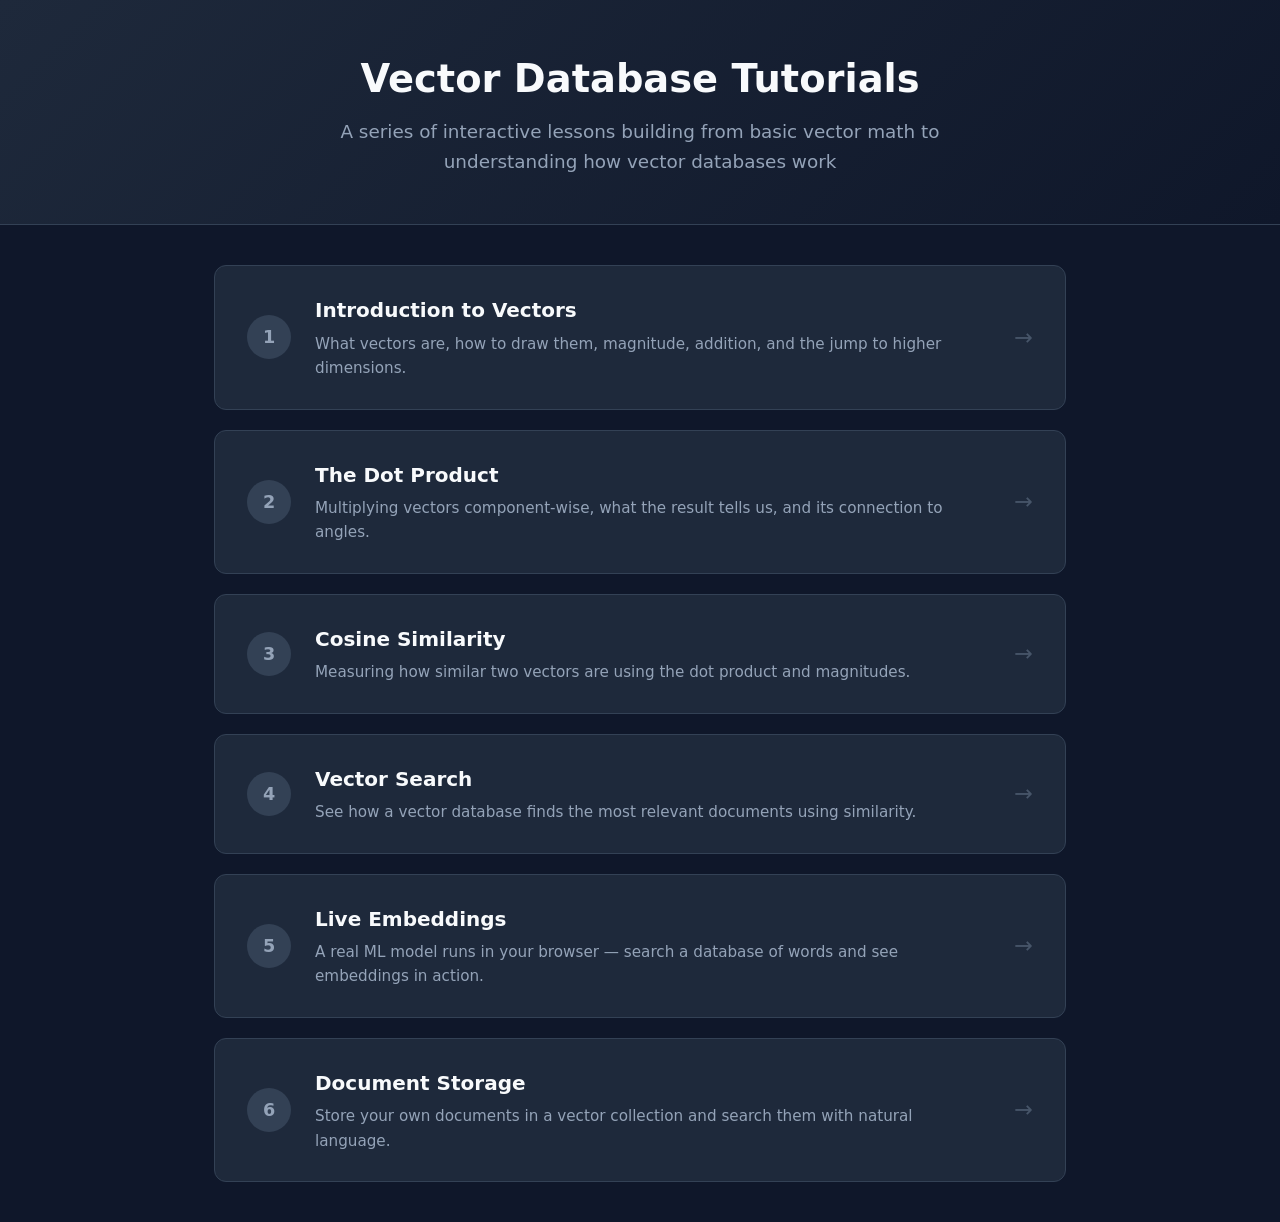
<file: index.html>
<!DOCTYPE html>
<html lang="en">
<head>
    <meta charset="UTF-8">
    <meta name="viewport" content="width=device-width, initial-scale=1.0">
    <title>Vector Database Tutorials</title>
    <style>
        *, *::before, *::after {
            box-sizing: border-box;
            margin: 0;
            padding: 0;
        }

        body {
            font-family: 'Segoe UI', system-ui, -apple-system, sans-serif;
            background: #0f172a;
            color: #e2e8f0;
            line-height: 1.6;
            min-height: 100vh;
        }

        header {
            background: linear-gradient(135deg, #1e293b, #0f172a);
            border-bottom: 1px solid #334155;
            padding: 3rem 2rem;
            text-align: center;
        }

        header h1 {
            font-size: 2.4rem;
            color: #f8fafc;
            margin-bottom: 0.5rem;
        }

        header p {
            color: #94a3b8;
            font-size: 1.15rem;
            max-width: 600px;
            margin: 0 auto;
        }

        main {
            max-width: 900px;
            margin: 0 auto;
            padding: 2.5rem 1.5rem;
        }

        .cards {
            display: grid;
            grid-template-columns: 1fr;
            gap: 1.25rem;
        }

        .card {
            background: #1e293b;
            border: 1px solid #334155;
            border-radius: 12px;
            padding: 1.75rem 2rem;
            text-decoration: none;
            color: inherit;
            display: grid;
            grid-template-columns: auto 1fr auto;
            align-items: center;
            gap: 1.5rem;
            transition: border-color 0.25s, transform 0.2s, box-shadow 0.25s;
        }

        .card:hover {
            border-color: #38bdf8;
            transform: translateY(-2px);
            box-shadow: 0 4px 24px rgba(56, 189, 248, 0.08);
        }

        .card-number {
            background: #334155;
            color: #94a3b8;
            font-weight: 700;
            font-size: 1.1rem;
            width: 44px;
            height: 44px;
            display: flex;
            align-items: center;
            justify-content: center;
            border-radius: 50%;
            flex-shrink: 0;
        }

        .card:hover .card-number {
            background: #38bdf8;
            color: #0f172a;
        }

        .card-body h2 {
            font-size: 1.25rem;
            color: #f8fafc;
            margin-bottom: 0.35rem;
        }

        .card-body p {
            color: #94a3b8;
            font-size: 0.95rem;
            margin: 0;
        }

        .card-arrow {
            color: #475569;
            font-size: 1.4rem;
            transition: color 0.2s, transform 0.2s;
        }

        .card:hover .card-arrow {
            color: #38bdf8;
            transform: translateX(4px);
        }

        .card.coming-soon {
            opacity: 0.45;
            pointer-events: none;
        }

        .card.coming-soon .card-body h2::after {
            content: 'Coming Soon';
            font-size: 0.7rem;
            font-weight: 600;
            color: #94a3b8;
            background: #334155;
            padding: 0.15rem 0.5rem;
            border-radius: 20px;
            margin-left: 0.75rem;
            vertical-align: middle;
        }

        @media (max-width: 600px) {
            .card {
                grid-template-columns: auto 1fr;
                gap: 1rem;
            }
            .card-arrow {
                display: none;
            }
            header h1 {
                font-size: 1.8rem;
            }
        }
    </style>
</head>
<body>

<header>
    <h1>Vector Database Tutorials</h1>
    <p>A series of interactive lessons building from basic vector math to understanding how vector databases work</p>
</header>

<main>
    <div class="cards">
        <a href="vectors.html" class="card">
            <div class="card-number">1</div>
            <div class="card-body">
                <h2>Introduction to Vectors</h2>
                <p>What vectors are, how to draw them, magnitude, addition, and the jump to higher dimensions.</p>
            </div>
            <div class="card-arrow">&rarr;</div>
        </a>

        <a href="dot-product.html" class="card">
            <div class="card-number">2</div>
            <div class="card-body">
                <h2>The Dot Product</h2>
                <p>Multiplying vectors component-wise, what the result tells us, and its connection to angles.</p>
            </div>
            <div class="card-arrow">&rarr;</div>
        </a>

        <a href="cosine-similarity.html" class="card">
            <div class="card-number">3</div>
            <div class="card-body">
                <h2>Cosine Similarity</h2>
                <p>Measuring how similar two vectors are using the dot product and magnitudes.</p>
            </div>
            <div class="card-arrow">&rarr;</div>
        </a>

        <a href="vector-search.html" class="card">
            <div class="card-number">4</div>
            <div class="card-body">
                <h2>Vector Search</h2>
                <p>See how a vector database finds the most relevant documents using similarity.</p>
            </div>
            <div class="card-arrow">&rarr;</div>
        </a>

        <a href="embeddings.html" class="card">
            <div class="card-number">5</div>
            <div class="card-body">
                <h2>Live Embeddings</h2>
                <p>A real ML model runs in your browser &mdash; search a database of words and see embeddings in action.</p>
            </div>
            <div class="card-arrow">&rarr;</div>
        </a>

        <a href="document-storage.html" class="card">
            <div class="card-number">6</div>
            <div class="card-body">
                <h2>Document Storage</h2>
                <p>Store your own documents in a vector collection and search them with natural language.</p>
            </div>
            <div class="card-arrow">&rarr;</div>
        </a>
    </div>
</main>

</body>
</html>
</file>
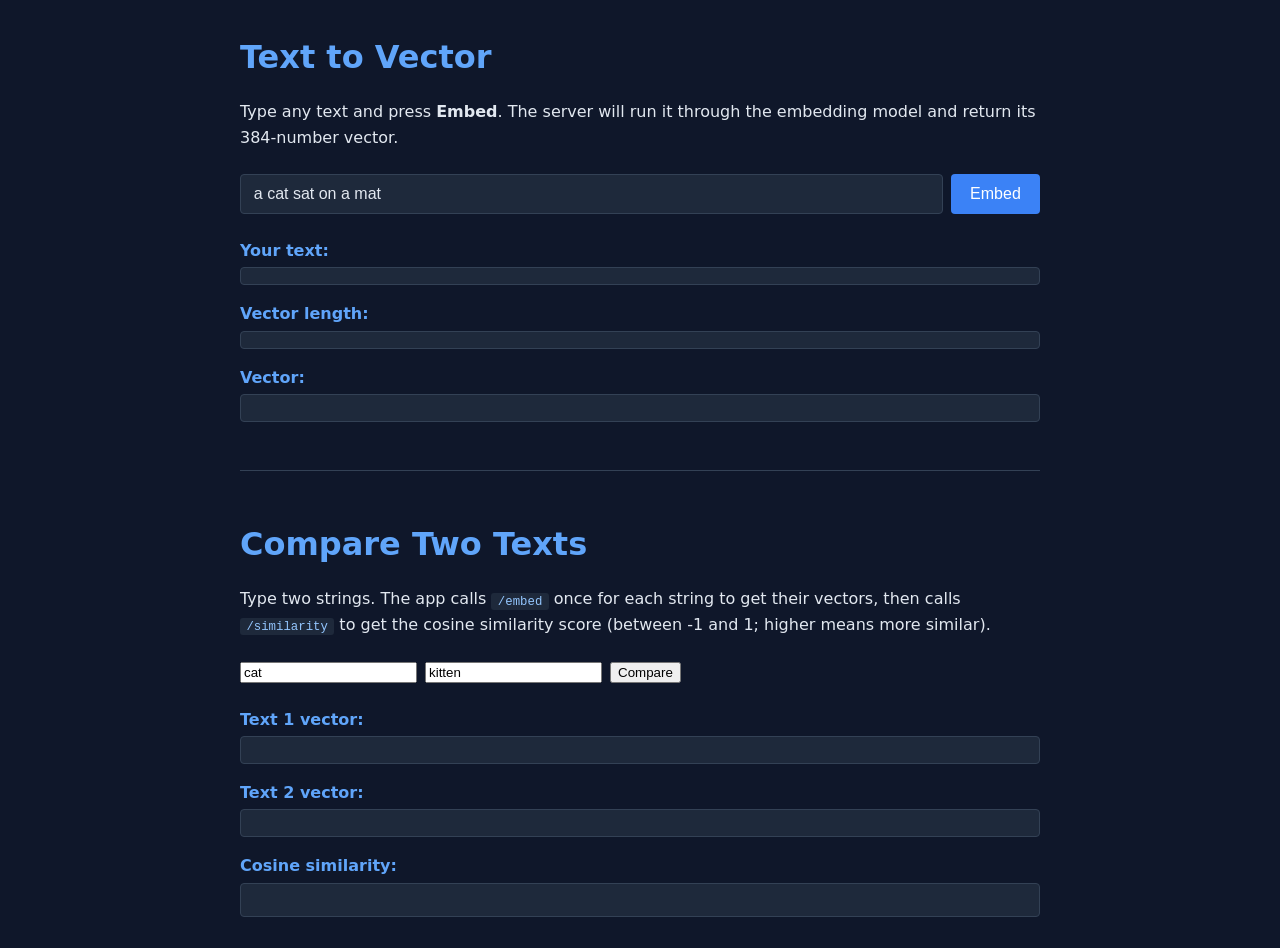
<file: app/static/index.html>
<!DOCTYPE html>
<html lang="en">
<head>
  <meta charset="UTF-8">
  <title>Text to Vector</title>
  <link rel="stylesheet" href="style.css">
</head>
<body>
  <h1>Text to Vector</h1>
  <p>Type any text and press <strong>Embed</strong>. The server will run it through the embedding model and return its 384-number vector.</p>

  <div class="controls">
    <input type="text" id="text-input" value="a cat sat on a mat">
    <button id="embed-button">Embed</button>
  </div>

  <div class="result">
    <div class="label">Your text:</div>
    <div id="text-out"></div>

    <div class="label">Vector length:</div>
    <div id="length-out"></div>

    <div class="label">Vector:</div>
    <pre id="vector-out"></pre>
  </div>

  <hr>

  <h1>Compare Two Texts</h1>
  <p>Type two strings. The app calls <code>/embed</code> once for each string to get their vectors, then calls <code>/similarity</code> to get the cosine similarity score (between -1 and 1; higher means more similar).</p>

  <div class="controls">
    <input type="text" id="text1-input" value="cat">
    <input type="text" id="text2-input" value="kitten">
    <button id="compare-button">Compare</button>
  </div>

  <div class="result">
    <div class="label">Text 1 vector:</div>
    <pre id="vector1-out" class="vector-display"></pre>

    <div class="label">Text 2 vector:</div>
    <pre id="vector2-out" class="vector-display"></pre>

    <div class="label">Cosine similarity:</div>
    <div id="similarity-out" class="score"></div>
  </div>

  <script src="script.js"></script>
</body>
</html>
</file>
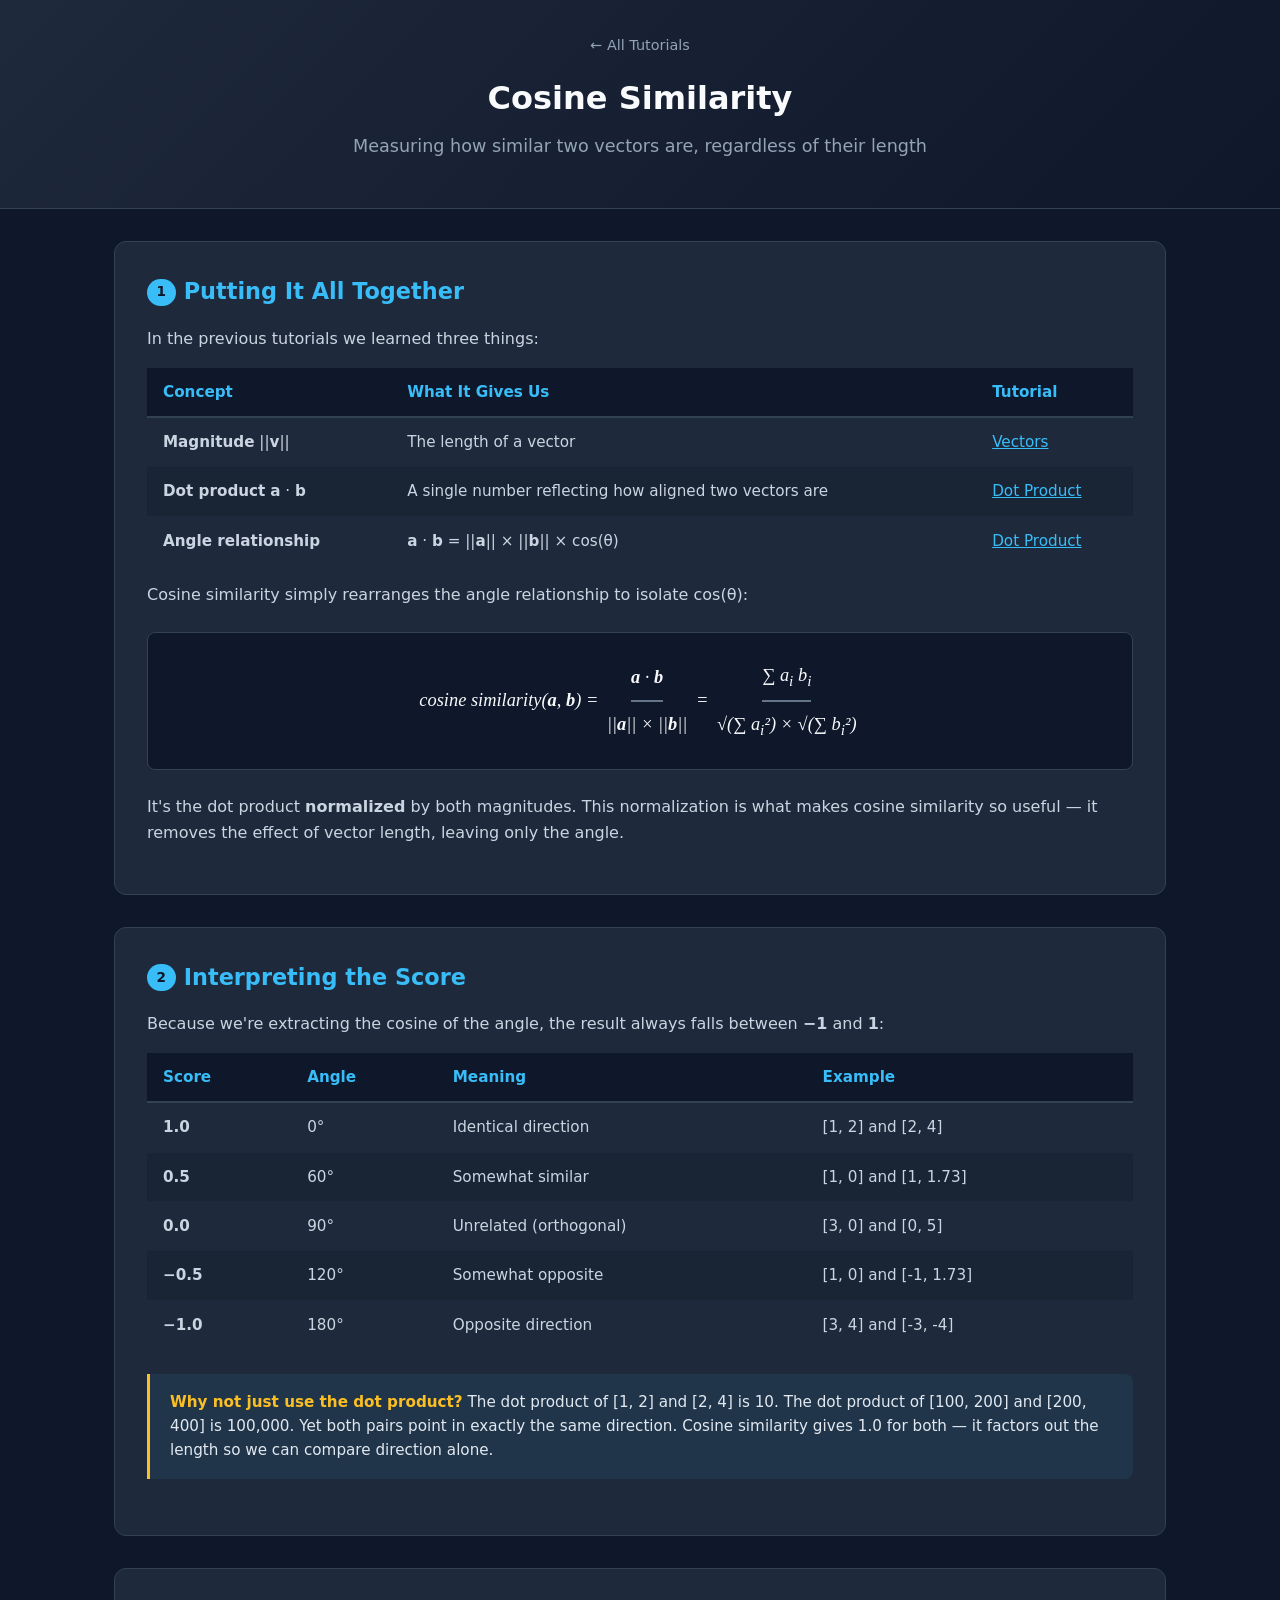
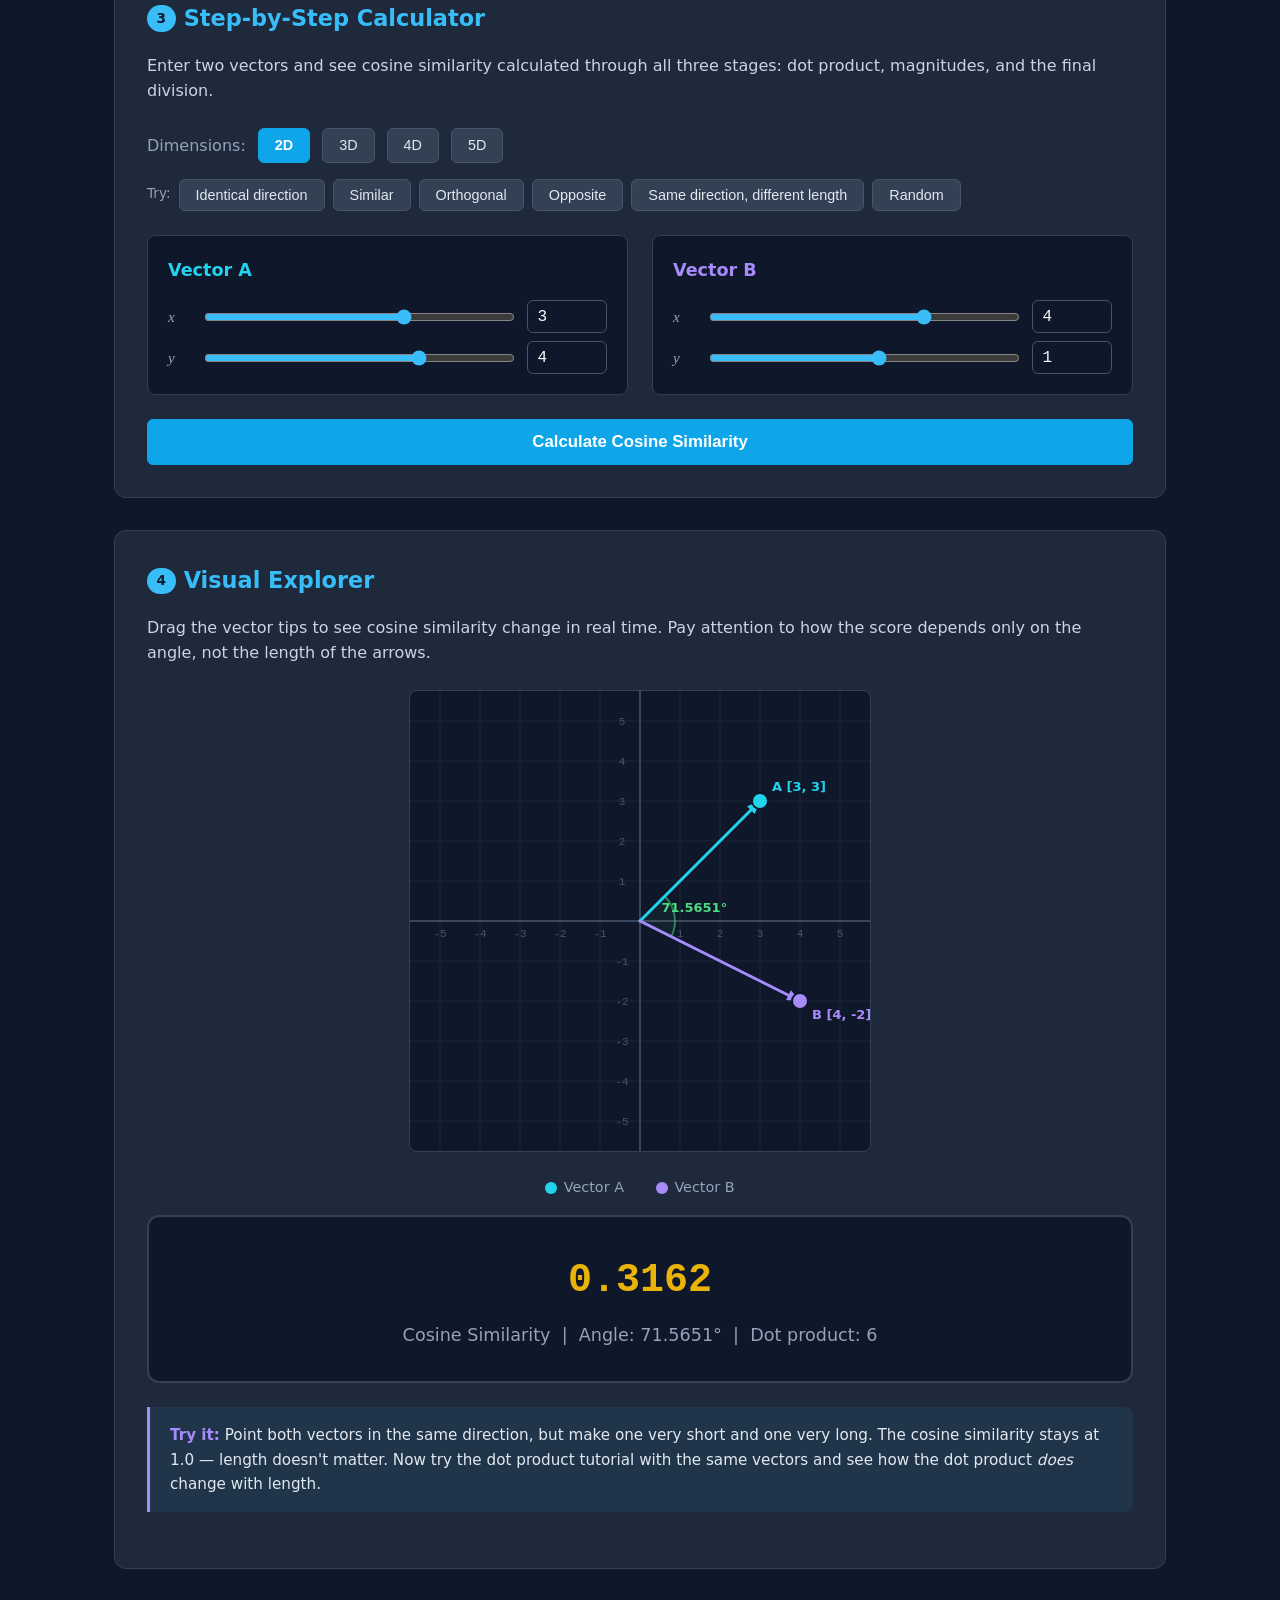
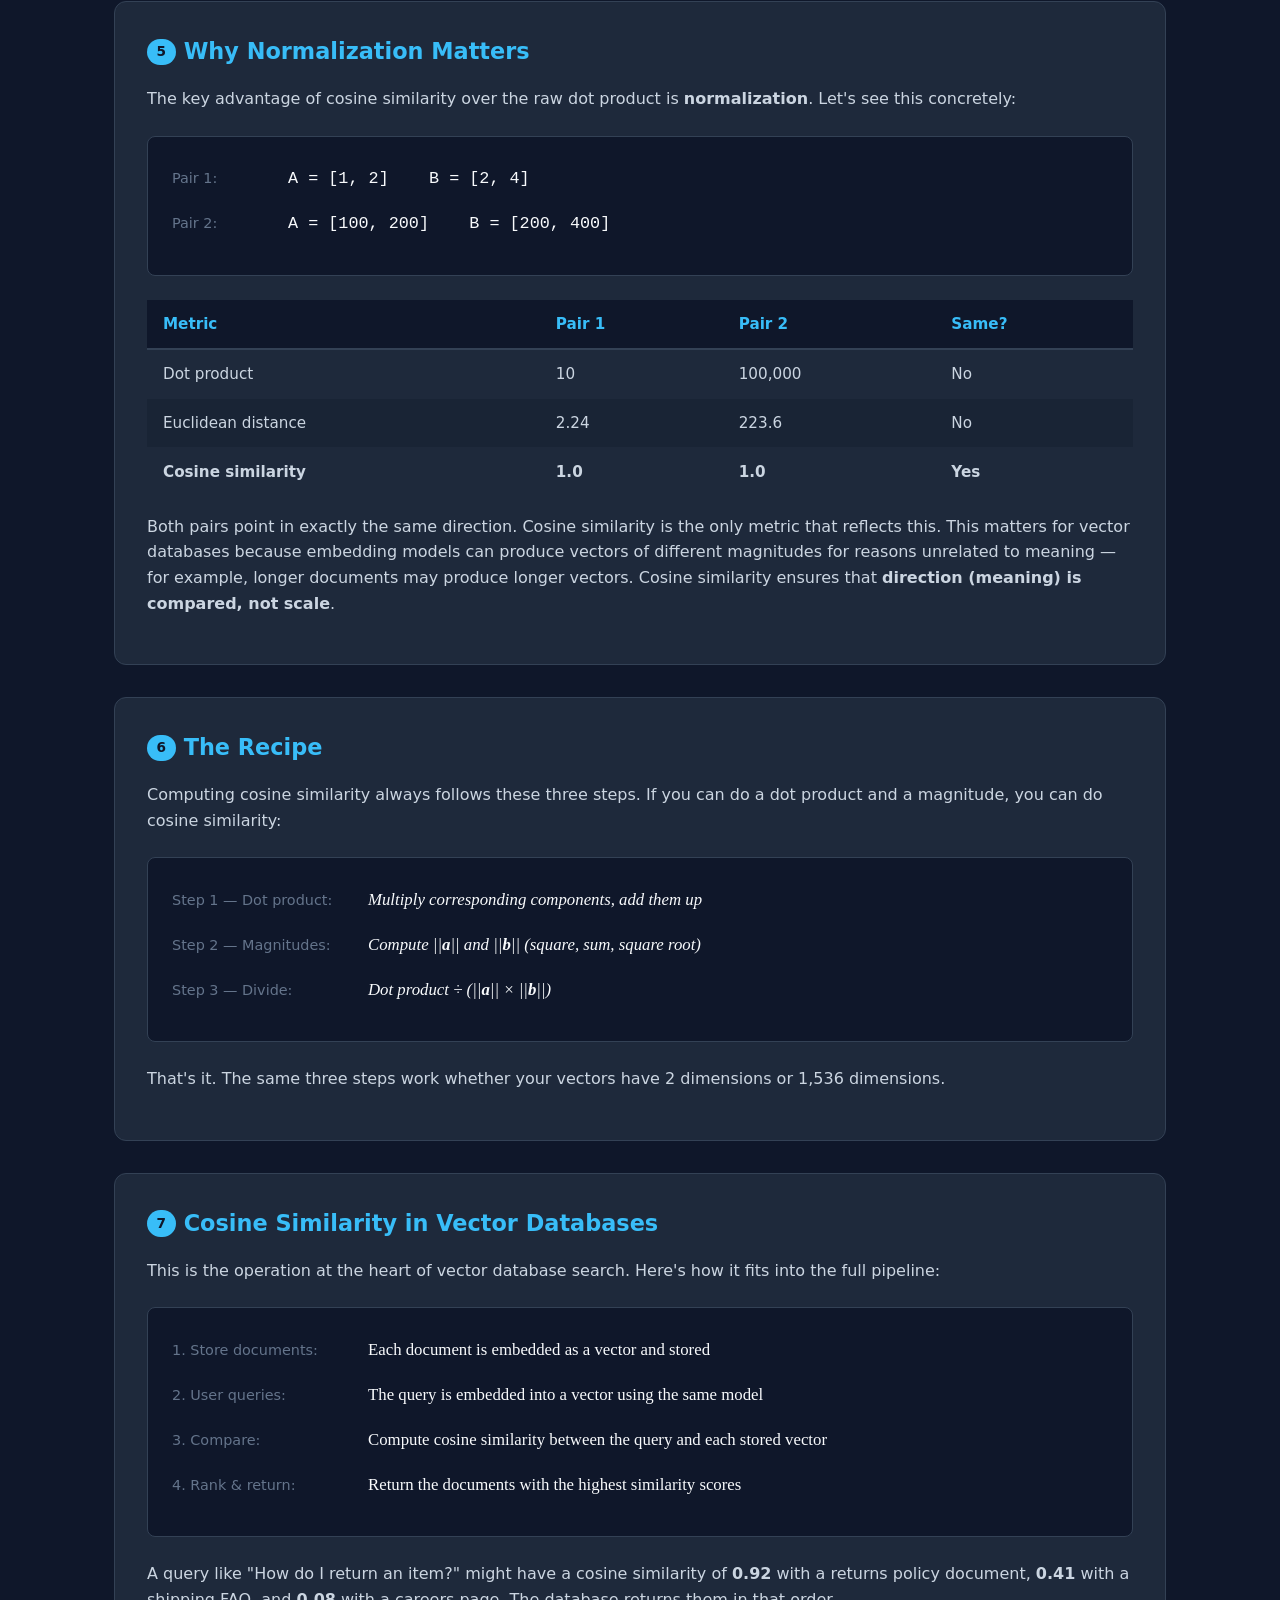
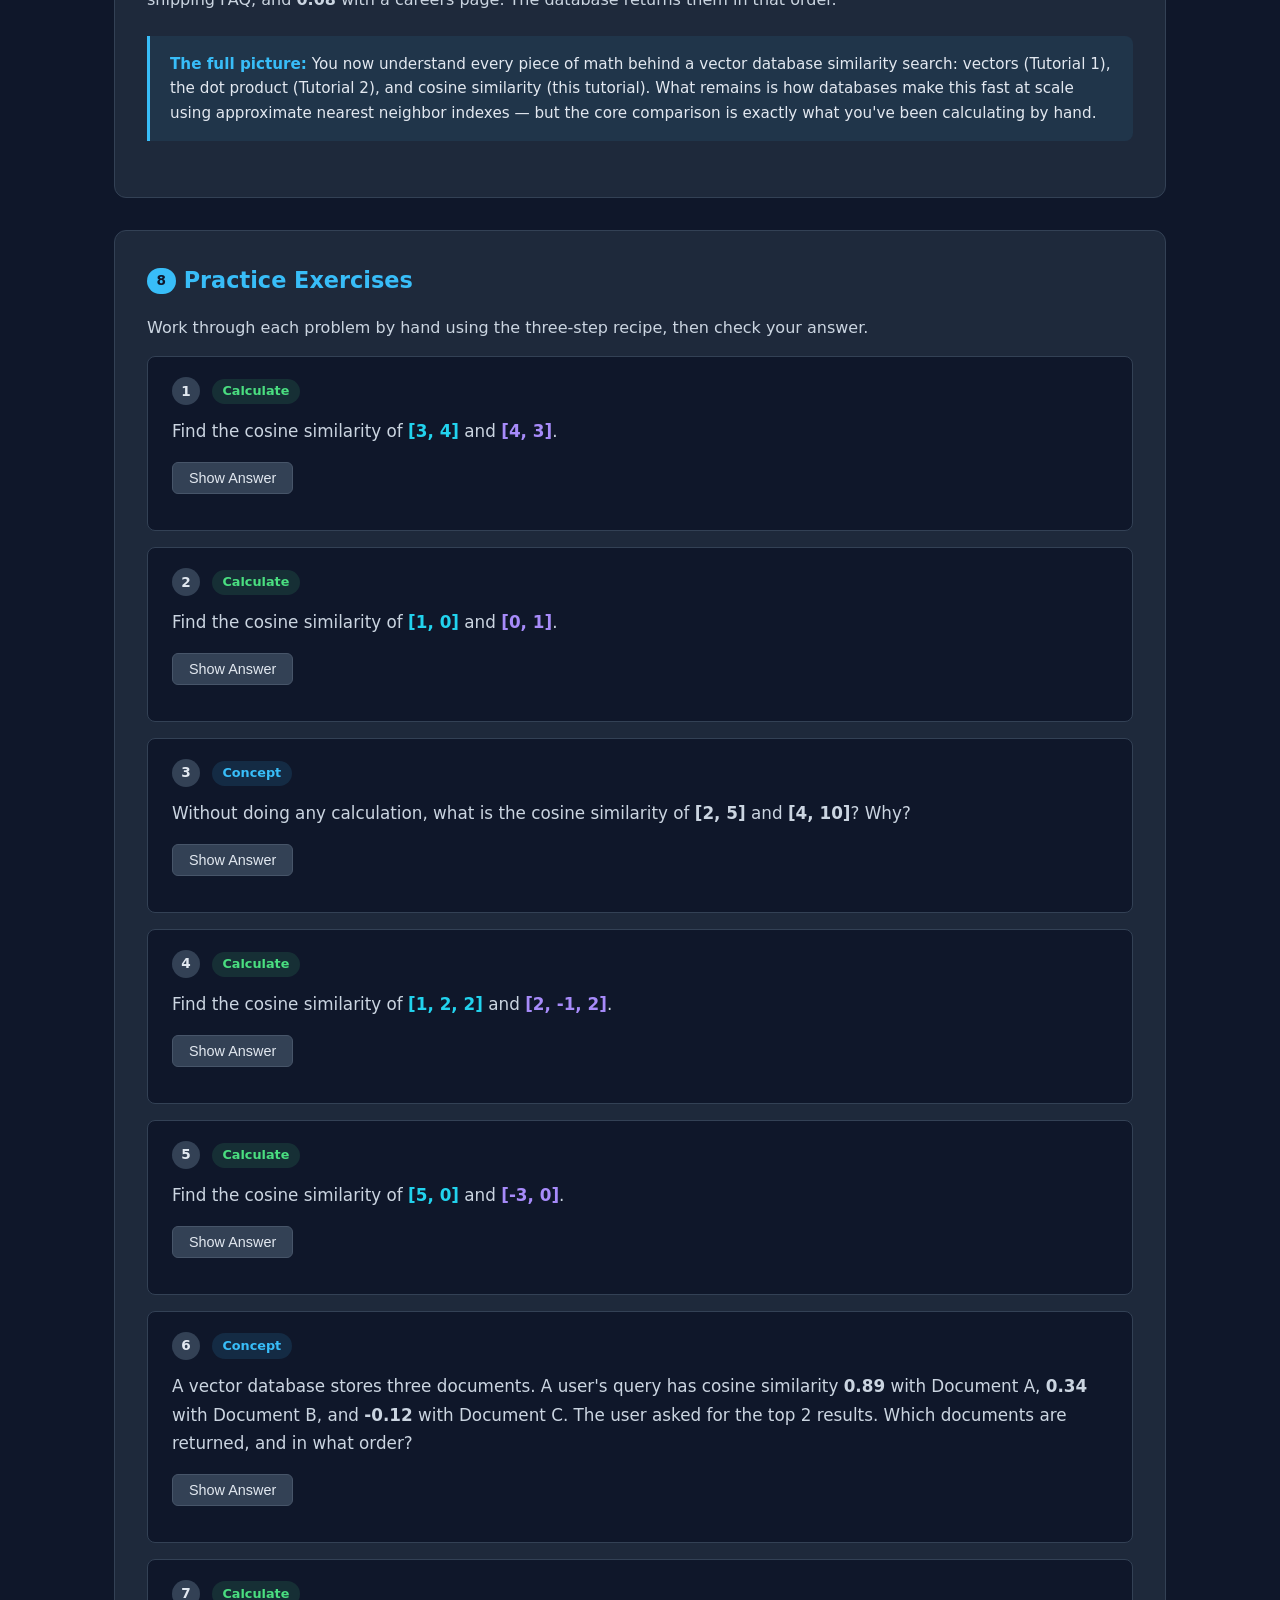
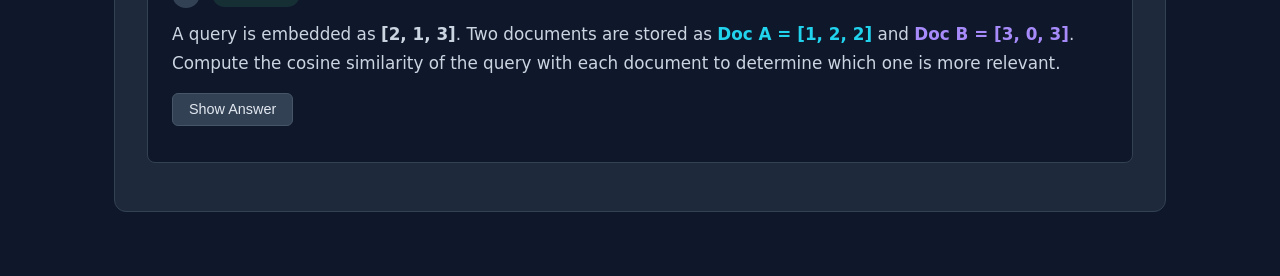
<file: cosine-similarity.html>
<!DOCTYPE html>
<html lang="en">
<head>
    <meta charset="UTF-8">
    <meta name="viewport" content="width=device-width, initial-scale=1.0">
    <title>Cosine Similarity</title>
    <style>
        *, *::before, *::after {
            box-sizing: border-box;
            margin: 0;
            padding: 0;
        }

        body {
            font-family: 'Segoe UI', system-ui, -apple-system, sans-serif;
            background: #0f172a;
            color: #e2e8f0;
            line-height: 1.6;
        }

        header {
            background: linear-gradient(135deg, #1e293b, #0f172a);
            border-bottom: 1px solid #334155;
            padding: 2rem;
            text-align: center;
        }

        header h1 {
            font-size: 2rem;
            color: #f8fafc;
            margin-bottom: 0.5rem;
        }

        header p {
            color: #94a3b8;
            font-size: 1.1rem;
        }

        .back-link {
            display: inline-block;
            color: #94a3b8;
            text-decoration: none;
            font-size: 0.9rem;
            margin-bottom: 1rem;
            transition: color 0.2s;
        }

        .back-link:hover {
            color: #e2e8f0;
        }

        main {
            max-width: 1100px;
            margin: 0 auto;
            padding: 2rem 1.5rem;
        }

        section {
            background: #1e293b;
            border: 1px solid #334155;
            border-radius: 12px;
            padding: 2rem;
            margin-bottom: 2rem;
        }

        section h2 {
            color: #38bdf8;
            font-size: 1.4rem;
            margin-bottom: 1rem;
            display: flex;
            align-items: center;
            gap: 0.5rem;
        }

        section h2 .step {
            background: #38bdf8;
            color: #0f172a;
            font-size: 0.85rem;
            font-weight: 700;
            padding: 0.15rem 0.6rem;
            border-radius: 20px;
        }

        p {
            margin-bottom: 1rem;
            color: #cbd5e1;
        }

        .callout {
            background: rgba(56, 189, 248, 0.08);
            border-left: 3px solid #38bdf8;
            border-radius: 0 8px 8px 0;
            padding: 1rem 1.25rem;
            margin: 1.5rem 0;
            font-size: 0.95rem;
        }

        .callout strong {
            color: #38bdf8;
        }

        .callout.try {
            border-left-color: #a78bfa;
        }

        .callout.try strong {
            color: #a78bfa;
        }

        .callout.warn {
            border-left-color: #fbbf24;
        }

        .callout.warn strong {
            color: #fbbf24;
        }

        .formula-block {
            background: #0f172a;
            border: 1px solid #334155;
            border-radius: 8px;
            padding: 1.5rem;
            margin: 1.5rem 0;
            text-align: center;
            font-size: 1.15rem;
            overflow-x: auto;
        }

        .formula-block .formula {
            font-family: 'Georgia', serif;
            font-style: italic;
            color: #f8fafc;
            line-height: 2;
        }

        .fraction {
            display: inline-flex;
            flex-direction: column;
            align-items: center;
            vertical-align: middle;
            margin: 0 0.25rem;
        }

        .fraction .num {
            border-bottom: 2px solid #64748b;
            padding-bottom: 4px;
            margin-bottom: 4px;
        }

        .notation-block {
            background: #0f172a;
            border: 1px solid #334155;
            border-radius: 8px;
            padding: 1.5rem;
            margin: 1.5rem 0;
            font-size: 1.05rem;
            line-height: 2.2;
        }

        .notation-block .notation-row {
            display: flex;
            align-items: center;
            gap: 1rem;
            margin-bottom: 0.5rem;
        }

        .notation-block .notation-label {
            color: #64748b;
            min-width: 180px;
            font-size: 0.9rem;
        }

        .notation-block .notation-value {
            font-family: 'Georgia', serif;
            font-style: italic;
            color: #f8fafc;
        }

        .viz-container {
            display: flex;
            justify-content: center;
            margin: 1.5rem 0;
        }

        canvas {
            background: #0f172a;
            border: 1px solid #334155;
            border-radius: 8px;
        }

        .viz-legend {
            display: flex;
            justify-content: center;
            gap: 2rem;
            margin-top: 0.75rem;
            font-size: 0.9rem;
            color: #94a3b8;
        }

        .viz-legend span {
            display: flex;
            align-items: center;
            gap: 0.4rem;
        }

        .legend-dot {
            width: 12px;
            height: 12px;
            border-radius: 50%;
        }

        .controls {
            display: flex;
            flex-wrap: wrap;
            gap: 1rem;
            margin: 1.25rem 0;
            align-items: center;
        }

        .control-group {
            display: flex;
            align-items: center;
            gap: 0.5rem;
        }

        .control-group label {
            color: #94a3b8;
            font-size: 0.9rem;
            min-width: fit-content;
        }

        input[type="number"] {
            background: #0f172a;
            border: 1px solid #475569;
            border-radius: 6px;
            color: #f8fafc;
            padding: 0.4rem 0.6rem;
            font-size: 1rem;
            font-family: 'Courier New', monospace;
            width: 70px;
            outline: none;
            transition: border-color 0.2s;
        }

        input[type="number"]:focus {
            border-color: #38bdf8;
        }

        input[type="range"] {
            accent-color: #38bdf8;
            width: 120px;
        }

        button {
            background: #334155;
            color: #e2e8f0;
            border: 1px solid #475569;
            border-radius: 6px;
            padding: 0.45rem 1rem;
            font-size: 0.9rem;
            cursor: pointer;
            transition: all 0.2s;
        }

        button:hover {
            background: #475569;
            border-color: #64748b;
        }

        button.primary {
            background: #0ea5e9;
            border-color: #0ea5e9;
            color: #fff;
            font-weight: 600;
        }

        button.primary:hover {
            background: #0284c7;
        }

        .info-row {
            display: flex;
            flex-wrap: wrap;
            gap: 1.5rem;
            margin: 1rem 0;
            font-family: 'Courier New', monospace;
            font-size: 0.95rem;
        }

        .info-item {
            background: #0f172a;
            border: 1px solid #334155;
            border-radius: 8px;
            padding: 0.75rem 1rem;
            display: flex;
            align-items: center;
            gap: 0.5rem;
        }

        .info-label {
            color: #64748b;
            font-family: 'Segoe UI', system-ui, sans-serif;
            font-size: 0.85rem;
        }

        .info-value {
            color: #f8fafc;
            font-weight: 600;
        }

        .vec-color-a { color: #22d3ee; }
        .vec-color-b { color: #a78bfa; }
        .dot-color { color: #fbbf24; }
        .mag-a-color { color: #22d3ee; }
        .mag-b-color { color: #a78bfa; }
        .result-color { color: #4ade80; }

        .calc-steps {
            background: #0f172a;
            border: 1px solid #334155;
            border-radius: 8px;
            padding: 1.5rem;
            margin: 1.5rem 0;
            font-family: 'Courier New', monospace;
            font-size: 0.95rem;
            line-height: 2;
        }

        .calc-steps .calc-label {
            color: #64748b;
            font-family: 'Segoe UI', system-ui, sans-serif;
            font-size: 0.85rem;
            margin-top: 0.75rem;
            margin-bottom: 0.25rem;
        }

        .calc-steps .calc-label:first-child {
            margin-top: 0;
        }

        .calc-steps .calc-line {
            color: #f8fafc;
            padding-left: 1rem;
        }

        .comparison-table {
            width: 100%;
            border-collapse: collapse;
            margin: 1rem 0;
            font-size: 0.95rem;
        }

        .comparison-table th {
            background: #0f172a;
            color: #38bdf8;
            padding: 0.75rem 1rem;
            text-align: left;
            border-bottom: 2px solid #334155;
        }

        .comparison-table td {
            padding: 0.75rem 1rem;
            border-bottom: 1px solid #1e293b;
            color: #cbd5e1;
        }

        .comparison-table tr:nth-child(even) td {
            background: rgba(15, 23, 42, 0.3);
        }

        /* Result display */
        .result-display {
            text-align: center;
            padding: 2rem;
            margin: 1.5rem 0;
            background: #0f172a;
            border: 2px solid #334155;
            border-radius: 12px;
        }

        .result-score {
            font-size: 3.5rem;
            font-weight: 700;
            margin-bottom: 0.5rem;
            font-family: 'Courier New', monospace;
        }

        .result-label {
            font-size: 1.1rem;
            color: #94a3b8;
        }

        .result-interpretation {
            margin-top: 1rem;
            padding: 0.75rem 1.25rem;
            border-radius: 8px;
            display: inline-block;
            font-weight: 600;
        }

        /* Similarity scale */
        .scale-bar {
            margin: 1.5rem 0;
        }

        .scale-track {
            position: relative;
            height: 36px;
            border-radius: 18px;
            background: linear-gradient(to right, #ef4444, #f97316, #eab308, #22c55e, #10b981);
            margin-bottom: 0.5rem;
        }

        .scale-marker {
            position: absolute;
            top: -8px;
            width: 4px;
            height: 52px;
            background: #fff;
            border-radius: 2px;
            transform: translateX(-50%);
            transition: left 0.4s ease;
            box-shadow: 0 0 8px rgba(255,255,255,0.5);
        }

        .scale-labels {
            display: flex;
            justify-content: space-between;
            font-size: 0.8rem;
            color: #64748b;
        }

        /* Dimension switcher */
        .dim-controls {
            display: flex;
            gap: 0.75rem;
            margin: 1.5rem 0 1rem;
            flex-wrap: wrap;
        }

        .vector-playground {
            display: grid;
            grid-template-columns: 1fr 1fr;
            gap: 1.5rem;
            margin: 1.5rem 0;
        }

        @media (max-width: 700px) {
            .vector-playground {
                grid-template-columns: 1fr;
            }
        }

        .vector-card {
            background: #0f172a;
            border: 1px solid #334155;
            border-radius: 8px;
            padding: 1.25rem;
        }

        .vector-card h3 {
            margin-bottom: 1rem;
            font-size: 1.1rem;
        }

        .vector-card.vec-a h3 { color: #22d3ee; }
        .vector-card.vec-b h3 { color: #a78bfa; }

        .dim-inputs {
            display: flex;
            flex-direction: column;
            gap: 0.5rem;
        }

        .dim-row {
            display: flex;
            align-items: center;
            gap: 0.75rem;
        }

        .dim-row label {
            font-family: 'Georgia', serif;
            font-style: italic;
            font-size: 0.95rem;
            color: #94a3b8;
            min-width: 1.5rem;
        }

        .dim-row input[type="number"] {
            flex: 1;
        }

        .dim-row input[type="range"] {
            flex: 2;
        }

        .presets {
            display: flex;
            flex-wrap: wrap;
            gap: 0.5rem;
            margin: 1rem 0;
        }

        .presets button.active {
            background: #0ea5e9;
            border-color: #0ea5e9;
            color: #fff;
        }

        /* Exercises */
        .exercise {
            background: #0f172a;
            border: 1px solid #334155;
            border-radius: 8px;
            padding: 1.25rem 1.5rem;
            margin-bottom: 1rem;
        }

        .exercise-header {
            display: flex;
            align-items: center;
            gap: 0.75rem;
            margin-bottom: 0.75rem;
        }

        .exercise-number {
            background: #334155;
            color: #e2e8f0;
            font-weight: 700;
            font-size: 0.85rem;
            width: 28px;
            height: 28px;
            display: flex;
            align-items: center;
            justify-content: center;
            border-radius: 50%;
        }

        .exercise-type {
            font-size: 0.8rem;
            font-weight: 600;
            padding: 0.15rem 0.65rem;
            border-radius: 20px;
        }

        .exercise-type.calc-type {
            background: rgba(74, 222, 128, 0.12);
            color: #4ade80;
        }

        .exercise-type.concept-type {
            background: rgba(56, 189, 248, 0.12);
            color: #38bdf8;
        }

        .exercise-prompt {
            color: #cbd5e1;
            margin-bottom: 1rem;
            font-size: 1.05rem;
            line-height: 1.7;
        }

        .exercise-answer {
            margin-top: 1rem;
            overflow: hidden;
            max-height: 0;
            opacity: 0;
            transition: max-height 0.4s ease, opacity 0.3s ease;
        }

        .exercise-answer.visible {
            max-height: 600px;
            opacity: 1;
        }

        .exercise button.active {
            background: #475569;
            border-color: #64748b;
        }
    </style>
</head>
<body>

<header>
    <a href="index.html" class="back-link">&larr; All Tutorials</a>
    <h1>Cosine Similarity</h1>
    <p>Measuring how similar two vectors are, regardless of their length</p>
</header>

<main>

    <!-- Section 1: Building on what we know -->
    <section>
        <h2><span class="step">1</span> Putting It All Together</h2>
        <p>
            In the previous tutorials we learned three things:
        </p>
        <table class="comparison-table">
            <thead>
                <tr><th>Concept</th><th>What It Gives Us</th><th>Tutorial</th></tr>
            </thead>
            <tbody>
                <tr>
                    <td><strong>Magnitude</strong> ||<b>v</b>||</td>
                    <td>The length of a vector</td>
                    <td><a href="vectors.html" style="color: #38bdf8;">Vectors</a></td>
                </tr>
                <tr>
                    <td><strong>Dot product</strong> <b>a</b> &middot; <b>b</b></td>
                    <td>A single number reflecting how aligned two vectors are</td>
                    <td><a href="dot-product.html" style="color: #38bdf8;">Dot Product</a></td>
                </tr>
                <tr>
                    <td><strong>Angle relationship</strong></td>
                    <td><b>a</b> &middot; <b>b</b> = ||<b>a</b>|| &times; ||<b>b</b>|| &times; cos(&theta;)</td>
                    <td><a href="dot-product.html" style="color: #38bdf8;">Dot Product</a></td>
                </tr>
            </tbody>
        </table>
        <p>
            Cosine similarity simply rearranges the angle relationship to isolate cos(&theta;):
        </p>
        <div class="formula-block">
            <div class="formula">
                cosine similarity(<b>a</b>, <b>b</b>) =
                <span class="fraction">
                    <span class="num"><b>a</b> &middot; <b>b</b></span>
                    <span class="den">||<b>a</b>|| &times; ||<b>b</b>||</span>
                </span>
                =
                <span class="fraction">
                    <span class="num">&sum; a<sub>i</sub> b<sub>i</sub></span>
                    <span class="den">&radic;(&sum; a<sub>i</sub>&sup2;) &times; &radic;(&sum; b<sub>i</sub>&sup2;)</span>
                </span>
            </div>
        </div>
        <p>
            It's the dot product <strong>normalized</strong> by both magnitudes. This
            normalization is what makes cosine similarity so useful &mdash; it removes
            the effect of vector length, leaving only the angle.
        </p>
    </section>

    <!-- Section 2: What the score means -->
    <section>
        <h2><span class="step">2</span> Interpreting the Score</h2>
        <p>
            Because we're extracting the cosine of the angle, the result always falls
            between <strong>&minus;1</strong> and <strong>1</strong>:
        </p>
        <table class="comparison-table">
            <thead>
                <tr><th>Score</th><th>Angle</th><th>Meaning</th><th>Example</th></tr>
            </thead>
            <tbody>
                <tr>
                    <td><strong>1.0</strong></td>
                    <td>0&deg;</td>
                    <td>Identical direction</td>
                    <td>[1, 2] and [2, 4]</td>
                </tr>
                <tr>
                    <td><strong>0.5</strong></td>
                    <td>60&deg;</td>
                    <td>Somewhat similar</td>
                    <td>[1, 0] and [1, 1.73]</td>
                </tr>
                <tr>
                    <td><strong>0.0</strong></td>
                    <td>90&deg;</td>
                    <td>Unrelated (orthogonal)</td>
                    <td>[3, 0] and [0, 5]</td>
                </tr>
                <tr>
                    <td><strong>&minus;0.5</strong></td>
                    <td>120&deg;</td>
                    <td>Somewhat opposite</td>
                    <td>[1, 0] and [-1, 1.73]</td>
                </tr>
                <tr>
                    <td><strong>&minus;1.0</strong></td>
                    <td>180&deg;</td>
                    <td>Opposite direction</td>
                    <td>[3, 4] and [-3, -4]</td>
                </tr>
            </tbody>
        </table>

        <div class="callout warn">
            <strong>Why not just use the dot product?</strong> The dot product of [1, 2] and
            [2, 4] is 10. The dot product of [100, 200] and [200, 400] is 100,000. Yet both
            pairs point in exactly the same direction. Cosine similarity gives 1.0 for both
            &mdash; it factors out the length so we can compare direction alone.
        </div>
    </section>

    <!-- Section 3: Step-by-step calculator -->
    <section>
        <h2><span class="step">3</span> Step-by-Step Calculator</h2>
        <p>
            Enter two vectors and see cosine similarity calculated through all three
            stages: dot product, magnitudes, and the final division.
        </p>

        <div class="dim-controls">
            <label style="color: #94a3b8; line-height: 2.2;">Dimensions:</label>
            <button id="btn-2d" class="primary" onclick="setDimensions(2)">2D</button>
            <button id="btn-3d" onclick="setDimensions(3)">3D</button>
            <button id="btn-4d" onclick="setDimensions(4)">4D</button>
            <button id="btn-5d" onclick="setDimensions(5)">5D</button>
        </div>

        <div class="presets">
            <span style="color: #94a3b8; font-size: 0.85rem; line-height: 2.2;">Try:</span>
            <button onclick="loadPreset('identical')">Identical direction</button>
            <button onclick="loadPreset('similar')">Similar</button>
            <button onclick="loadPreset('orthogonal')">Orthogonal</button>
            <button onclick="loadPreset('opposite')">Opposite</button>
            <button onclick="loadPreset('scaled')">Same direction, different length</button>
            <button onclick="loadPreset('random')">Random</button>
        </div>

        <div class="vector-playground">
            <div class="vector-card vec-a">
                <h3>Vector A</h3>
                <div class="dim-inputs" id="inputs-a"></div>
            </div>
            <div class="vector-card vec-b">
                <h3>Vector B</h3>
                <div class="dim-inputs" id="inputs-b"></div>
            </div>
        </div>

        <button class="primary" onclick="calculate()" style="width: 100%; padding: 0.75rem; font-size: 1.05rem;">
            Calculate Cosine Similarity
        </button>

        <!-- Result -->
        <div class="result-display" id="result-display" style="display: none;">
            <div class="result-score" id="result-score">&mdash;</div>
            <div class="result-label">Cosine Similarity</div>
            <div class="scale-bar">
                <div class="scale-track">
                    <div class="scale-marker" id="scale-marker"></div>
                </div>
                <div class="scale-labels">
                    <span>&minus;1 (Opposite)</span>
                    <span>0 (Orthogonal)</span>
                    <span>+1 (Identical)</span>
                </div>
            </div>
            <div class="result-interpretation" id="result-interpretation"></div>
        </div>

        <!-- Step-by-step -->
        <div class="calc-steps" id="calc-steps" style="display: none;"></div>
    </section>

    <!-- Section 4: Visual explorer -->
    <section>
        <h2><span class="step">4</span> Visual Explorer</h2>
        <p>
            Drag the vector tips to see cosine similarity change in real time. Pay attention
            to how the score depends only on the angle, not the length of the arrows.
        </p>

        <div class="viz-container">
            <canvas id="viz-canvas" width="460" height="460"></canvas>
        </div>
        <div class="viz-legend">
            <span><span class="legend-dot" style="background: #22d3ee;"></span> Vector A</span>
            <span><span class="legend-dot" style="background: #a78bfa;"></span> Vector B</span>
        </div>

        <div class="result-display" id="viz-result" style="margin-top: 1rem;">
            <div class="result-score" id="viz-score" style="font-size: 2.5rem;">&mdash;</div>
            <div class="result-label">
                Cosine Similarity &nbsp;|&nbsp; Angle: <span id="viz-angle">&mdash;</span>&deg;
                &nbsp;|&nbsp; Dot product: <span id="viz-dot">&mdash;</span>
            </div>
        </div>

        <div class="callout try">
            <strong>Try it:</strong> Point both vectors in the same direction, but make one
            very short and one very long. The cosine similarity stays at 1.0 &mdash; length
            doesn't matter. Now try the dot product tutorial with the same vectors and see
            how the dot product <em>does</em> change with length.
        </div>
    </section>

    <!-- Section 5: Why normalization matters -->
    <section>
        <h2><span class="step">5</span> Why Normalization Matters</h2>
        <p>
            The key advantage of cosine similarity over the raw dot product is
            <strong>normalization</strong>. Let's see this concretely:
        </p>

        <div class="notation-block">
            <div class="notation-row">
                <span class="notation-label" style="min-width: 100px;">Pair 1:</span>
                <span class="notation-value" style="font-style: normal; font-family: 'Courier New', monospace;">
                    A = [1, 2] &nbsp;&nbsp; B = [2, 4]
                </span>
            </div>
            <div class="notation-row">
                <span class="notation-label" style="min-width: 100px;">Pair 2:</span>
                <span class="notation-value" style="font-style: normal; font-family: 'Courier New', monospace;">
                    A = [100, 200] &nbsp;&nbsp; B = [200, 400]
                </span>
            </div>
        </div>

        <table class="comparison-table">
            <thead>
                <tr><th>Metric</th><th>Pair 1</th><th>Pair 2</th><th>Same?</th></tr>
            </thead>
            <tbody>
                <tr>
                    <td>Dot product</td>
                    <td>10</td>
                    <td>100,000</td>
                    <td>No</td>
                </tr>
                <tr>
                    <td>Euclidean distance</td>
                    <td>2.24</td>
                    <td>223.6</td>
                    <td>No</td>
                </tr>
                <tr>
                    <td><strong>Cosine similarity</strong></td>
                    <td><strong>1.0</strong></td>
                    <td><strong>1.0</strong></td>
                    <td><strong>Yes</strong></td>
                </tr>
            </tbody>
        </table>

        <p>
            Both pairs point in exactly the same direction. Cosine similarity is the only
            metric that reflects this. This matters for vector databases because embedding
            models can produce vectors of different magnitudes for reasons unrelated to
            meaning &mdash; for example, longer documents may produce longer vectors. Cosine
            similarity ensures that <strong>direction (meaning) is compared, not scale</strong>.
        </p>
    </section>

    <!-- Section 6: The three steps in words -->
    <section>
        <h2><span class="step">6</span> The Recipe</h2>
        <p>
            Computing cosine similarity always follows these three steps. If you can do a
            dot product and a magnitude, you can do cosine similarity:
        </p>
        <div class="notation-block">
            <div class="notation-row">
                <span class="notation-label">Step 1 &mdash; Dot product:</span>
                <span class="notation-value">Multiply corresponding components, add them up</span>
            </div>
            <div class="notation-row">
                <span class="notation-label">Step 2 &mdash; Magnitudes:</span>
                <span class="notation-value">Compute ||<b>a</b>|| and ||<b>b</b>|| (square, sum, square root)</span>
            </div>
            <div class="notation-row">
                <span class="notation-label">Step 3 &mdash; Divide:</span>
                <span class="notation-value">Dot product &divide; (||<b>a</b>|| &times; ||<b>b</b>||)</span>
            </div>
        </div>
        <p>
            That's it. The same three steps work whether your vectors have 2 dimensions or
            1,536 dimensions.
        </p>
    </section>

    <!-- Section 7: Connection to vector databases -->
    <section>
        <h2><span class="step">7</span> Cosine Similarity in Vector Databases</h2>
        <p>
            This is the operation at the heart of vector database search. Here's how it fits
            into the full pipeline:
        </p>
        <div class="notation-block">
            <div class="notation-row">
                <span class="notation-label">1. Store documents:</span>
                <span class="notation-value" style="font-style: normal;">Each document is embedded as a vector and stored</span>
            </div>
            <div class="notation-row">
                <span class="notation-label">2. User queries:</span>
                <span class="notation-value" style="font-style: normal;">The query is embedded into a vector using the same model</span>
            </div>
            <div class="notation-row">
                <span class="notation-label">3. Compare:</span>
                <span class="notation-value" style="font-style: normal;">Compute cosine similarity between the query and each stored vector</span>
            </div>
            <div class="notation-row">
                <span class="notation-label">4. Rank &amp; return:</span>
                <span class="notation-value" style="font-style: normal;">Return the documents with the highest similarity scores</span>
            </div>
        </div>
        <p>
            A query like "How do I return an item?" might have a cosine similarity of
            <strong>0.92</strong> with a returns policy document, <strong>0.41</strong> with
            a shipping FAQ, and <strong>0.08</strong> with a careers page. The database returns
            them in that order.
        </p>
        <div class="callout">
            <strong>The full picture:</strong> You now understand every piece of math behind
            a vector database similarity search: vectors (Tutorial 1), the dot product
            (Tutorial 2), and cosine similarity (this tutorial). What remains is how databases
            make this fast at scale using approximate nearest neighbor indexes &mdash; but the
            core comparison is exactly what you've been calculating by hand.
        </div>
    </section>

    <!-- Section 8: Exercises -->
    <section>
        <h2><span class="step">8</span> Practice Exercises</h2>
        <p>
            Work through each problem by hand using the three-step recipe, then check your answer.
        </p>

        <div class="exercise" id="ex1">
            <div class="exercise-header">
                <span class="exercise-number">1</span>
                <span class="exercise-type calc-type">Calculate</span>
            </div>
            <div class="exercise-prompt">
                Find the cosine similarity of <strong class="vec-color-a">[3, 4]</strong>
                and <strong class="vec-color-b">[4, 3]</strong>.
            </div>
            <button onclick="toggleAnswer('ex1')">Show Answer</button>
            <div class="exercise-answer">
                <div class="calc-steps" style="margin: 0;">
                    <div class="calc-label">Step 1: Dot product</div>
                    <div class="calc-line">(3)(4) + (4)(3) = 12 + 12 = <span class="dot-color">24</span></div>
                    <div class="calc-label">Step 2: Magnitudes</div>
                    <div class="calc-line"><span class="mag-a-color">||A|| = &radic;(9 + 16) = &radic;25 = 5</span></div>
                    <div class="calc-line"><span class="mag-b-color">||B|| = &radic;(16 + 9) = &radic;25 = 5</span></div>
                    <div class="calc-label">Step 3: Divide</div>
                    <div class="calc-line"><span class="dot-color">24</span> / (<span class="mag-a-color">5</span> &times; <span class="mag-b-color">5</span>) = 24 / 25 = <span class="result-color">0.96</span></div>
                    <div class="calc-label">Interpretation:</div>
                    <div class="calc-line">Very similar &mdash; the vectors point in nearly the same direction.</div>
                </div>
            </div>
        </div>

        <div class="exercise" id="ex2">
            <div class="exercise-header">
                <span class="exercise-number">2</span>
                <span class="exercise-type calc-type">Calculate</span>
            </div>
            <div class="exercise-prompt">
                Find the cosine similarity of <strong class="vec-color-a">[1, 0]</strong>
                and <strong class="vec-color-b">[0, 1]</strong>.
            </div>
            <button onclick="toggleAnswer('ex2')">Show Answer</button>
            <div class="exercise-answer">
                <div class="calc-steps" style="margin: 0;">
                    <div class="calc-label">Step 1: Dot product</div>
                    <div class="calc-line">(1)(0) + (0)(1) = 0 + 0 = <span class="dot-color">0</span></div>
                    <div class="calc-label">Step 2: Magnitudes</div>
                    <div class="calc-line"><span class="mag-a-color">||A|| = &radic;(1 + 0) = 1</span></div>
                    <div class="calc-line"><span class="mag-b-color">||B|| = &radic;(0 + 1) = 1</span></div>
                    <div class="calc-label">Step 3: Divide</div>
                    <div class="calc-line"><span class="dot-color">0</span> / (<span class="mag-a-color">1</span> &times; <span class="mag-b-color">1</span>) = <span class="result-color">0</span></div>
                    <div class="calc-label">Interpretation:</div>
                    <div class="calc-line">Zero &mdash; the vectors are perpendicular (90&deg;). Completely unrelated directions.</div>
                </div>
            </div>
        </div>

        <div class="exercise" id="ex3">
            <div class="exercise-header">
                <span class="exercise-number">3</span>
                <span class="exercise-type concept-type">Concept</span>
            </div>
            <div class="exercise-prompt">
                Without doing any calculation, what is the cosine similarity of
                <strong>[2, 5]</strong> and <strong>[4, 10]</strong>? Why?
            </div>
            <button onclick="toggleAnswer('ex3')">Show Answer</button>
            <div class="exercise-answer">
                <div class="calc-steps" style="margin: 0;">
                    <div class="calc-label">Answer:</div>
                    <div class="calc-line"><span class="result-color">1.0</span></div>
                    <div class="calc-label">Why:</div>
                    <div class="calc-line">[4, 10] is exactly [2, 5] &times; 2. Multiplying a vector by a</div>
                    <div class="calc-line">scalar changes its length but not its direction. Since cosine</div>
                    <div class="calc-line">similarity only measures direction, the answer must be 1.0.</div>
                </div>
            </div>
        </div>

        <div class="exercise" id="ex4">
            <div class="exercise-header">
                <span class="exercise-number">4</span>
                <span class="exercise-type calc-type">Calculate</span>
            </div>
            <div class="exercise-prompt">
                Find the cosine similarity of <strong class="vec-color-a">[1, 2, 2]</strong>
                and <strong class="vec-color-b">[2, -1, 2]</strong>.
            </div>
            <button onclick="toggleAnswer('ex4')">Show Answer</button>
            <div class="exercise-answer">
                <div class="calc-steps" style="margin: 0;">
                    <div class="calc-label">Step 1: Dot product</div>
                    <div class="calc-line">(1)(2) + (2)(-1) + (2)(2) = 2 + (-2) + 4 = <span class="dot-color">4</span></div>
                    <div class="calc-label">Step 2: Magnitudes</div>
                    <div class="calc-line"><span class="mag-a-color">||A|| = &radic;(1 + 4 + 4) = &radic;9 = 3</span></div>
                    <div class="calc-line"><span class="mag-b-color">||B|| = &radic;(4 + 1 + 4) = &radic;9 = 3</span></div>
                    <div class="calc-label">Step 3: Divide</div>
                    <div class="calc-line"><span class="dot-color">4</span> / (<span class="mag-a-color">3</span> &times; <span class="mag-b-color">3</span>) = 4 / 9 &approx; <span class="result-color">0.4444</span></div>
                    <div class="calc-label">Interpretation:</div>
                    <div class="calc-line">Somewhat similar &mdash; the vectors share some directional alignment.</div>
                </div>
            </div>
        </div>

        <div class="exercise" id="ex5">
            <div class="exercise-header">
                <span class="exercise-number">5</span>
                <span class="exercise-type calc-type">Calculate</span>
            </div>
            <div class="exercise-prompt">
                Find the cosine similarity of <strong class="vec-color-a">[5, 0]</strong>
                and <strong class="vec-color-b">[-3, 0]</strong>.
            </div>
            <button onclick="toggleAnswer('ex5')">Show Answer</button>
            <div class="exercise-answer">
                <div class="calc-steps" style="margin: 0;">
                    <div class="calc-label">Step 1: Dot product</div>
                    <div class="calc-line">(5)(-3) + (0)(0) = -15 + 0 = <span class="dot-color">-15</span></div>
                    <div class="calc-label">Step 2: Magnitudes</div>
                    <div class="calc-line"><span class="mag-a-color">||A|| = &radic;(25 + 0) = 5</span></div>
                    <div class="calc-line"><span class="mag-b-color">||B|| = &radic;(9 + 0) = 3</span></div>
                    <div class="calc-label">Step 3: Divide</div>
                    <div class="calc-line"><span class="dot-color">-15</span> / (<span class="mag-a-color">5</span> &times; <span class="mag-b-color">3</span>) = -15 / 15 = <span class="result-color">-1.0</span></div>
                    <div class="calc-label">Interpretation:</div>
                    <div class="calc-line">Exactly opposite. These vectors point in perfectly opposite directions along the x-axis.</div>
                </div>
            </div>
        </div>

        <div class="exercise" id="ex6">
            <div class="exercise-header">
                <span class="exercise-number">6</span>
                <span class="exercise-type concept-type">Concept</span>
            </div>
            <div class="exercise-prompt">
                A vector database stores three documents. A user's query has cosine
                similarity <strong>0.89</strong> with Document A, <strong>0.34</strong>
                with Document B, and <strong>-0.12</strong> with Document C. The user
                asked for the top 2 results. Which documents are returned, and in what order?
            </div>
            <button onclick="toggleAnswer('ex6')">Show Answer</button>
            <div class="exercise-answer">
                <div class="calc-steps" style="margin: 0;">
                    <div class="calc-label">Answer:</div>
                    <div class="calc-line"><strong>Document A</strong> (0.89) is returned first, then <strong>Document B</strong> (0.34).</div>
                    <div class="calc-label">Reasoning:</div>
                    <div class="calc-line">Higher cosine similarity = more relevant. The database ranks by</div>
                    <div class="calc-line">similarity score descending and returns the top k results.</div>
                    <div class="calc-line">Document C (-0.12) is not returned because the user only asked</div>
                    <div class="calc-line">for 2 results, and its negative score suggests it points in a</div>
                    <div class="calc-line">different direction from the query anyway.</div>
                </div>
            </div>
        </div>

        <div class="exercise" id="ex7">
            <div class="exercise-header">
                <span class="exercise-number">7</span>
                <span class="exercise-type calc-type">Calculate</span>
            </div>
            <div class="exercise-prompt">
                A query is embedded as <strong>[2, 1, 3]</strong>. Two documents are stored
                as <strong class="vec-color-a">Doc A = [1, 2, 2]</strong> and
                <strong class="vec-color-b">Doc B = [3, 0, 3]</strong>. Compute the cosine
                similarity of the query with each document to determine which one is more relevant.
            </div>
            <button onclick="toggleAnswer('ex7')">Show Answer</button>
            <div class="exercise-answer">
                <div class="calc-steps" style="margin: 0;">
                    <div class="calc-label">Query vs Document A:</div>
                    <div class="calc-line">Dot product: (2)(1) + (1)(2) + (3)(2) = 2 + 2 + 6 = <span class="dot-color">10</span></div>
                    <div class="calc-line">||Query|| = &radic;(4+1+9) = &radic;14 &approx; 3.742</div>
                    <div class="calc-line"><span class="mag-a-color">||Doc A|| = &radic;(1+4+4) = &radic;9 = 3</span></div>
                    <div class="calc-line">Cosine sim = 10 / (3.742 &times; 3) = 10 / 11.225 &approx; <span class="result-color">0.8909</span></div>
                    <div class="calc-label">Query vs Document B:</div>
                    <div class="calc-line">Dot product: (2)(3) + (1)(0) + (3)(3) = 6 + 0 + 9 = <span class="dot-color">15</span></div>
                    <div class="calc-line">||Query|| = &radic;14 &approx; 3.742</div>
                    <div class="calc-line"><span class="mag-b-color">||Doc B|| = &radic;(9+0+9) = &radic;18 &approx; 4.243</span></div>
                    <div class="calc-line">Cosine sim = 15 / (3.742 &times; 4.243) = 15 / 15.876 &approx; <span class="result-color">0.9448</span></div>
                    <div class="calc-label">Conclusion:</div>
                    <div class="calc-line"><strong>Document B</strong> (0.9448) is more relevant than Document A (0.8909).</div>
                    <div class="calc-line" style="margin-top: 0.5rem; color: #94a3b8;">Note: The raw dot product with B (15) was also higher than with A (10).</div>
                    <div class="calc-line" style="color: #94a3b8;">In this case both metrics agree, but that isn't always true &mdash;</div>
                    <div class="calc-line" style="color: #94a3b8;">cosine similarity is the more reliable comparison.</div>
                </div>
            </div>
        </div>
    </section>

</main>

<script>
    // =========================================================
    // State
    // =========================================================
    let numDims = 2;
    let vecA = [3, 4];
    let vecB = [4, 1];

    // =========================================================
    // Dimension switching
    // =========================================================
    function setDimensions(n) {
        numDims = n;
        vecA = new Array(n).fill(0).map((_, i) => vecA[i] !== undefined ? vecA[i] : 1);
        vecB = new Array(n).fill(0).map((_, i) => vecB[i] !== undefined ? vecB[i] : 1);
        vecA.length = n;
        vecB.length = n;
        buildInputs();
        document.querySelectorAll('.dim-controls button').forEach(b => b.classList.remove('primary'));
        document.getElementById('btn-' + n + 'd').classList.add('primary');
        document.getElementById('result-display').style.display = 'none';
        document.getElementById('calc-steps').style.display = 'none';
    }

    function buildInputs() {
        const labels = ['x', 'y', 'z', 'w', 'v'];
        const buildSide = (container, vec, onChange) => {
            container.innerHTML = '';
            vec.forEach((val, i) => {
                const row = document.createElement('div');
                row.className = 'dim-row';
                row.innerHTML = `
                    <label>${labels[i]}</label>
                    <input type="range" min="-10" max="10" step="0.1" value="${val}"
                           oninput="this.nextElementSibling.value=this.value; ${onChange}(${i}, this.value)">
                    <input type="number" step="0.1" value="${val}" style="max-width: 80px;"
                           oninput="this.previousElementSibling.value=this.value; ${onChange}(${i}, this.value)">
                `;
                container.appendChild(row);
            });
        };
        buildSide(document.getElementById('inputs-a'), vecA, 'updateA');
        buildSide(document.getElementById('inputs-b'), vecB, 'updateB');
    }

    function updateA(i, v) { vecA[i] = parseFloat(v) || 0; }
    function updateB(i, v) { vecB[i] = parseFloat(v) || 0; }

    // =========================================================
    // Presets
    // =========================================================
    function loadPreset(name) {
        const presets = {
            identical:  { a: [3, 4], b: [3, 4] },
            similar:    { a: [3, 4], b: [4, 5] },
            orthogonal: { a: [3, 0], b: [0, 4] },
            opposite:   { a: [3, 4], b: [-3, -4] },
            scaled:     { a: [1, 2], b: [5, 10] },
            random:     { a: [], b: [] }
        };
        if (name === 'random') {
            vecA = Array.from({ length: numDims }, () => Math.round((Math.random() * 20 - 10) * 10) / 10);
            vecB = Array.from({ length: numDims }, () => Math.round((Math.random() * 20 - 10) * 10) / 10);
        } else {
            setDimensions(2);
            vecA = [...presets[name].a];
            vecB = [...presets[name].b];
        }
        buildInputs();
        calculate();
    }

    // =========================================================
    // Calculation
    // =========================================================
    function calculate() {
        const a = vecA, b = vecB, n = a.length;

        let dot = 0;
        const dotTerms = [], dotProds = [];
        for (let i = 0; i < n; i++) {
            dot += a[i] * b[i];
            dotTerms.push(`(${fmt(a[i])})(${fmt(b[i])})`);
            dotProds.push(fmt(a[i] * b[i]));
        }

        let magA2 = 0, magB2 = 0;
        const magATerms = [], magBTerms = [], magASquares = [], magBSquares = [];
        for (let i = 0; i < n; i++) {
            magA2 += a[i] * a[i];
            magB2 += b[i] * b[i];
            magATerms.push(`${fmt(a[i])}\u00B2`);
            magBTerms.push(`${fmt(b[i])}\u00B2`);
            magASquares.push(fmt(a[i] * a[i]));
            magBSquares.push(fmt(b[i] * b[i]));
        }
        const magA = Math.sqrt(magA2);
        const magB = Math.sqrt(magB2);
        const denom = magA * magB;
        let cosine = denom === 0 ? 0 : dot / denom;
        cosine = Math.max(-1, Math.min(1, cosine));

        // Build steps
        let html = '';
        html += `<div class="calc-label">Step 1: Dot product (a &middot; b)</div>`;
        html += `<div class="calc-line"><span class="dot-color">${dotTerms.join(' + ')}</span></div>`;
        html += `<div class="calc-line"><span class="dot-color">= ${dotProds.join(' + ')} = ${fmt(dot)}</span></div>`;
        html += `<div class="calc-label">Step 2: Magnitude of A</div>`;
        html += `<div class="calc-line"><span class="mag-a-color">&radic;(${magATerms.join(' + ')}) = &radic;(${magASquares.join(' + ')}) = &radic;(${fmt(magA2)}) = ${fmt(magA)}</span></div>`;
        html += `<div class="calc-label">Step 3: Magnitude of B</div>`;
        html += `<div class="calc-line"><span class="mag-b-color">&radic;(${magBTerms.join(' + ')}) = &radic;(${magBSquares.join(' + ')}) = &radic;(${fmt(magB2)}) = ${fmt(magB)}</span></div>`;
        html += `<div class="calc-label">Step 4: Cosine similarity = dot product / (||A|| &times; ||B||)</div>`;
        if (denom === 0) {
            html += `<div class="calc-line"><span class="result-color">Undefined (zero vector) &mdash; treating as 0</span></div>`;
        } else {
            html += `<div class="calc-line"><span class="dot-color">${fmt(dot)}</span> / (<span class="mag-a-color">${fmt(magA)}</span> &times; <span class="mag-b-color">${fmt(magB)}</span>) = ${fmt(dot)} / ${fmt(denom)} = <span class="result-color">${fmt(cosine)}</span></div>`;
        }

        document.getElementById('calc-steps').innerHTML = html;
        document.getElementById('calc-steps').style.display = 'block';

        // Result display
        document.getElementById('result-display').style.display = 'block';
        const scoreEl = document.getElementById('result-score');
        scoreEl.textContent = cosine.toFixed(4);
        if (cosine > 0.7) scoreEl.style.color = '#4ade80';
        else if (cosine > 0.3) scoreEl.style.color = '#eab308';
        else if (cosine > -0.3) scoreEl.style.color = '#f97316';
        else scoreEl.style.color = '#ef4444';

        document.getElementById('scale-marker').style.left = ((cosine + 1) / 2) * 100 + '%';

        const interpEl = document.getElementById('result-interpretation');
        let interpText, interpBg;
        if (denom === 0) { interpText = 'One or both vectors are zero vectors'; interpBg = '#334155'; }
        else if (cosine > 0.95) { interpText = 'Nearly identical'; interpBg = 'rgba(74, 222, 128, 0.15)'; }
        else if (cosine > 0.7) { interpText = 'Very similar'; interpBg = 'rgba(74, 222, 128, 0.1)'; }
        else if (cosine > 0.3) { interpText = 'Somewhat similar'; interpBg = 'rgba(234, 179, 8, 0.1)'; }
        else if (cosine > -0.3) { interpText = 'Not very related'; interpBg = 'rgba(249, 115, 22, 0.1)'; }
        else if (cosine > -0.7) { interpText = 'Somewhat opposite'; interpBg = 'rgba(239, 68, 68, 0.1)'; }
        else { interpText = 'Nearly opposite'; interpBg = 'rgba(239, 68, 68, 0.15)'; }
        interpEl.textContent = interpText;
        interpEl.style.background = interpBg;
        interpEl.style.color = scoreEl.style.color;
    }

    function fmt(n) {
        const r = Math.round(n * 10000) / 10000;
        return r === -0 ? '0' : String(r);
    }

    // =========================================================
    // Visual explorer (Canvas)
    // =========================================================
    const canvas = document.getElementById('viz-canvas');
    const ctx = canvas.getContext('2d');
    const W = canvas.width, H = canvas.height;
    const CX = W / 2, CY = H / 2;
    const SCALE = 40;

    let vizA = { x: 3, y: 3 };
    let vizB = { x: 4, y: -2 };
    let dragging = null;

    function drawGrid(c, w, h, cx, cy, scale) {
        c.clearRect(0, 0, w, h);
        c.strokeStyle = '#1e293b';
        c.lineWidth = 1;
        for (let i = -10; i <= 10; i++) {
            const gx = cx + i * scale, gy = cy + i * scale;
            if (gx >= 0 && gx <= w) { c.beginPath(); c.moveTo(gx, 0); c.lineTo(gx, h); c.stroke(); }
            if (gy >= 0 && gy <= h) { c.beginPath(); c.moveTo(0, gy); c.lineTo(w, gy); c.stroke(); }
        }
        c.strokeStyle = '#475569'; c.lineWidth = 1.5;
        c.beginPath(); c.moveTo(0, cy); c.lineTo(w, cy); c.stroke();
        c.beginPath(); c.moveTo(cx, 0); c.lineTo(cx, h); c.stroke();
        c.fillStyle = '#475569'; c.font = '11px Courier New, monospace'; c.textAlign = 'center';
        for (let i = -5; i <= 5; i++) {
            if (i === 0) continue;
            c.fillText(i, cx + i * scale, cy + 16);
            c.fillText(i, cx - 18, cy - i * scale + 4);
        }
    }

    function drawArrow(c, x1, y1, x2, y2, color, width) {
        const angle = Math.atan2(y2 - y1, x2 - x1);
        const headLen = 14;
        c.strokeStyle = color; c.lineWidth = width; c.lineCap = 'round';
        c.beginPath(); c.moveTo(x1, y1); c.lineTo(x2, y2); c.stroke();
        c.fillStyle = color; c.beginPath(); c.moveTo(x2, y2);
        c.lineTo(x2 - headLen * Math.cos(angle - 0.4), y2 - headLen * Math.sin(angle - 0.4));
        c.lineTo(x2 - headLen * Math.cos(angle + 0.4), y2 - headLen * Math.sin(angle + 0.4));
        c.closePath(); c.fill();
    }

    function drawHandle(c, x, y, color) {
        c.beginPath(); c.arc(x, y, 8, 0, Math.PI * 2);
        c.fillStyle = color; c.fill();
        c.strokeStyle = '#0f172a'; c.lineWidth = 2; c.stroke();
    }

    function drawViz() {
        drawGrid(ctx, W, H, CX, CY, SCALE);
        const ax = vizA.x, ay = vizA.y, bx = vizB.x, by = vizB.y;
        const pax = CX + ax * SCALE, pay = CY - ay * SCALE;
        const pbx = CX + bx * SCALE, pby = CY - by * SCALE;

        const magA = Math.sqrt(ax * ax + ay * ay);
        const magB = Math.sqrt(bx * bx + by * by);
        const dot = ax * bx + ay * by;
        const denom = magA * magB;
        let cos = denom === 0 ? 0 : dot / denom;
        cos = Math.max(-1, Math.min(1, cos));
        const angleDeg = Math.acos(cos) * 180 / Math.PI;

        // Angle arc
        if (magA > 0 && magB > 0) {
            const angleA = Math.atan2(-ay, ax);
            const angleB = Math.atan2(-by, bx);
            let start = angleA, diff = angleB - angleA;
            while (diff > Math.PI) diff -= 2 * Math.PI;
            while (diff < -Math.PI) diff += 2 * Math.PI;

            const arcColor = cos > 0.3 ? 'rgba(74, 222, 128, 0.5)' : cos > -0.3 ? 'rgba(251, 191, 36, 0.5)' : 'rgba(239, 68, 68, 0.5)';
            const arcFill = cos > 0.3 ? 'rgba(74, 222, 128, 0.06)' : cos > -0.3 ? 'rgba(251, 191, 36, 0.06)' : 'rgba(239, 68, 68, 0.06)';

            ctx.strokeStyle = arcColor; ctx.fillStyle = arcFill; ctx.lineWidth = 2;
            ctx.beginPath(); ctx.moveTo(CX, CY);
            ctx.arc(CX, CY, 35, start, start + diff, diff < 0);
            ctx.closePath(); ctx.fill();
            ctx.beginPath(); ctx.arc(CX, CY, 35, start, start + diff, diff < 0); ctx.stroke();

            const midAngle = start + diff / 2;
            ctx.fillStyle = cos > 0.3 ? '#4ade80' : cos > -0.3 ? '#fbbf24' : '#ef4444';
            ctx.font = 'bold 13px Segoe UI, system-ui, sans-serif';
            ctx.textAlign = 'center';
            ctx.fillText(fmt(angleDeg) + '\u00B0', CX + 55 * Math.cos(midAngle), CY + 55 * Math.sin(midAngle));
        }

        if (magA > 0) drawArrow(ctx, CX, CY, pax, pay, '#22d3ee', 3);
        if (magB > 0) drawArrow(ctx, CX, CY, pbx, pby, '#a78bfa', 3);
        drawHandle(ctx, pax, pay, '#22d3ee');
        drawHandle(ctx, pbx, pby, '#a78bfa');

        ctx.font = 'bold 13px Segoe UI, system-ui, sans-serif'; ctx.textAlign = 'left';
        ctx.fillStyle = '#22d3ee';
        ctx.fillText(`A [${fmt(ax)}, ${fmt(ay)}]`, pax + 12, pay - 10);
        ctx.fillStyle = '#a78bfa';
        ctx.fillText(`B [${fmt(bx)}, ${fmt(by)}]`, pbx + 12, pby + 18);

        // Score
        const vizScoreEl = document.getElementById('viz-score');
        vizScoreEl.textContent = cos.toFixed(4);
        if (cos > 0.7) vizScoreEl.style.color = '#4ade80';
        else if (cos > 0.3) vizScoreEl.style.color = '#eab308';
        else if (cos > -0.3) vizScoreEl.style.color = '#f97316';
        else vizScoreEl.style.color = '#ef4444';
        document.getElementById('viz-angle').textContent = fmt(angleDeg);
        document.getElementById('viz-dot').textContent = fmt(dot);
    }

    // Drag interaction
    function getCanvasPos(e) {
        const rect = canvas.getBoundingClientRect();
        const clientX = e.touches ? e.touches[0].clientX : e.clientX;
        const clientY = e.touches ? e.touches[0].clientY : e.clientY;
        return { x: (clientX - rect.left) * (W / rect.width), y: (clientY - rect.top) * (H / rect.height) };
    }
    function hitTest(pos, vec) {
        const sx = CX + vec.x * SCALE, sy = CY - vec.y * SCALE;
        return (pos.x - sx) ** 2 + (pos.y - sy) ** 2 < 400;
    }
    canvas.addEventListener('mousedown', e => {
        const pos = getCanvasPos(e);
        if (hitTest(pos, vizA)) dragging = vizA;
        else if (hitTest(pos, vizB)) dragging = vizB;
    });
    canvas.addEventListener('touchstart', e => {
        e.preventDefault();
        const pos = getCanvasPos(e);
        if (hitTest(pos, vizA)) dragging = vizA;
        else if (hitTest(pos, vizB)) dragging = vizB;
    }, { passive: false });
    function onMove(e) {
        if (!dragging) return;
        e.preventDefault();
        const pos = getCanvasPos(e);
        dragging.x = Math.round(((pos.x - CX) / SCALE) * 10) / 10;
        dragging.y = Math.round(((CY - pos.y) / SCALE) * 10) / 10;
        dragging.x = Math.max(-5, Math.min(5, dragging.x));
        dragging.y = Math.max(-5, Math.min(5, dragging.y));
        drawViz();
    }
    canvas.addEventListener('mousemove', onMove);
    canvas.addEventListener('touchmove', onMove, { passive: false });
    function onUp() { dragging = null; }
    canvas.addEventListener('mouseup', onUp);
    canvas.addEventListener('mouseleave', onUp);
    canvas.addEventListener('touchend', onUp);

    // =========================================================
    // Exercise answer toggle
    // =========================================================
    function toggleAnswer(id) {
        const exercise = document.getElementById(id);
        const answer = exercise.querySelector('.exercise-answer');
        const btn = exercise.querySelector('button');
        answer.classList.toggle('visible');
        if (answer.classList.contains('visible')) {
            btn.textContent = 'Hide Answer';
            btn.classList.add('active');
        } else {
            btn.textContent = 'Show Answer';
            btn.classList.remove('active');
        }
    }

    // =========================================================
    // Init
    // =========================================================
    buildInputs();
    drawViz();
</script>

</body>
</html>
</file>
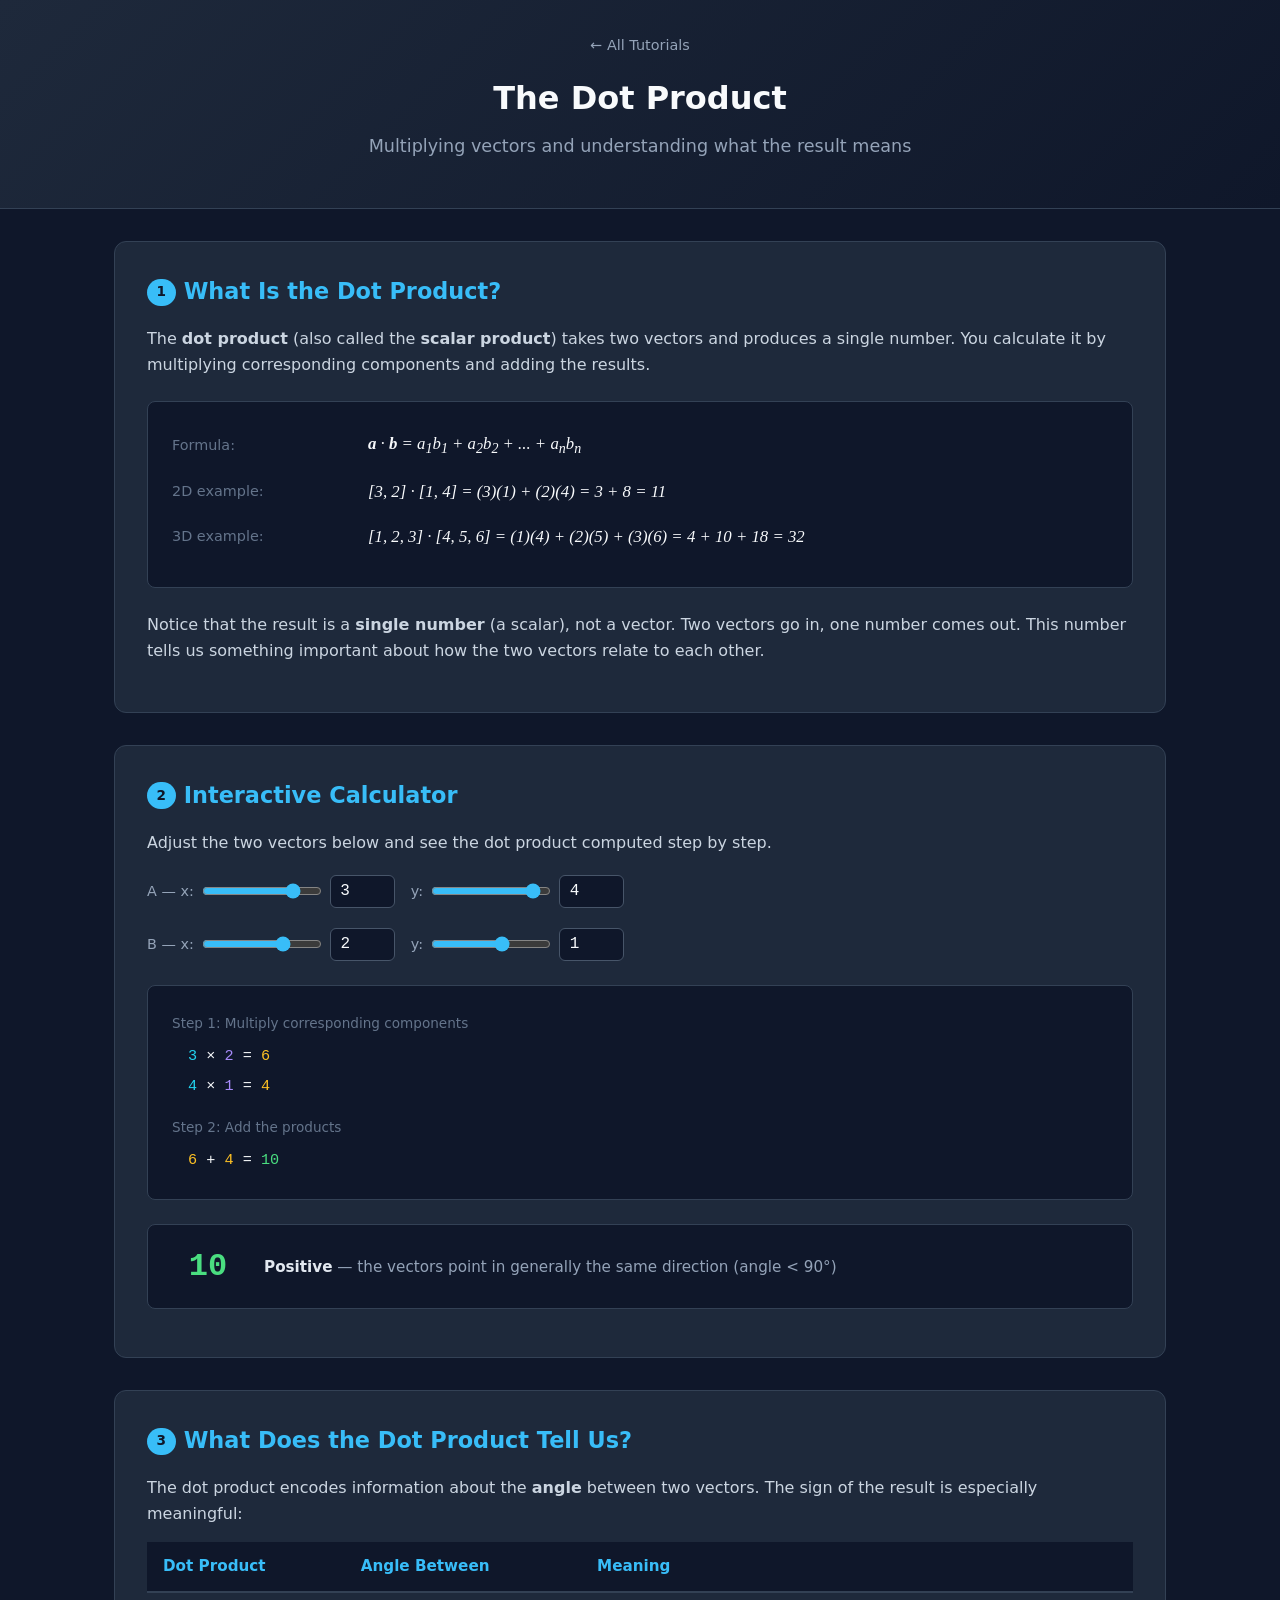
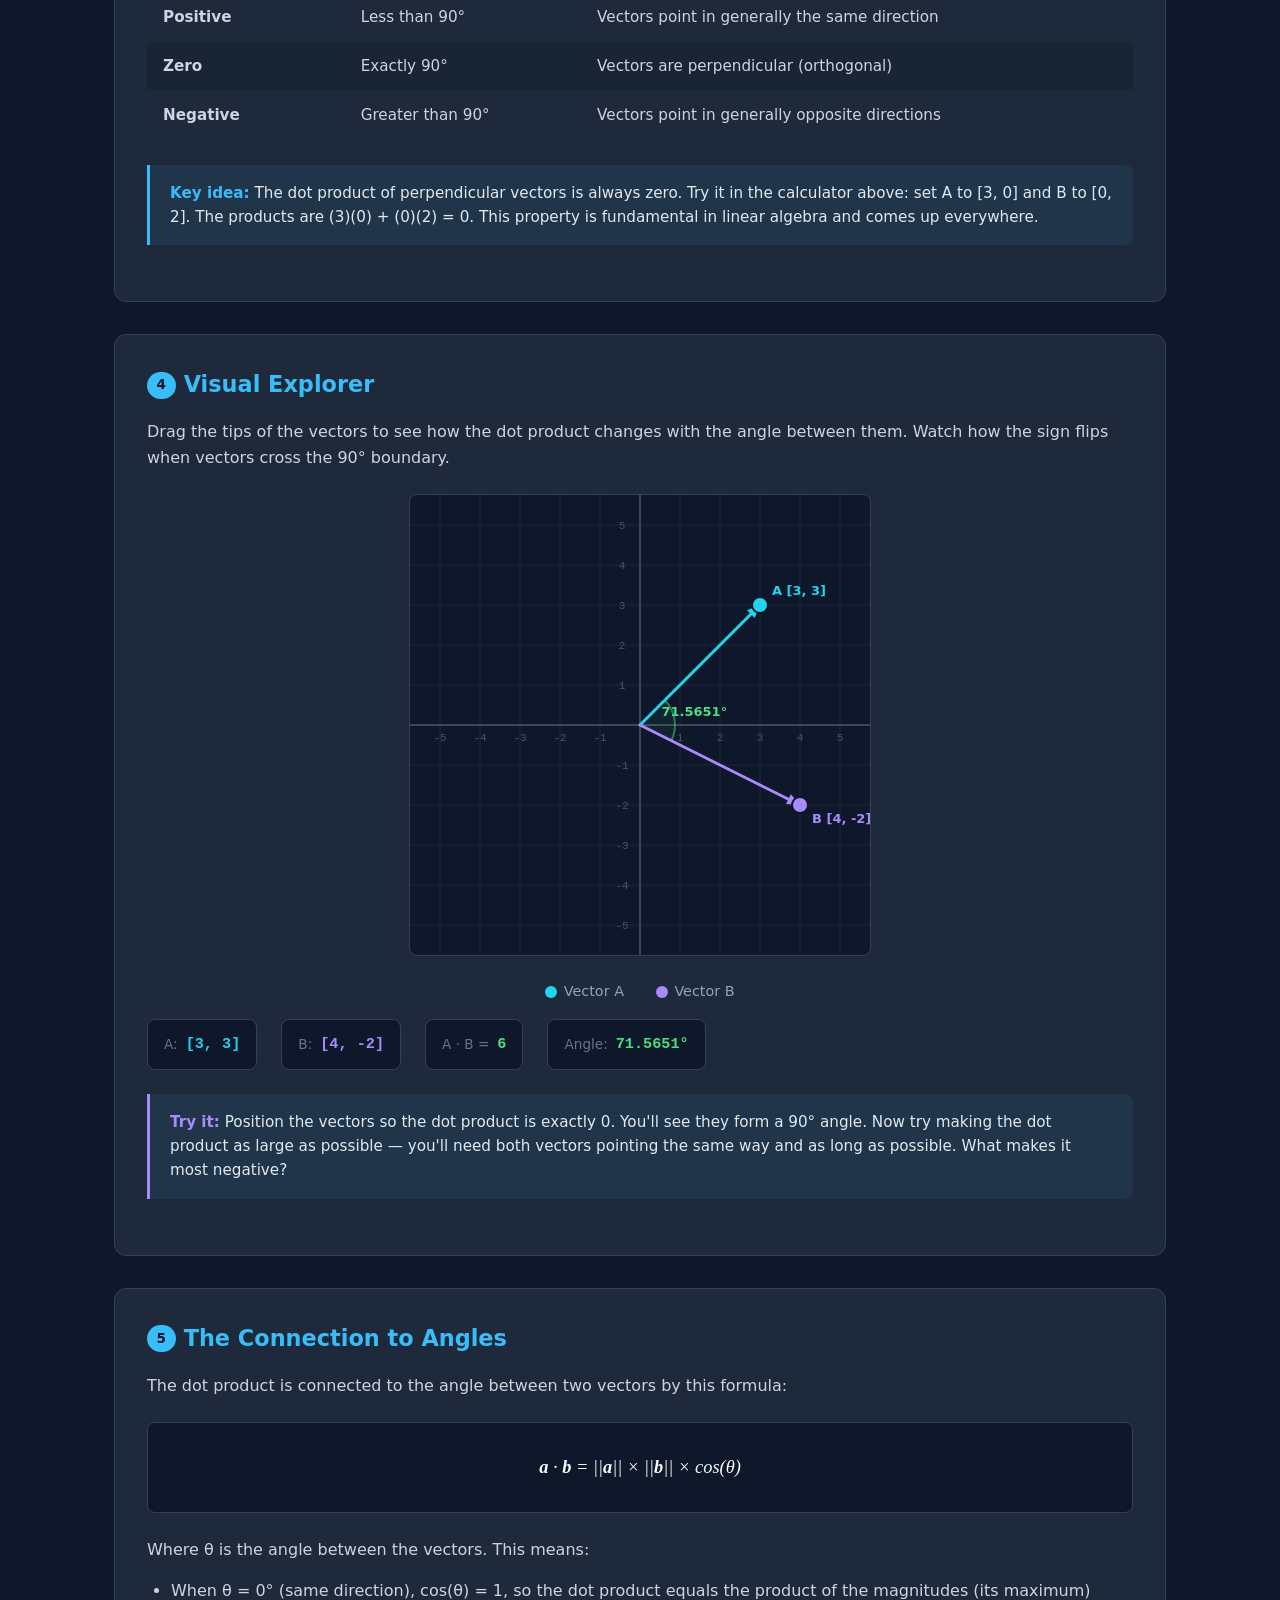
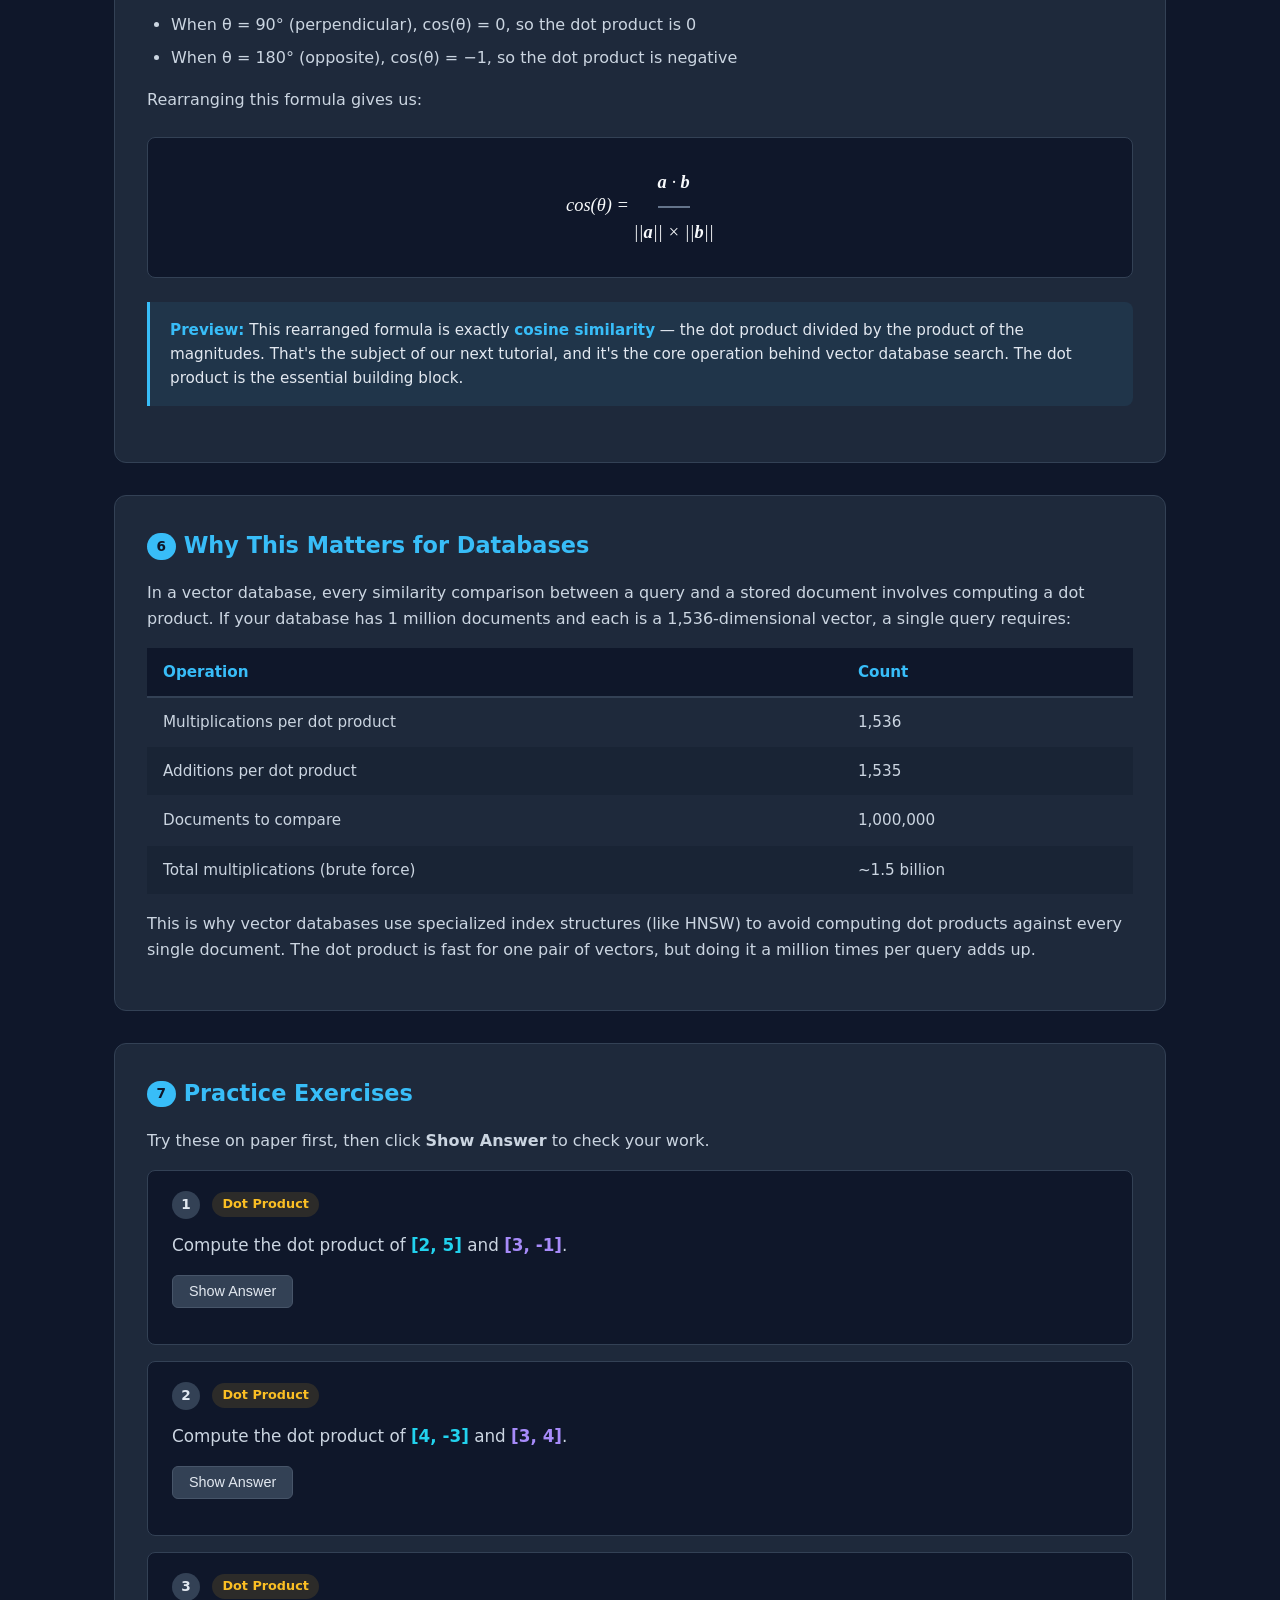
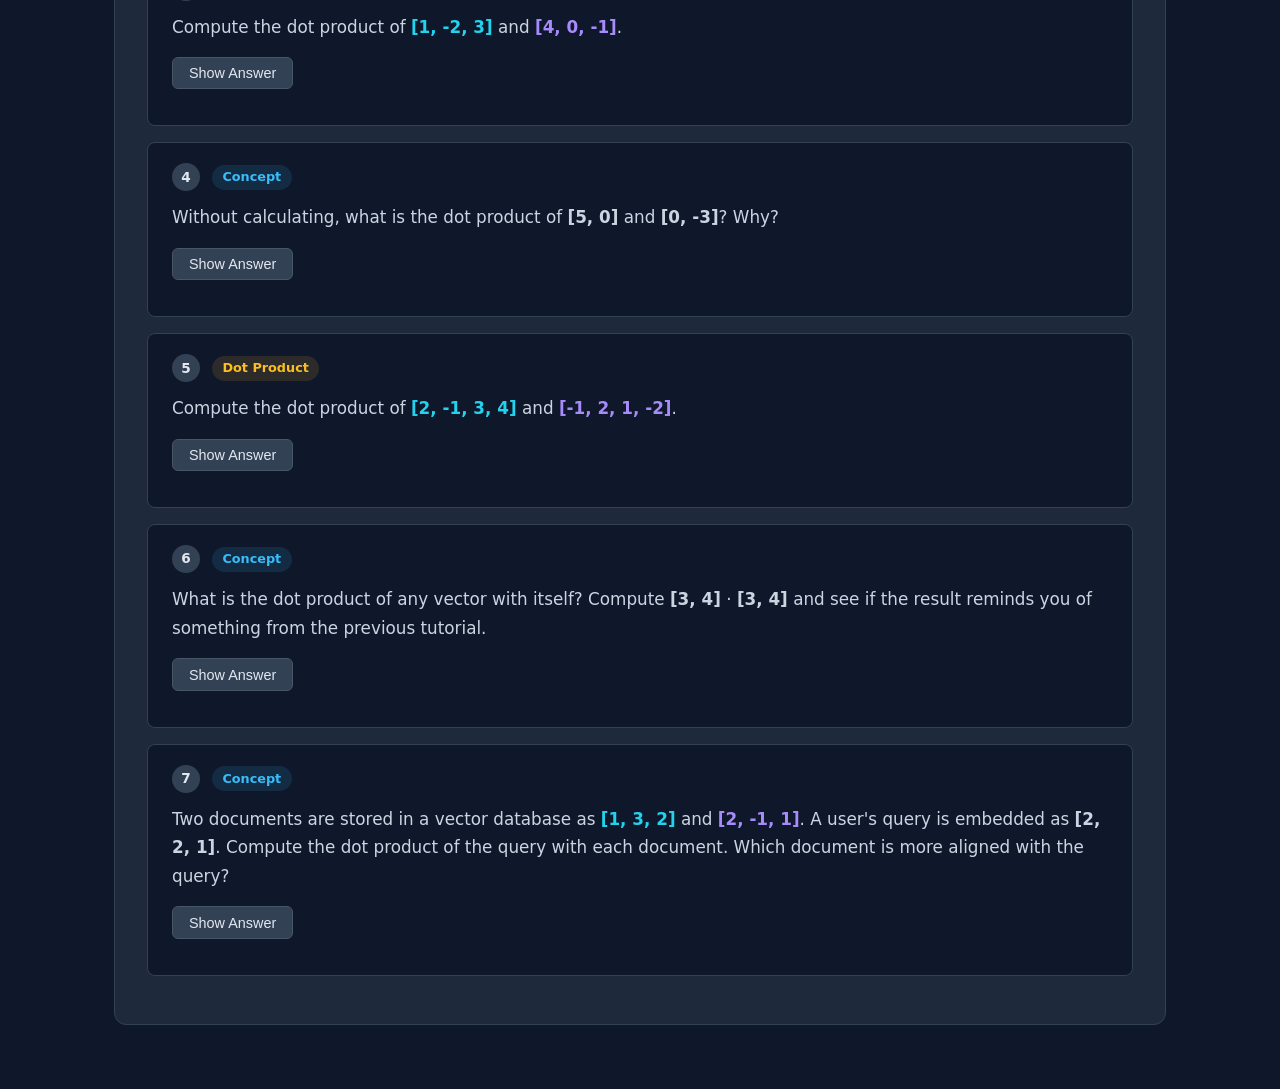
<file: dot-product.html>
<!DOCTYPE html>
<html lang="en">
<head>
    <meta charset="UTF-8">
    <meta name="viewport" content="width=device-width, initial-scale=1.0">
    <title>The Dot Product</title>
    <style>
        *, *::before, *::after {
            box-sizing: border-box;
            margin: 0;
            padding: 0;
        }

        body {
            font-family: 'Segoe UI', system-ui, -apple-system, sans-serif;
            background: #0f172a;
            color: #e2e8f0;
            line-height: 1.6;
        }

        header {
            background: linear-gradient(135deg, #1e293b, #0f172a);
            border-bottom: 1px solid #334155;
            padding: 2rem;
            text-align: center;
        }

        header h1 {
            font-size: 2rem;
            color: #f8fafc;
            margin-bottom: 0.5rem;
        }

        header p {
            color: #94a3b8;
            font-size: 1.1rem;
        }

        .back-link {
            display: inline-block;
            color: #94a3b8;
            text-decoration: none;
            font-size: 0.9rem;
            margin-bottom: 1rem;
            transition: color 0.2s;
        }

        .back-link:hover {
            color: #e2e8f0;
        }

        main {
            max-width: 1100px;
            margin: 0 auto;
            padding: 2rem 1.5rem;
        }

        section {
            background: #1e293b;
            border: 1px solid #334155;
            border-radius: 12px;
            padding: 2rem;
            margin-bottom: 2rem;
        }

        section h2 {
            color: #38bdf8;
            font-size: 1.4rem;
            margin-bottom: 1rem;
            display: flex;
            align-items: center;
            gap: 0.5rem;
        }

        section h2 .step {
            background: #38bdf8;
            color: #0f172a;
            font-size: 0.85rem;
            font-weight: 700;
            padding: 0.15rem 0.6rem;
            border-radius: 20px;
        }

        p {
            margin-bottom: 1rem;
            color: #cbd5e1;
        }

        .callout {
            background: rgba(56, 189, 248, 0.08);
            border-left: 3px solid #38bdf8;
            border-radius: 0 8px 8px 0;
            padding: 1rem 1.25rem;
            margin: 1.5rem 0;
            font-size: 0.95rem;
        }

        .callout strong {
            color: #38bdf8;
        }

        .callout.try {
            border-left-color: #a78bfa;
        }

        .callout.try strong {
            color: #a78bfa;
        }

        .notation-block {
            background: #0f172a;
            border: 1px solid #334155;
            border-radius: 8px;
            padding: 1.5rem;
            margin: 1.5rem 0;
            font-size: 1.05rem;
            line-height: 2.2;
        }

        .notation-block .notation-row {
            display: flex;
            align-items: center;
            gap: 1rem;
            margin-bottom: 0.5rem;
        }

        .notation-block .notation-label {
            color: #64748b;
            min-width: 180px;
            font-size: 0.9rem;
        }

        .notation-block .notation-value {
            font-family: 'Georgia', serif;
            font-style: italic;
            color: #f8fafc;
        }

        .viz-container {
            display: flex;
            justify-content: center;
            margin: 1.5rem 0;
        }

        canvas {
            background: #0f172a;
            border: 1px solid #334155;
            border-radius: 8px;
        }

        .viz-legend {
            display: flex;
            justify-content: center;
            gap: 2rem;
            margin-top: 0.75rem;
            font-size: 0.9rem;
            color: #94a3b8;
        }

        .viz-legend span {
            display: flex;
            align-items: center;
            gap: 0.4rem;
        }

        .legend-dot {
            width: 12px;
            height: 12px;
            border-radius: 50%;
        }

        .controls {
            display: flex;
            flex-wrap: wrap;
            gap: 1rem;
            margin: 1.25rem 0;
            align-items: center;
        }

        .control-group {
            display: flex;
            align-items: center;
            gap: 0.5rem;
        }

        .control-group label {
            color: #94a3b8;
            font-size: 0.9rem;
            min-width: fit-content;
        }

        input[type="number"] {
            background: #0f172a;
            border: 1px solid #475569;
            border-radius: 6px;
            color: #f8fafc;
            padding: 0.4rem 0.6rem;
            font-size: 1rem;
            font-family: 'Courier New', monospace;
            width: 70px;
            outline: none;
            transition: border-color 0.2s;
        }

        input[type="number"]:focus {
            border-color: #38bdf8;
        }

        input[type="range"] {
            accent-color: #38bdf8;
            width: 120px;
        }

        button {
            background: #334155;
            color: #e2e8f0;
            border: 1px solid #475569;
            border-radius: 6px;
            padding: 0.45rem 1rem;
            font-size: 0.9rem;
            cursor: pointer;
            transition: all 0.2s;
        }

        button:hover {
            background: #475569;
            border-color: #64748b;
        }

        .info-row {
            display: flex;
            flex-wrap: wrap;
            gap: 1.5rem;
            margin: 1rem 0;
            font-family: 'Courier New', monospace;
            font-size: 0.95rem;
        }

        .info-item {
            background: #0f172a;
            border: 1px solid #334155;
            border-radius: 8px;
            padding: 0.75rem 1rem;
            display: flex;
            align-items: center;
            gap: 0.5rem;
        }

        .info-label {
            color: #64748b;
            font-family: 'Segoe UI', system-ui, sans-serif;
            font-size: 0.85rem;
        }

        .info-value {
            color: #f8fafc;
            font-weight: 600;
        }

        .vec-color-a { color: #22d3ee; }
        .vec-color-b { color: #a78bfa; }
        .dot-color { color: #fbbf24; }
        .result-color { color: #4ade80; }

        .calc-steps {
            background: #0f172a;
            border: 1px solid #334155;
            border-radius: 8px;
            padding: 1.5rem;
            margin: 1.5rem 0;
            font-family: 'Courier New', monospace;
            font-size: 0.95rem;
            line-height: 2;
        }

        .calc-steps .calc-label {
            color: #64748b;
            font-family: 'Segoe UI', system-ui, sans-serif;
            font-size: 0.85rem;
            margin-top: 0.75rem;
            margin-bottom: 0.25rem;
        }

        .calc-steps .calc-label:first-child {
            margin-top: 0;
        }

        .calc-steps .calc-line {
            color: #f8fafc;
            padding-left: 1rem;
        }

        .comparison-table {
            width: 100%;
            border-collapse: collapse;
            margin: 1rem 0;
            font-size: 0.95rem;
        }

        .comparison-table th {
            background: #0f172a;
            color: #38bdf8;
            padding: 0.75rem 1rem;
            text-align: left;
            border-bottom: 2px solid #334155;
        }

        .comparison-table td {
            padding: 0.75rem 1rem;
            border-bottom: 1px solid #1e293b;
            color: #cbd5e1;
        }

        .comparison-table tr:nth-child(even) td {
            background: rgba(15, 23, 42, 0.3);
        }

        /* Exercises */
        .exercise {
            background: #0f172a;
            border: 1px solid #334155;
            border-radius: 8px;
            padding: 1.25rem 1.5rem;
            margin-bottom: 1rem;
        }

        .exercise-header {
            display: flex;
            align-items: center;
            gap: 0.75rem;
            margin-bottom: 0.75rem;
        }

        .exercise-number {
            background: #334155;
            color: #e2e8f0;
            font-weight: 700;
            font-size: 0.85rem;
            width: 28px;
            height: 28px;
            display: flex;
            align-items: center;
            justify-content: center;
            border-radius: 50%;
        }

        .exercise-type {
            font-size: 0.8rem;
            font-weight: 600;
            padding: 0.15rem 0.65rem;
            border-radius: 20px;
        }

        .exercise-type.dot-type {
            background: rgba(251, 191, 36, 0.12);
            color: #fbbf24;
        }

        .exercise-type.concept-type {
            background: rgba(56, 189, 248, 0.12);
            color: #38bdf8;
        }

        .exercise-prompt {
            color: #cbd5e1;
            margin-bottom: 1rem;
            font-size: 1.05rem;
            line-height: 1.7;
        }

        .exercise-answer {
            margin-top: 1rem;
            overflow: hidden;
            max-height: 0;
            opacity: 0;
            transition: max-height 0.4s ease, opacity 0.3s ease;
        }

        .exercise-answer.visible {
            max-height: 500px;
            opacity: 1;
        }

        .exercise button.active {
            background: #475569;
            border-color: #64748b;
        }

        /* Dot product result indicator */
        .dp-result-bar {
            display: flex;
            align-items: center;
            gap: 1rem;
            margin: 1rem 0;
            padding: 1rem 1.25rem;
            background: #0f172a;
            border: 1px solid #334155;
            border-radius: 8px;
        }

        .dp-result-number {
            font-family: 'Courier New', monospace;
            font-size: 2rem;
            font-weight: 700;
            min-width: 80px;
            text-align: center;
        }

        .dp-result-meaning {
            font-size: 0.95rem;
            color: #94a3b8;
        }

        .dp-result-meaning strong {
            color: #e2e8f0;
        }
    </style>
</head>
<body>

<header>
    <a href="index.html" class="back-link">&larr; All Tutorials</a>
    <h1>The Dot Product</h1>
    <p>Multiplying vectors and understanding what the result means</p>
</header>

<main>

    <!-- Section 1: What is the dot product? -->
    <section>
        <h2><span class="step">1</span> What Is the Dot Product?</h2>
        <p>
            The <strong>dot product</strong> (also called the <strong>scalar product</strong>)
            takes two vectors and produces a single number. You calculate it by multiplying
            corresponding components and adding the results.
        </p>
        <div class="notation-block">
            <div class="notation-row">
                <span class="notation-label">Formula:</span>
                <span class="notation-value">
                    <b>a</b> &middot; <b>b</b> = a<sub>1</sub>b<sub>1</sub> + a<sub>2</sub>b<sub>2</sub> + ... + a<sub>n</sub>b<sub>n</sub>
                </span>
            </div>
            <div class="notation-row">
                <span class="notation-label">2D example:</span>
                <span class="notation-value">
                    [3, 2] &middot; [1, 4] = (3)(1) + (2)(4) = 3 + 8 = 11
                </span>
            </div>
            <div class="notation-row">
                <span class="notation-label">3D example:</span>
                <span class="notation-value">
                    [1, 2, 3] &middot; [4, 5, 6] = (1)(4) + (2)(5) + (3)(6) = 4 + 10 + 18 = 32
                </span>
            </div>
        </div>
        <p>
            Notice that the result is a <strong>single number</strong> (a scalar), not a
            vector. Two vectors go in, one number comes out. This number tells us something
            important about how the two vectors relate to each other.
        </p>
    </section>

    <!-- Section 2: Step-by-step calculator -->
    <section>
        <h2><span class="step">2</span> Interactive Calculator</h2>
        <p>
            Adjust the two vectors below and see the dot product computed step by step.
        </p>

        <div class="controls">
            <div class="control-group">
                <label class="vec-color-a">A &mdash; x:</label>
                <input type="range" id="s2-ax" min="-5" max="5" step="0.5" value="3"
                       oninput="document.getElementById('s2-axn').value=this.value; calcDot()">
                <input type="number" id="s2-axn" step="0.5" value="3" style="width:65px"
                       oninput="document.getElementById('s2-ax').value=this.value; calcDot()">
            </div>
            <div class="control-group">
                <label class="vec-color-a">y:</label>
                <input type="range" id="s2-ay" min="-5" max="5" step="0.5" value="4"
                       oninput="document.getElementById('s2-ayn').value=this.value; calcDot()">
                <input type="number" id="s2-ayn" step="0.5" value="4" style="width:65px"
                       oninput="document.getElementById('s2-ay').value=this.value; calcDot()">
            </div>
        </div>
        <div class="controls">
            <div class="control-group">
                <label class="vec-color-b">B &mdash; x:</label>
                <input type="range" id="s2-bx" min="-5" max="5" step="0.5" value="2"
                       oninput="document.getElementById('s2-bxn').value=this.value; calcDot()">
                <input type="number" id="s2-bxn" step="0.5" value="2" style="width:65px"
                       oninput="document.getElementById('s2-bx').value=this.value; calcDot()">
            </div>
            <div class="control-group">
                <label class="vec-color-b">y:</label>
                <input type="range" id="s2-by" min="-5" max="5" step="0.5" value="1"
                       oninput="document.getElementById('s2-byn').value=this.value; calcDot()">
                <input type="number" id="s2-byn" step="0.5" value="1" style="width:65px"
                       oninput="document.getElementById('s2-by').value=this.value; calcDot()">
            </div>
        </div>

        <div class="calc-steps" id="s2-steps"></div>

        <div class="dp-result-bar">
            <div class="dp-result-number" id="s2-result">10</div>
            <div class="dp-result-meaning" id="s2-meaning"></div>
        </div>
    </section>

    <!-- Section 3: What does the sign tell us? -->
    <section>
        <h2><span class="step">3</span> What Does the Dot Product Tell Us?</h2>
        <p>
            The dot product encodes information about the <strong>angle</strong> between two
            vectors. The sign of the result is especially meaningful:
        </p>
        <table class="comparison-table">
            <thead>
                <tr><th>Dot Product</th><th>Angle Between</th><th>Meaning</th></tr>
            </thead>
            <tbody>
                <tr>
                    <td><strong>Positive</strong></td>
                    <td>Less than 90&deg;</td>
                    <td>Vectors point in generally the same direction</td>
                </tr>
                <tr>
                    <td><strong>Zero</strong></td>
                    <td>Exactly 90&deg;</td>
                    <td>Vectors are perpendicular (orthogonal)</td>
                </tr>
                <tr>
                    <td><strong>Negative</strong></td>
                    <td>Greater than 90&deg;</td>
                    <td>Vectors point in generally opposite directions</td>
                </tr>
            </tbody>
        </table>

        <div class="callout">
            <strong>Key idea:</strong> The dot product of perpendicular vectors is always
            zero. Try it in the calculator above: set A to [3, 0] and B to [0, 2]. The
            products are (3)(0) + (0)(2) = 0. This property is fundamental in linear
            algebra and comes up everywhere.
        </div>
    </section>

    <!-- Section 4: Visual explorer -->
    <section>
        <h2><span class="step">4</span> Visual Explorer</h2>
        <p>
            Drag the tips of the vectors to see how the dot product changes with the angle
            between them. Watch how the sign flips when vectors cross the 90&deg; boundary.
        </p>

        <div class="viz-container">
            <canvas id="s4-canvas" width="460" height="460"></canvas>
        </div>
        <div class="viz-legend">
            <span><span class="legend-dot" style="background: #22d3ee;"></span> Vector A</span>
            <span><span class="legend-dot" style="background: #a78bfa;"></span> Vector B</span>
        </div>

        <div class="info-row">
            <div class="info-item">
                <span class="info-label">A:</span>
                <span class="info-value vec-color-a" id="s4-va">[3, 3]</span>
            </div>
            <div class="info-item">
                <span class="info-label">B:</span>
                <span class="info-value vec-color-b" id="s4-vb">[4, -2]</span>
            </div>
            <div class="info-item">
                <span class="info-label">A &middot; B =</span>
                <span class="info-value dot-color" id="s4-dot">6</span>
            </div>
            <div class="info-item">
                <span class="info-label">Angle:</span>
                <span class="info-value" id="s4-angle" style="color: #fbbf24;">—</span>
            </div>
        </div>

        <div class="callout try">
            <strong>Try it:</strong> Position the vectors so the dot product is exactly 0.
            You'll see they form a 90&deg; angle. Now try making the dot product as large
            as possible &mdash; you'll need both vectors pointing the same way and as long
            as possible. What makes it most negative?
        </div>
    </section>

    <!-- Section 5: Dot product and angle formula -->
    <section>
        <h2><span class="step">5</span> The Connection to Angles</h2>
        <p>
            The dot product is connected to the angle between two vectors by this formula:
        </p>
        <div class="notation-block" style="text-align: center;">
            <span class="notation-value" style="font-size: 1.15rem;">
                <b>a</b> &middot; <b>b</b> = ||<b>a</b>|| &times; ||<b>b</b>|| &times; cos(&theta;)
            </span>
        </div>
        <p>
            Where &theta; is the angle between the vectors. This means:
        </p>
        <ul style="margin: 0 0 1rem 1.5rem; color: #cbd5e1;">
            <li style="margin-bottom: 0.5rem;">When &theta; = 0&deg; (same direction), cos(&theta;) = 1, so the dot product equals the product of the magnitudes (its maximum)</li>
            <li style="margin-bottom: 0.5rem;">When &theta; = 90&deg; (perpendicular), cos(&theta;) = 0, so the dot product is 0</li>
            <li style="margin-bottom: 0.5rem;">When &theta; = 180&deg; (opposite), cos(&theta;) = &minus;1, so the dot product is negative</li>
        </ul>
        <p>
            Rearranging this formula gives us:
        </p>
        <div class="notation-block" style="text-align: center;">
            <span class="notation-value" style="font-size: 1.15rem;">
                cos(&theta;) =
                <span style="display: inline-flex; flex-direction: column; align-items: center; vertical-align: middle;">
                    <span style="border-bottom: 2px solid #64748b; padding-bottom: 4px; margin-bottom: 4px;"><b>a</b> &middot; <b>b</b></span>
                    <span>||<b>a</b>|| &times; ||<b>b</b>||</span>
                </span>
            </span>
        </div>
        <div class="callout">
            <strong>Preview:</strong> This rearranged formula is exactly <strong>cosine similarity</strong>
            &mdash; the dot product divided by the product of the magnitudes. That's the
            subject of our next tutorial, and it's the core operation behind vector database search.
            The dot product is the essential building block.
        </div>
    </section>

    <!-- Section 6: Why it matters for databases -->
    <section>
        <h2><span class="step">6</span> Why This Matters for Databases</h2>
        <p>
            In a vector database, every similarity comparison between a query and a stored
            document involves computing a dot product. If your database has 1 million
            documents and each is a 1,536-dimensional vector, a single query requires:
        </p>
        <table class="comparison-table">
            <thead>
                <tr><th>Operation</th><th>Count</th></tr>
            </thead>
            <tbody>
                <tr>
                    <td>Multiplications per dot product</td>
                    <td>1,536</td>
                </tr>
                <tr>
                    <td>Additions per dot product</td>
                    <td>1,535</td>
                </tr>
                <tr>
                    <td>Documents to compare</td>
                    <td>1,000,000</td>
                </tr>
                <tr>
                    <td>Total multiplications (brute force)</td>
                    <td>~1.5 billion</td>
                </tr>
            </tbody>
        </table>
        <p>
            This is why vector databases use specialized index structures (like HNSW) to
            avoid computing dot products against every single document. The dot product
            is fast for one pair of vectors, but doing it a million times per query adds up.
        </p>
    </section>

    <!-- Section 7: Exercises -->
    <section>
        <h2><span class="step">7</span> Practice Exercises</h2>
        <p>
            Try these on paper first, then click <strong>Show Answer</strong> to check your work.
        </p>

        <div class="exercise" id="ex1">
            <div class="exercise-header">
                <span class="exercise-number">1</span>
                <span class="exercise-type dot-type">Dot Product</span>
            </div>
            <div class="exercise-prompt">
                Compute the dot product of <strong class="vec-color-a">[2, 5]</strong>
                and <strong class="vec-color-b">[3, -1]</strong>.
            </div>
            <button onclick="toggleAnswer('ex1')">Show Answer</button>
            <div class="exercise-answer">
                <div class="calc-steps" style="margin: 0;">
                    <div class="calc-label">Solution:</div>
                    <div class="calc-line"><span class="vec-color-a">[2, 5]</span> &middot; <span class="vec-color-b">[3, -1]</span></div>
                    <div class="calc-line">= (2)(3) + (5)(-1)</div>
                    <div class="calc-line">= 6 + (-5)</div>
                    <div class="calc-line"><span class="result-color">= 1</span></div>
                    <div class="calc-label">Interpretation:</div>
                    <div class="calc-line">Positive, so the vectors point in generally the same direction (angle &lt; 90&deg;).</div>
                </div>
            </div>
        </div>

        <div class="exercise" id="ex2">
            <div class="exercise-header">
                <span class="exercise-number">2</span>
                <span class="exercise-type dot-type">Dot Product</span>
            </div>
            <div class="exercise-prompt">
                Compute the dot product of <strong class="vec-color-a">[4, -3]</strong>
                and <strong class="vec-color-b">[3, 4]</strong>.
            </div>
            <button onclick="toggleAnswer('ex2')">Show Answer</button>
            <div class="exercise-answer">
                <div class="calc-steps" style="margin: 0;">
                    <div class="calc-label">Solution:</div>
                    <div class="calc-line"><span class="vec-color-a">[4, -3]</span> &middot; <span class="vec-color-b">[3, 4]</span></div>
                    <div class="calc-line">= (4)(3) + (-3)(4)</div>
                    <div class="calc-line">= 12 + (-12)</div>
                    <div class="calc-line"><span class="result-color">= 0</span></div>
                    <div class="calc-label">Interpretation:</div>
                    <div class="calc-line">Zero &mdash; these vectors are perpendicular (90&deg; angle).</div>
                </div>
            </div>
        </div>

        <div class="exercise" id="ex3">
            <div class="exercise-header">
                <span class="exercise-number">3</span>
                <span class="exercise-type dot-type">Dot Product</span>
            </div>
            <div class="exercise-prompt">
                Compute the dot product of <strong class="vec-color-a">[1, -2, 3]</strong>
                and <strong class="vec-color-b">[4, 0, -1]</strong>.
            </div>
            <button onclick="toggleAnswer('ex3')">Show Answer</button>
            <div class="exercise-answer">
                <div class="calc-steps" style="margin: 0;">
                    <div class="calc-label">Solution:</div>
                    <div class="calc-line"><span class="vec-color-a">[1, -2, 3]</span> &middot; <span class="vec-color-b">[4, 0, -1]</span></div>
                    <div class="calc-line">= (1)(4) + (-2)(0) + (3)(-1)</div>
                    <div class="calc-line">= 4 + 0 + (-3)</div>
                    <div class="calc-line"><span class="result-color">= 1</span></div>
                </div>
            </div>
        </div>

        <div class="exercise" id="ex4">
            <div class="exercise-header">
                <span class="exercise-number">4</span>
                <span class="exercise-type concept-type">Concept</span>
            </div>
            <div class="exercise-prompt">
                Without calculating, what is the dot product of <strong>[5, 0]</strong>
                and <strong>[0, -3]</strong>? Why?
            </div>
            <button onclick="toggleAnswer('ex4')">Show Answer</button>
            <div class="exercise-answer">
                <div class="calc-steps" style="margin: 0;">
                    <div class="calc-label">Answer:</div>
                    <div class="calc-line"><span class="result-color">0</span></div>
                    <div class="calc-label">Why:</div>
                    <div class="calc-line">[5, 0] points along the x-axis and [0, -3] points along the y-axis.</div>
                    <div class="calc-line">They are perpendicular, so their dot product must be 0.</div>
                    <div class="calc-line">Verify: (5)(0) + (0)(-3) = 0 + 0 = 0</div>
                </div>
            </div>
        </div>

        <div class="exercise" id="ex5">
            <div class="exercise-header">
                <span class="exercise-number">5</span>
                <span class="exercise-type dot-type">Dot Product</span>
            </div>
            <div class="exercise-prompt">
                Compute the dot product of <strong class="vec-color-a">[2, -1, 3, 4]</strong>
                and <strong class="vec-color-b">[-1, 2, 1, -2]</strong>.
            </div>
            <button onclick="toggleAnswer('ex5')">Show Answer</button>
            <div class="exercise-answer">
                <div class="calc-steps" style="margin: 0;">
                    <div class="calc-label">Solution:</div>
                    <div class="calc-line"><span class="vec-color-a">[2, -1, 3, 4]</span> &middot; <span class="vec-color-b">[-1, 2, 1, -2]</span></div>
                    <div class="calc-line">= (2)(-1) + (-1)(2) + (3)(1) + (4)(-2)</div>
                    <div class="calc-line">= -2 + (-2) + 3 + (-8)</div>
                    <div class="calc-line"><span class="result-color">= -9</span></div>
                    <div class="calc-label">Interpretation:</div>
                    <div class="calc-line">Negative, so the vectors point in generally opposite directions (angle &gt; 90&deg;).</div>
                </div>
            </div>
        </div>

        <div class="exercise" id="ex6">
            <div class="exercise-header">
                <span class="exercise-number">6</span>
                <span class="exercise-type concept-type">Concept</span>
            </div>
            <div class="exercise-prompt">
                What is the dot product of any vector with itself? Compute
                <strong>[3, 4]</strong> &middot; <strong>[3, 4]</strong> and see if
                the result reminds you of something from the previous tutorial.
            </div>
            <button onclick="toggleAnswer('ex6')">Show Answer</button>
            <div class="exercise-answer">
                <div class="calc-steps" style="margin: 0;">
                    <div class="calc-label">Solution:</div>
                    <div class="calc-line">[3, 4] &middot; [3, 4]</div>
                    <div class="calc-line">= (3)(3) + (4)(4)</div>
                    <div class="calc-line">= 9 + 16</div>
                    <div class="calc-line"><span class="result-color">= 25</span></div>
                    <div class="calc-label">Insight:</div>
                    <div class="calc-line">25 = 5&sup2;, and the magnitude of [3, 4] is 5.</div>
                    <div class="calc-line">The dot product of a vector with itself equals the
                        <strong>square of its magnitude</strong>:</div>
                    <div class="calc-line"><span class="dot-color"><b>v</b> &middot; <b>v</b> = ||<b>v</b>||&sup2;</span></div>
                    <div class="calc-line">This is because &radic;(x&sup2; + y&sup2;) squared is just x&sup2; + y&sup2;.</div>
                </div>
            </div>
        </div>

        <div class="exercise" id="ex7">
            <div class="exercise-header">
                <span class="exercise-number">7</span>
                <span class="exercise-type concept-type">Concept</span>
            </div>
            <div class="exercise-prompt">
                Two documents are stored in a vector database as
                <strong class="vec-color-a">[1, 3, 2]</strong> and
                <strong class="vec-color-b">[2, -1, 1]</strong>. A user's query
                is embedded as <strong>[2, 2, 1]</strong>. Compute the dot product
                of the query with each document. Which document is more aligned with the query?
            </div>
            <button onclick="toggleAnswer('ex7')">Show Answer</button>
            <div class="exercise-answer">
                <div class="calc-steps" style="margin: 0;">
                    <div class="calc-label">Query &middot; Document A:</div>
                    <div class="calc-line">[2, 2, 1] &middot; <span class="vec-color-a">[1, 3, 2]</span></div>
                    <div class="calc-line">= (2)(1) + (2)(3) + (1)(2)</div>
                    <div class="calc-line">= 2 + 6 + 2 = <span class="result-color">10</span></div>
                    <div class="calc-label">Query &middot; Document B:</div>
                    <div class="calc-line">[2, 2, 1] &middot; <span class="vec-color-b">[2, -1, 1]</span></div>
                    <div class="calc-line">= (2)(2) + (2)(-1) + (1)(1)</div>
                    <div class="calc-line">= 4 + (-2) + 1 = <span class="result-color">3</span></div>
                    <div class="calc-label">Conclusion:</div>
                    <div class="calc-line"><strong>Document A</strong> (dot product = 10) is more aligned with the query than
                        Document B (dot product = 3).</div>
                    <div class="calc-line" style="margin-top: 0.5rem; color: #94a3b8;">Note: In a real vector database we'd use cosine
                        similarity (which accounts for vector lengths) rather than the raw dot product.
                        That's the next tutorial!</div>
                </div>
            </div>
        </div>
    </section>

</main>

<script>
    // =========================================================
    // Shared drawing utilities
    // =========================================================
    function drawGrid(ctx, w, h, cx, cy, scale) {
        ctx.clearRect(0, 0, w, h);
        ctx.strokeStyle = '#1e293b';
        ctx.lineWidth = 1;
        for (let i = -10; i <= 10; i++) {
            const gx = cx + i * scale;
            const gy = cy + i * scale;
            if (gx >= 0 && gx <= w) {
                ctx.beginPath(); ctx.moveTo(gx, 0); ctx.lineTo(gx, h); ctx.stroke();
            }
            if (gy >= 0 && gy <= h) {
                ctx.beginPath(); ctx.moveTo(0, gy); ctx.lineTo(w, gy); ctx.stroke();
            }
        }
        ctx.strokeStyle = '#475569';
        ctx.lineWidth = 1.5;
        ctx.beginPath(); ctx.moveTo(0, cy); ctx.lineTo(w, cy); ctx.stroke();
        ctx.beginPath(); ctx.moveTo(cx, 0); ctx.lineTo(cx, h); ctx.stroke();
        ctx.fillStyle = '#475569';
        ctx.font = '11px Courier New, monospace';
        ctx.textAlign = 'center';
        for (let i = -5; i <= 5; i++) {
            if (i === 0) continue;
            ctx.fillText(i, cx + i * scale, cy + 16);
            ctx.fillText(i, cx - 18, cy - i * scale + 4);
        }
    }

    function drawArrow(ctx, x1, y1, x2, y2, color, width) {
        const angle = Math.atan2(y2 - y1, x2 - x1);
        const headLen = 14;
        ctx.strokeStyle = color;
        ctx.lineWidth = width;
        ctx.lineCap = 'round';
        ctx.beginPath();
        ctx.moveTo(x1, y1);
        ctx.lineTo(x2, y2);
        ctx.stroke();
        ctx.fillStyle = color;
        ctx.beginPath();
        ctx.moveTo(x2, y2);
        ctx.lineTo(x2 - headLen * Math.cos(angle - 0.4), y2 - headLen * Math.sin(angle - 0.4));
        ctx.lineTo(x2 - headLen * Math.cos(angle + 0.4), y2 - headLen * Math.sin(angle + 0.4));
        ctx.closePath();
        ctx.fill();
    }

    function drawHandle(ctx, x, y, color) {
        ctx.beginPath();
        ctx.arc(x, y, 8, 0, Math.PI * 2);
        ctx.fillStyle = color;
        ctx.fill();
        ctx.strokeStyle = '#0f172a';
        ctx.lineWidth = 2;
        ctx.stroke();
    }

    function fmt(n) {
        const r = Math.round(n * 10000) / 10000;
        return r === -0 ? '0' : String(r);
    }

    const SCALE = 40;

    // =========================================================
    // Section 2: Step-by-step calculator
    // =========================================================
    function calcDot() {
        const ax = parseFloat(document.getElementById('s2-ax').value) || 0;
        const ay = parseFloat(document.getElementById('s2-ay').value) || 0;
        const bx = parseFloat(document.getElementById('s2-bx').value) || 0;
        const by = parseFloat(document.getElementById('s2-by').value) || 0;

        const prod1 = ax * bx;
        const prod2 = ay * by;
        const dot = prod1 + prod2;

        let html = '';
        html += `<div class="calc-label">Step 1: Multiply corresponding components</div>`;
        html += `<div class="calc-line"><span class="vec-color-a">${fmt(ax)}</span> &times; <span class="vec-color-b">${fmt(bx)}</span> = <span class="dot-color">${fmt(prod1)}</span></div>`;
        html += `<div class="calc-line"><span class="vec-color-a">${fmt(ay)}</span> &times; <span class="vec-color-b">${fmt(by)}</span> = <span class="dot-color">${fmt(prod2)}</span></div>`;
        html += `<div class="calc-label">Step 2: Add the products</div>`;
        html += `<div class="calc-line"><span class="dot-color">${fmt(prod1)}</span> + <span class="dot-color">${fmt(prod2)}</span> = <span class="result-color">${fmt(dot)}</span></div>`;
        document.getElementById('s2-steps').innerHTML = html;

        // Result
        const resultEl = document.getElementById('s2-result');
        resultEl.textContent = fmt(dot);
        if (dot > 0) resultEl.style.color = '#4ade80';
        else if (dot === 0) resultEl.style.color = '#fbbf24';
        else resultEl.style.color = '#ef4444';

        // Meaning
        const meaningEl = document.getElementById('s2-meaning');
        if (dot > 0) {
            meaningEl.innerHTML = '<strong>Positive</strong> &mdash; the vectors point in generally the same direction (angle &lt; 90&deg;)';
        } else if (dot === 0) {
            meaningEl.innerHTML = '<strong>Zero</strong> &mdash; the vectors are perpendicular (angle = 90&deg;)';
        } else {
            meaningEl.innerHTML = '<strong>Negative</strong> &mdash; the vectors point in generally opposite directions (angle &gt; 90&deg;)';
        }
    }

    // =========================================================
    // Section 4: Visual explorer (draggable)
    // =========================================================
    const canvas = document.getElementById('s4-canvas');
    const ctx = canvas.getContext('2d');
    const W = canvas.width, H = canvas.height;
    const CX = W / 2, CY = H / 2;

    let vizA = { x: 3, y: 3 };
    let vizB = { x: 4, y: -2 };
    let dragging = null;

    function drawViz() {
        drawGrid(ctx, W, H, CX, CY, SCALE);

        const ax = vizA.x, ay = vizA.y;
        const bx = vizB.x, by = vizB.y;
        const pax = CX + ax * SCALE, pay = CY - ay * SCALE;
        const pbx = CX + bx * SCALE, pby = CY - by * SCALE;

        // Angle arc
        const magA = Math.sqrt(ax * ax + ay * ay);
        const magB = Math.sqrt(bx * bx + by * by);
        const dot = ax * bx + ay * by;

        if (magA > 0 && magB > 0) {
            const angleA = Math.atan2(-ay, ax);
            const angleB = Math.atan2(-by, bx);
            let start = angleA, diff = angleB - angleA;
            while (diff > Math.PI) diff -= 2 * Math.PI;
            while (diff < -Math.PI) diff += 2 * Math.PI;

            const arcColor = dot > 0 ? 'rgba(74, 222, 128, 0.5)' : dot < 0 ? 'rgba(239, 68, 68, 0.5)' : 'rgba(251, 191, 36, 0.5)';
            const arcFill = dot > 0 ? 'rgba(74, 222, 128, 0.06)' : dot < 0 ? 'rgba(239, 68, 68, 0.06)' : 'rgba(251, 191, 36, 0.06)';

            ctx.strokeStyle = arcColor;
            ctx.fillStyle = arcFill;
            ctx.lineWidth = 2;
            ctx.beginPath();
            ctx.moveTo(CX, CY);
            ctx.arc(CX, CY, 35, start, start + diff, diff < 0);
            ctx.closePath();
            ctx.fill();
            ctx.beginPath();
            ctx.arc(CX, CY, 35, start, start + diff, diff < 0);
            ctx.stroke();

            let cosAngle = dot / (magA * magB);
            cosAngle = Math.max(-1, Math.min(1, cosAngle));
            const angleDeg = Math.acos(cosAngle) * 180 / Math.PI;

            const midAngle = start + diff / 2;
            ctx.fillStyle = dot > 0 ? '#4ade80' : dot < 0 ? '#ef4444' : '#fbbf24';
            ctx.font = 'bold 13px Segoe UI, system-ui, sans-serif';
            ctx.textAlign = 'center';
            ctx.fillText(fmt(angleDeg) + '\u00B0', CX + 55 * Math.cos(midAngle), CY + 55 * Math.sin(midAngle));

            document.getElementById('s4-angle').textContent = fmt(angleDeg) + '\u00B0';
            document.getElementById('s4-angle').style.color = ctx.fillStyle;
        }

        // Draw vectors
        if (magA > 0) drawArrow(ctx, CX, CY, pax, pay, '#22d3ee', 3);
        if (magB > 0) drawArrow(ctx, CX, CY, pbx, pby, '#a78bfa', 3);
        drawHandle(ctx, pax, pay, '#22d3ee');
        drawHandle(ctx, pbx, pby, '#a78bfa');

        // Labels
        ctx.font = 'bold 13px Segoe UI, system-ui, sans-serif';
        ctx.textAlign = 'left';
        ctx.fillStyle = '#22d3ee';
        ctx.fillText(`A [${fmt(ax)}, ${fmt(ay)}]`, pax + 12, pay - 10);
        ctx.fillStyle = '#a78bfa';
        ctx.fillText(`B [${fmt(bx)}, ${fmt(by)}]`, pbx + 12, pby + 18);

        // Update info
        document.getElementById('s4-va').textContent = `[${fmt(ax)}, ${fmt(ay)}]`;
        document.getElementById('s4-vb').textContent = `[${fmt(bx)}, ${fmt(by)}]`;
        const dotEl = document.getElementById('s4-dot');
        dotEl.textContent = fmt(dot);
        if (dot > 0) dotEl.style.color = '#4ade80';
        else if (dot < 0) dotEl.style.color = '#ef4444';
        else dotEl.style.color = '#fbbf24';
    }

    // Drag interaction
    function getCanvasPos(e) {
        const rect = canvas.getBoundingClientRect();
        const clientX = e.touches ? e.touches[0].clientX : e.clientX;
        const clientY = e.touches ? e.touches[0].clientY : e.clientY;
        return {
            x: (clientX - rect.left) * (W / rect.width),
            y: (clientY - rect.top) * (H / rect.height)
        };
    }

    function hitTest(pos, vec) {
        const sx = CX + vec.x * SCALE;
        const sy = CY - vec.y * SCALE;
        return (pos.x - sx) ** 2 + (pos.y - sy) ** 2 < 400;
    }

    canvas.addEventListener('mousedown', e => {
        const pos = getCanvasPos(e);
        if (hitTest(pos, vizA)) dragging = vizA;
        else if (hitTest(pos, vizB)) dragging = vizB;
    });

    canvas.addEventListener('touchstart', e => {
        e.preventDefault();
        const pos = getCanvasPos(e);
        if (hitTest(pos, vizA)) dragging = vizA;
        else if (hitTest(pos, vizB)) dragging = vizB;
    }, { passive: false });

    function onMove(e) {
        if (!dragging) return;
        e.preventDefault();
        const pos = getCanvasPos(e);
        dragging.x = Math.round(((pos.x - CX) / SCALE) * 10) / 10;
        dragging.y = Math.round(((CY - pos.y) / SCALE) * 10) / 10;
        dragging.x = Math.max(-5, Math.min(5, dragging.x));
        dragging.y = Math.max(-5, Math.min(5, dragging.y));
        drawViz();
    }

    canvas.addEventListener('mousemove', onMove);
    canvas.addEventListener('touchmove', onMove, { passive: false });
    function onUp() { dragging = null; }
    canvas.addEventListener('mouseup', onUp);
    canvas.addEventListener('mouseleave', onUp);
    canvas.addEventListener('touchend', onUp);

    // =========================================================
    // Exercise answer toggle
    // =========================================================
    function toggleAnswer(id) {
        const exercise = document.getElementById(id);
        const answer = exercise.querySelector('.exercise-answer');
        const btn = exercise.querySelector('button');
        answer.classList.toggle('visible');
        if (answer.classList.contains('visible')) {
            btn.textContent = 'Hide Answer';
            btn.classList.add('active');
        } else {
            btn.textContent = 'Show Answer';
            btn.classList.remove('active');
        }
    }

    // =========================================================
    // Init
    // =========================================================
    calcDot();
    drawViz();
</script>

</body>
</html>
</file>
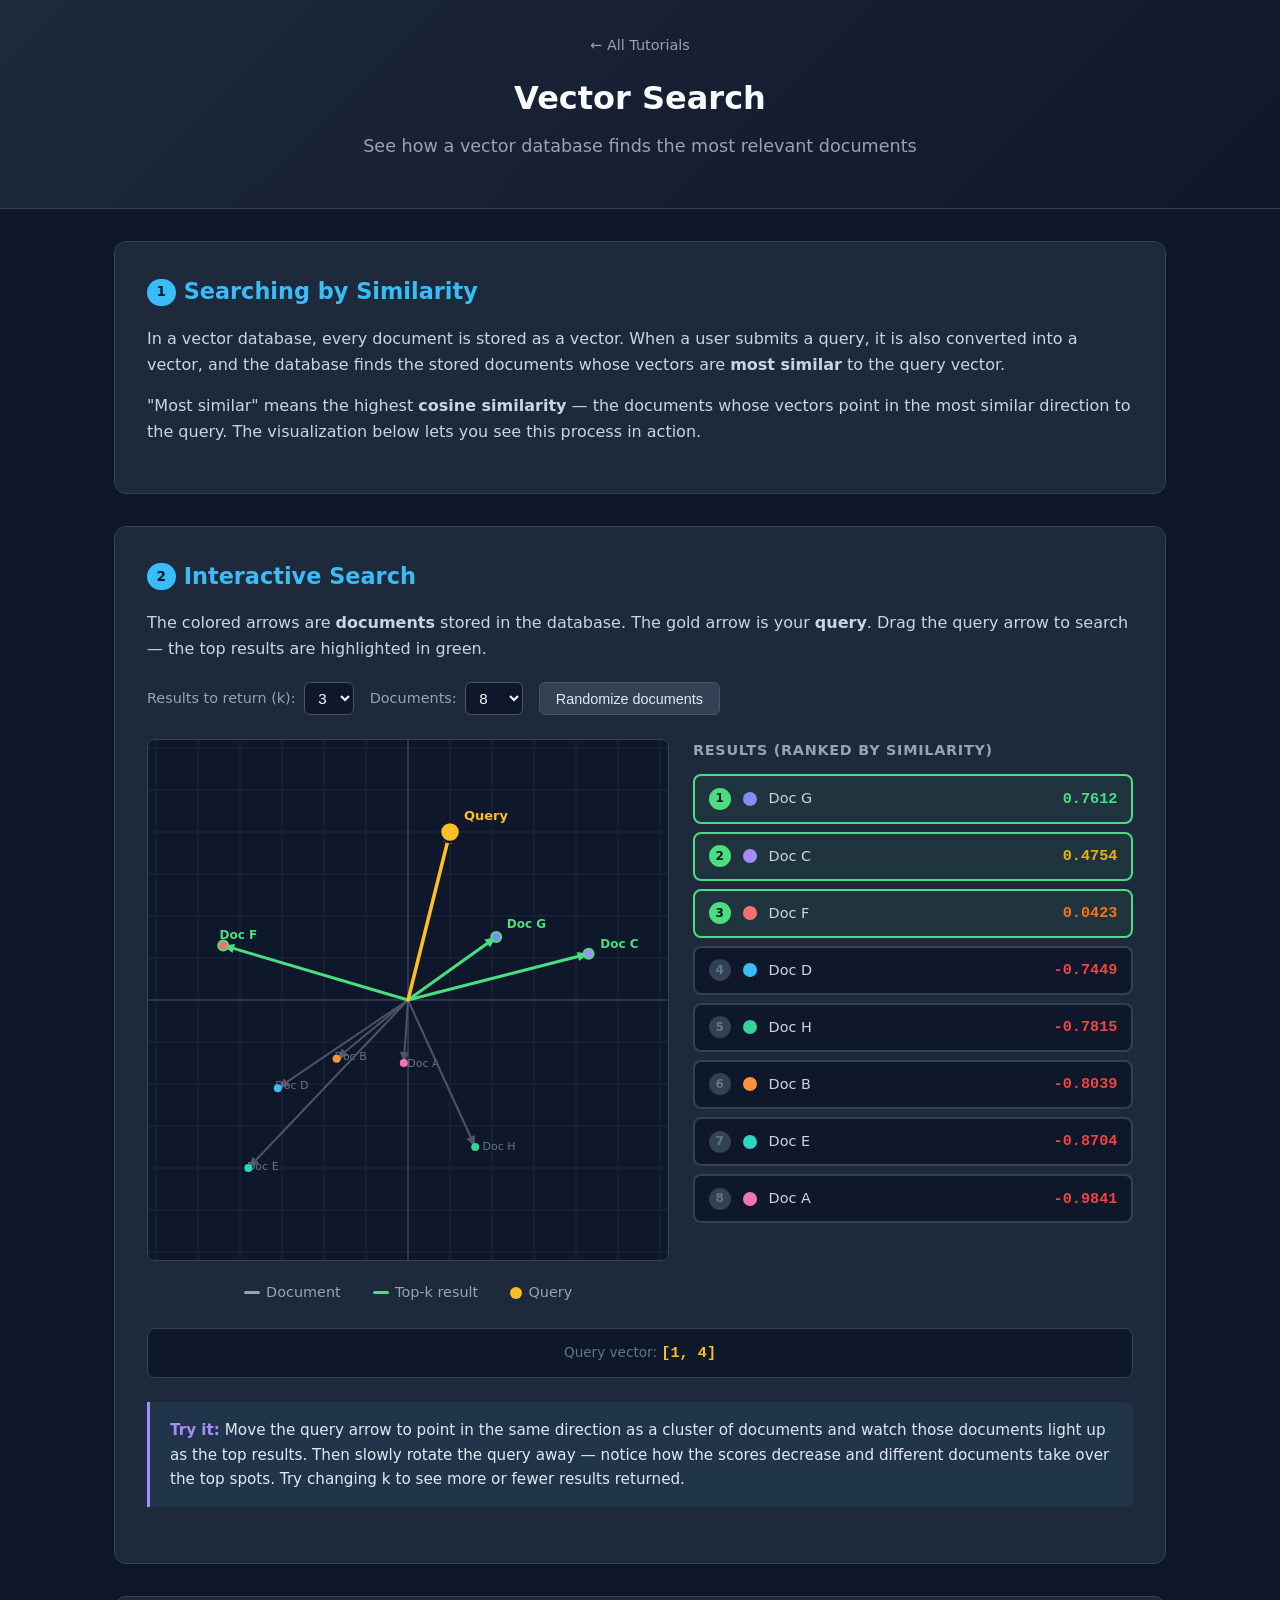
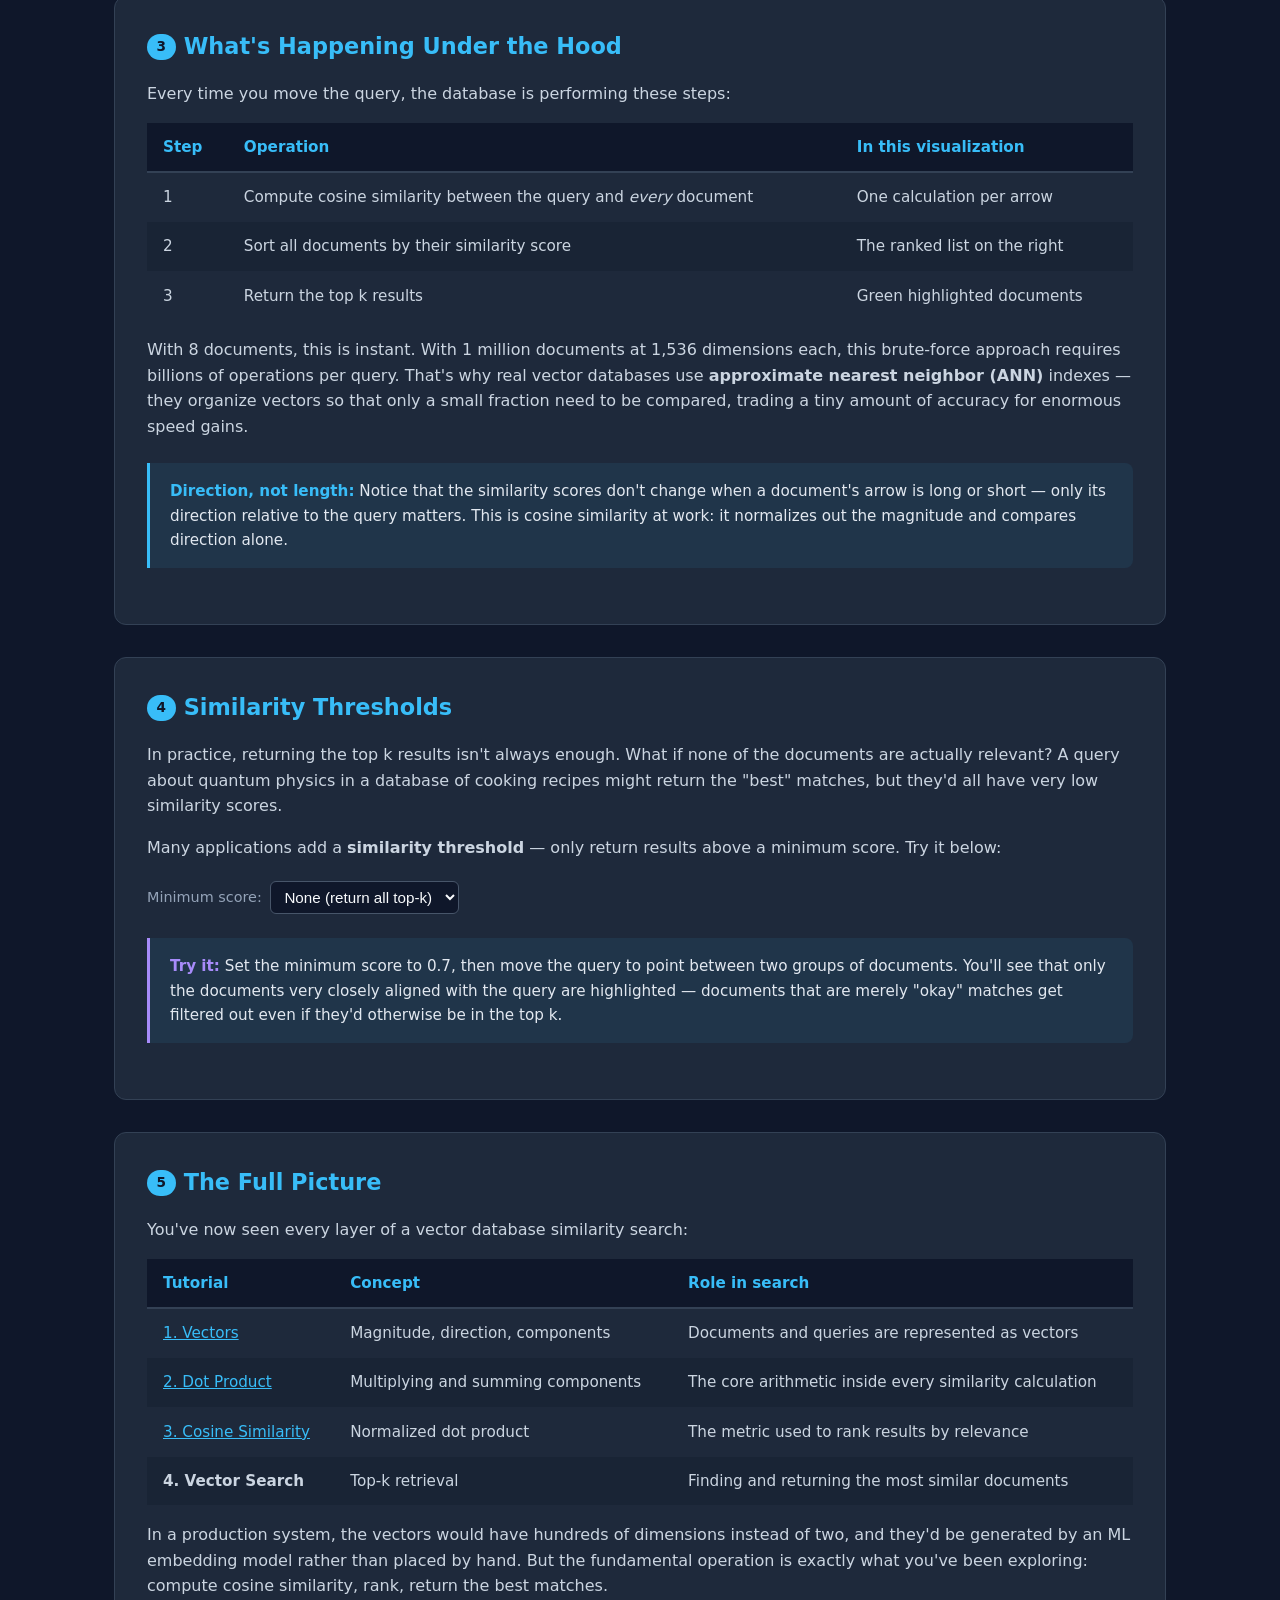
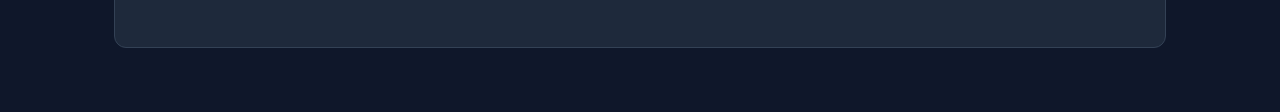
<file: vector-search.html>
<!DOCTYPE html>
<html lang="en">
<head>
    <meta charset="UTF-8">
    <meta name="viewport" content="width=device-width, initial-scale=1.0">
    <title>Vector Search</title>
    <style>
        *, *::before, *::after {
            box-sizing: border-box;
            margin: 0;
            padding: 0;
        }

        body {
            font-family: 'Segoe UI', system-ui, -apple-system, sans-serif;
            background: #0f172a;
            color: #e2e8f0;
            line-height: 1.6;
        }

        header {
            background: linear-gradient(135deg, #1e293b, #0f172a);
            border-bottom: 1px solid #334155;
            padding: 2rem;
            text-align: center;
        }

        header h1 {
            font-size: 2rem;
            color: #f8fafc;
            margin-bottom: 0.5rem;
        }

        header p {
            color: #94a3b8;
            font-size: 1.1rem;
        }

        .back-link {
            display: inline-block;
            color: #94a3b8;
            text-decoration: none;
            font-size: 0.9rem;
            margin-bottom: 1rem;
            transition: color 0.2s;
        }

        .back-link:hover {
            color: #e2e8f0;
        }

        main {
            max-width: 1100px;
            margin: 0 auto;
            padding: 2rem 1.5rem;
        }

        section {
            background: #1e293b;
            border: 1px solid #334155;
            border-radius: 12px;
            padding: 2rem;
            margin-bottom: 2rem;
        }

        section h2 {
            color: #38bdf8;
            font-size: 1.4rem;
            margin-bottom: 1rem;
            display: flex;
            align-items: center;
            gap: 0.5rem;
        }

        section h2 .step {
            background: #38bdf8;
            color: #0f172a;
            font-size: 0.85rem;
            font-weight: 700;
            padding: 0.15rem 0.6rem;
            border-radius: 20px;
        }

        p {
            margin-bottom: 1rem;
            color: #cbd5e1;
        }

        .callout {
            background: rgba(56, 189, 248, 0.08);
            border-left: 3px solid #38bdf8;
            border-radius: 0 8px 8px 0;
            padding: 1rem 1.25rem;
            margin: 1.5rem 0;
            font-size: 0.95rem;
        }

        .callout strong {
            color: #38bdf8;
        }

        .callout.try {
            border-left-color: #a78bfa;
        }

        .callout.try strong {
            color: #a78bfa;
        }

        /* Visualization layout */
        .viz-wrapper {
            display: flex;
            gap: 1.5rem;
            margin: 1.5rem 0;
            align-items: flex-start;
        }

        @media (max-width: 850px) {
            .viz-wrapper {
                flex-direction: column;
                align-items: center;
            }
        }

        .viz-container {
            flex-shrink: 0;
        }

        canvas {
            background: #0f172a;
            border: 1px solid #334155;
            border-radius: 8px;
            cursor: crosshair;
        }

        /* Results panel */
        .results-panel {
            flex: 1;
            min-width: 260px;
        }

        .results-panel h3 {
            color: #94a3b8;
            font-size: 0.9rem;
            text-transform: uppercase;
            letter-spacing: 0.05em;
            margin-bottom: 0.75rem;
        }

        .result-item {
            display: flex;
            align-items: center;
            gap: 0.75rem;
            padding: 0.65rem 0.85rem;
            border-radius: 8px;
            margin-bottom: 0.5rem;
            background: #0f172a;
            border: 2px solid #334155;
            transition: border-color 0.3s, background 0.3s;
        }

        .result-item.matched {
            border-color: #4ade80;
            background: rgba(74, 222, 128, 0.06);
        }

        .result-item .doc-swatch {
            width: 14px;
            height: 14px;
            border-radius: 50%;
            flex-shrink: 0;
        }

        .result-item .doc-name {
            flex: 1;
            font-size: 0.9rem;
            color: #cbd5e1;
        }

        .result-item .doc-score {
            font-family: 'Courier New', monospace;
            font-size: 0.95rem;
            font-weight: 600;
            min-width: 55px;
            text-align: right;
        }

        .result-item .doc-rank {
            background: #334155;
            color: #64748b;
            font-size: 0.75rem;
            font-weight: 700;
            width: 22px;
            height: 22px;
            display: flex;
            align-items: center;
            justify-content: center;
            border-radius: 50%;
            flex-shrink: 0;
            transition: background 0.3s, color 0.3s;
        }

        .result-item.matched .doc-rank {
            background: #4ade80;
            color: #0f172a;
        }

        /* Controls */
        .controls {
            display: flex;
            flex-wrap: wrap;
            gap: 1rem;
            margin: 1.25rem 0;
            align-items: center;
        }

        .control-group {
            display: flex;
            align-items: center;
            gap: 0.5rem;
        }

        .control-group label {
            color: #94a3b8;
            font-size: 0.9rem;
        }

        select, input[type="number"] {
            background: #0f172a;
            border: 1px solid #475569;
            border-radius: 6px;
            color: #f8fafc;
            padding: 0.4rem 0.6rem;
            font-size: 0.95rem;
            outline: none;
            transition: border-color 0.2s;
        }

        select:focus, input[type="number"]:focus {
            border-color: #38bdf8;
        }

        button {
            background: #334155;
            color: #e2e8f0;
            border: 1px solid #475569;
            border-radius: 6px;
            padding: 0.45rem 1rem;
            font-size: 0.9rem;
            cursor: pointer;
            transition: all 0.2s;
        }

        button:hover {
            background: #475569;
            border-color: #64748b;
        }

        button.primary {
            background: #0ea5e9;
            border-color: #0ea5e9;
            color: #fff;
            font-weight: 600;
        }

        button.primary:hover {
            background: #0284c7;
        }

        /* Legend */
        .viz-legend {
            display: flex;
            justify-content: center;
            gap: 2rem;
            margin-top: 0.75rem;
            font-size: 0.9rem;
            color: #94a3b8;
        }

        .viz-legend span {
            display: flex;
            align-items: center;
            gap: 0.4rem;
        }

        .legend-dot {
            width: 12px;
            height: 12px;
            border-radius: 50%;
        }

        .legend-line {
            width: 16px;
            height: 3px;
            border-radius: 2px;
        }

        /* Query info */
        .query-info {
            background: #0f172a;
            border: 1px solid #334155;
            border-radius: 8px;
            padding: 0.75rem 1rem;
            margin: 1rem 0;
            font-family: 'Courier New', monospace;
            font-size: 0.95rem;
            text-align: center;
        }

        .query-info .query-label {
            color: #64748b;
            font-family: 'Segoe UI', system-ui, sans-serif;
            font-size: 0.85rem;
        }

        .query-info .query-vec {
            color: #fbbf24;
            font-weight: 600;
        }

        .comparison-table {
            width: 100%;
            border-collapse: collapse;
            margin: 1rem 0;
            font-size: 0.95rem;
        }

        .comparison-table th {
            background: #0f172a;
            color: #38bdf8;
            padding: 0.75rem 1rem;
            text-align: left;
            border-bottom: 2px solid #334155;
        }

        .comparison-table td {
            padding: 0.75rem 1rem;
            border-bottom: 1px solid #1e293b;
            color: #cbd5e1;
        }

        .comparison-table tr:nth-child(even) td {
            background: rgba(15, 23, 42, 0.3);
        }
    </style>
</head>
<body>

<header>
    <a href="index.html" class="back-link">&larr; All Tutorials</a>
    <h1>Vector Search</h1>
    <p>See how a vector database finds the most relevant documents</p>
</header>

<main>

    <!-- Section 1: The idea -->
    <section>
        <h2><span class="step">1</span> Searching by Similarity</h2>
        <p>
            In a vector database, every document is stored as a vector. When a user submits
            a query, it is also converted into a vector, and the database finds the stored
            documents whose vectors are <strong>most similar</strong> to the query vector.
        </p>
        <p>
            "Most similar" means the highest <strong>cosine similarity</strong> &mdash; the
            documents whose vectors point in the most similar direction to the query. The
            visualization below lets you see this process in action.
        </p>
    </section>

    <!-- Section 2: Interactive search visualization -->
    <section>
        <h2><span class="step">2</span> Interactive Search</h2>
        <p>
            The colored arrows are <strong>documents</strong> stored in the database. The
            gold arrow is your <strong>query</strong>. Drag the query arrow to search &mdash;
            the top results are highlighted in green.
        </p>

        <div class="controls">
            <div class="control-group">
                <label>Results to return (k):</label>
                <select id="top-k" onchange="draw()">
                    <option value="1">1</option>
                    <option value="2">2</option>
                    <option value="3" selected>3</option>
                    <option value="4">4</option>
                    <option value="5">5</option>
                </select>
            </div>
            <div class="control-group">
                <label>Documents:</label>
                <select id="num-docs" onchange="regenerateDocs()">
                    <option value="6">6</option>
                    <option value="8" selected>8</option>
                    <option value="10">10</option>
                    <option value="12">12</option>
                    <option value="15">15</option>
                </select>
            </div>
            <button onclick="regenerateDocs()">Randomize documents</button>
        </div>

        <div class="viz-wrapper">
            <div class="viz-container">
                <canvas id="search-canvas" width="520" height="520"></canvas>
                <div class="viz-legend">
                    <span><span class="legend-line" style="background: #94a3b8;"></span> Document</span>
                    <span><span class="legend-line" style="background: #4ade80;"></span> Top-k result</span>
                    <span><span class="legend-dot" style="background: #fbbf24;"></span> Query</span>
                </div>
            </div>
            <div class="results-panel">
                <h3>Results (ranked by similarity)</h3>
                <div id="results-list"></div>
            </div>
        </div>

        <div class="query-info">
            <span class="query-label">Query vector: </span>
            <span class="query-vec" id="query-display">[0, 0]</span>
        </div>

        <div class="callout try">
            <strong>Try it:</strong> Move the query arrow to point in the same direction as
            a cluster of documents and watch those documents light up as the top results.
            Then slowly rotate the query away &mdash; notice how the scores decrease and
            different documents take over the top spots. Try changing k to see more or
            fewer results returned.
        </div>
    </section>

    <!-- Section 3: What you're seeing -->
    <section>
        <h2><span class="step">3</span> What's Happening Under the Hood</h2>
        <p>
            Every time you move the query, the database is performing these steps:
        </p>
        <table class="comparison-table">
            <thead>
                <tr><th>Step</th><th>Operation</th><th>In this visualization</th></tr>
            </thead>
            <tbody>
                <tr>
                    <td>1</td>
                    <td>Compute cosine similarity between the query and <em>every</em> document</td>
                    <td>One calculation per arrow</td>
                </tr>
                <tr>
                    <td>2</td>
                    <td>Sort all documents by their similarity score</td>
                    <td>The ranked list on the right</td>
                </tr>
                <tr>
                    <td>3</td>
                    <td>Return the top k results</td>
                    <td>Green highlighted documents</td>
                </tr>
            </tbody>
        </table>
        <p>
            With 8 documents, this is instant. With 1 million documents at 1,536 dimensions each,
            this brute-force approach requires billions of operations per query. That's why real
            vector databases use <strong>approximate nearest neighbor (ANN)</strong> indexes &mdash;
            they organize vectors so that only a small fraction need to be compared,
            trading a tiny amount of accuracy for enormous speed gains.
        </p>

        <div class="callout">
            <strong>Direction, not length:</strong> Notice that the similarity scores don't
            change when a document's arrow is long or short &mdash; only its direction relative
            to the query matters. This is cosine similarity at work: it normalizes out the
            magnitude and compares direction alone.
        </div>
    </section>

    <!-- Section 4: Similarity threshold -->
    <section>
        <h2><span class="step">4</span> Similarity Thresholds</h2>
        <p>
            In practice, returning the top k results isn't always enough. What if
            none of the documents are actually relevant? A query about quantum physics
            in a database of cooking recipes might return the "best" matches, but they'd
            all have very low similarity scores.
        </p>
        <p>
            Many applications add a <strong>similarity threshold</strong> &mdash; only return
            results above a minimum score. Try it below:
        </p>

        <div class="controls">
            <div class="control-group">
                <label>Minimum score:</label>
                <select id="threshold" onchange="draw()">
                    <option value="-1">None (return all top-k)</option>
                    <option value="0">0.0</option>
                    <option value="0.3">0.3</option>
                    <option value="0.5">0.5</option>
                    <option value="0.7">0.7</option>
                    <option value="0.9">0.9</option>
                </select>
            </div>
        </div>

        <div class="callout try">
            <strong>Try it:</strong> Set the minimum score to 0.7, then move the query
            to point between two groups of documents. You'll see that only the documents
            very closely aligned with the query are highlighted &mdash; documents that are
            merely "okay" matches get filtered out even if they'd otherwise be in the top k.
        </div>
    </section>

    <!-- Section 5: The full picture -->
    <section>
        <h2><span class="step">5</span> The Full Picture</h2>
        <p>
            You've now seen every layer of a vector database similarity search:
        </p>
        <table class="comparison-table">
            <thead>
                <tr><th>Tutorial</th><th>Concept</th><th>Role in search</th></tr>
            </thead>
            <tbody>
                <tr>
                    <td><a href="vectors.html" style="color: #38bdf8;">1. Vectors</a></td>
                    <td>Magnitude, direction, components</td>
                    <td>Documents and queries are represented as vectors</td>
                </tr>
                <tr>
                    <td><a href="dot-product.html" style="color: #38bdf8;">2. Dot Product</a></td>
                    <td>Multiplying and summing components</td>
                    <td>The core arithmetic inside every similarity calculation</td>
                </tr>
                <tr>
                    <td><a href="cosine-similarity.html" style="color: #38bdf8;">3. Cosine Similarity</a></td>
                    <td>Normalized dot product</td>
                    <td>The metric used to rank results by relevance</td>
                </tr>
                <tr>
                    <td><strong>4. Vector Search</strong></td>
                    <td>Top-k retrieval</td>
                    <td>Finding and returning the most similar documents</td>
                </tr>
            </tbody>
        </table>
        <p>
            In a production system, the vectors would have hundreds of dimensions instead of
            two, and they'd be generated by an ML embedding model rather than placed by hand.
            But the fundamental operation is exactly what you've been exploring: compute
            cosine similarity, rank, return the best matches.
        </p>
    </section>

</main>

<script>
    // =========================================================
    // State
    // =========================================================
    const canvas = document.getElementById('search-canvas');
    const ctx = canvas.getContext('2d');
    const W = canvas.width, H = canvas.height;
    const CX = W / 2, CY = H / 2;
    const SCALE = 42;
    const MAX_R = 5;

    // Document colors - a palette that's distinct on the dark background
    const DOC_COLORS = [
        '#f472b6', '#fb923c', '#a78bfa', '#38bdf8',
        '#2dd4bf', '#f87171', '#818cf8', '#34d399',
        '#fbbf24', '#e879f9', '#60a5fa', '#fb7185',
        '#a3e635', '#c084fc', '#f59e0b'
    ];

    const MATCH_COLOR = '#4ade80';
    const QUERY_COLOR = '#fbbf24';
    const DIM_COLOR = '#4b5563';

    let docs = [];
    let query = { x: 1, y: 4 };
    let dragging = false;

    function generateDocs() {
        const n = parseInt(document.getElementById('num-docs').value);
        docs = [];
        for (let i = 0; i < n; i++) {
            // Generate vectors with some spread, avoid zero vectors
            let x = 0, y = 0;
            while (Math.abs(x) < 0.3 && Math.abs(y) < 0.3) {
                x = (Math.random() * 2 - 1) * MAX_R;
                y = (Math.random() * 2 - 1) * MAX_R;
            }
            // Vary the lengths to show that length doesn't affect cosine similarity
            const lengthScale = 0.5 + Math.random() * 0.8;
            docs.push({
                x: Math.round(x * lengthScale * 10) / 10,
                y: Math.round(y * lengthScale * 10) / 10,
                color: DOC_COLORS[i % DOC_COLORS.length],
                name: 'Doc ' + String.fromCharCode(65 + i)
            });
        }
    }

    function regenerateDocs() {
        generateDocs();
        draw();
    }

    // =========================================================
    // Cosine similarity
    // =========================================================
    function cosineSim(a, b) {
        const dot = a.x * b.x + a.y * b.y;
        const magA = Math.sqrt(a.x * a.x + a.y * a.y);
        const magB = Math.sqrt(b.x * b.x + b.y * b.y);
        if (magA === 0 || magB === 0) return 0;
        return dot / (magA * magB);
    }

    // =========================================================
    // Drawing
    // =========================================================
    function draw() {
        const k = parseInt(document.getElementById('top-k').value);
        const threshold = parseFloat(document.getElementById('threshold').value);

        // Compute similarities and rank
        const scored = docs.map((d, i) => ({
            doc: d,
            index: i,
            sim: cosineSim(query, d)
        }));
        scored.sort((a, b) => b.sim - a.sim);

        // Determine which are matched
        const matchedIndices = new Set();
        let matchCount = 0;
        for (const s of scored) {
            if (matchCount >= k) break;
            if (s.sim >= threshold) {
                matchedIndices.add(s.index);
                matchCount++;
            }
        }

        // Clear
        ctx.clearRect(0, 0, W, H);

        // Grid
        ctx.strokeStyle = '#1e293b';
        ctx.lineWidth = 1;
        for (let i = -10; i <= 10; i++) {
            const gx = CX + i * SCALE, gy = CY + i * SCALE;
            if (gx >= 0 && gx <= W) { ctx.beginPath(); ctx.moveTo(gx, 0); ctx.lineTo(gx, H); ctx.stroke(); }
            if (gy >= 0 && gy <= H) { ctx.beginPath(); ctx.moveTo(0, gy); ctx.lineTo(W, gy); ctx.stroke(); }
        }
        ctx.strokeStyle = '#334155'; ctx.lineWidth = 1.5;
        ctx.beginPath(); ctx.moveTo(0, CY); ctx.lineTo(W, CY); ctx.stroke();
        ctx.beginPath(); ctx.moveTo(CX, 0); ctx.lineTo(CX, H); ctx.stroke();

        // Draw document vectors
        docs.forEach((d, i) => {
            const matched = matchedIndices.has(i);
            const px = CX + d.x * SCALE;
            const py = CY - d.y * SCALE;
            const color = matched ? MATCH_COLOR : DIM_COLOR;
            const width = matched ? 3 : 2;

            drawArrow(px, py, color, width);

            // Label
            ctx.font = matched ? 'bold 12px Segoe UI, system-ui, sans-serif' : '11px Segoe UI, system-ui, sans-serif';
            ctx.fillStyle = matched ? MATCH_COLOR : '#64748b';
            ctx.textAlign = 'left';

            // Offset label to avoid overlap with arrow
            const mag = Math.sqrt(d.x * d.x + d.y * d.y);
            if (mag > 0) {
                const nx = d.x / mag, ny = d.y / mag;
                ctx.fillText(d.name, px + nx * 8 + 4, py - ny * 8 - 4);
            }

            // Small colored dot at tip to identify in results list
            ctx.beginPath();
            ctx.arc(px, py, matched ? 5 : 4, 0, Math.PI * 2);
            ctx.fillStyle = d.color;
            ctx.fill();
            if (matched) {
                ctx.strokeStyle = MATCH_COLOR;
                ctx.lineWidth = 2;
                ctx.stroke();
            }
        });

        // Draw query vector
        const qpx = CX + query.x * SCALE;
        const qpy = CY - query.y * SCALE;
        drawArrow(qpx, qpy, QUERY_COLOR, 3.5);

        // Query handle
        ctx.beginPath();
        ctx.arc(qpx, qpy, 10, 0, Math.PI * 2);
        ctx.fillStyle = QUERY_COLOR;
        ctx.fill();
        ctx.strokeStyle = '#0f172a';
        ctx.lineWidth = 2.5;
        ctx.stroke();

        // Query label
        ctx.fillStyle = QUERY_COLOR;
        ctx.font = 'bold 13px Segoe UI, system-ui, sans-serif';
        ctx.textAlign = 'left';
        ctx.fillText('Query', qpx + 14, qpy - 12);

        // Update results panel
        updateResults(scored, matchedIndices);

        // Update query display
        document.getElementById('query-display').textContent =
            `[${fmt(query.x)}, ${fmt(query.y)}]`;
    }

    function drawArrow(px, py, color, width) {
        const angle = Math.atan2(py - CY, px - CX);
        const headLen = 12;
        ctx.strokeStyle = color;
        ctx.lineWidth = width;
        ctx.lineCap = 'round';
        ctx.beginPath();
        ctx.moveTo(CX, CY);
        ctx.lineTo(px, py);
        ctx.stroke();
        ctx.fillStyle = color;
        ctx.beginPath();
        ctx.moveTo(px, py);
        ctx.lineTo(px - headLen * Math.cos(angle - 0.4), py - headLen * Math.sin(angle - 0.4));
        ctx.lineTo(px - headLen * Math.cos(angle + 0.4), py - headLen * Math.sin(angle + 0.4));
        ctx.closePath();
        ctx.fill();
    }

    function updateResults(scored, matchedIndices) {
        const container = document.getElementById('results-list');
        container.innerHTML = '';
        scored.forEach((s, rank) => {
            const matched = matchedIndices.has(s.index);
            const div = document.createElement('div');
            div.className = 'result-item' + (matched ? ' matched' : '');

            const scoreColor = s.sim > 0.7 ? '#4ade80' : s.sim > 0.3 ? '#eab308' : s.sim > -0.3 ? '#f97316' : '#ef4444';

            div.innerHTML = `
                <div class="doc-rank">${rank + 1}</div>
                <div class="doc-swatch" style="background: ${s.doc.color};"></div>
                <div class="doc-name">${s.doc.name}</div>
                <div class="doc-score" style="color: ${scoreColor}">${s.sim.toFixed(4)}</div>
            `;
            container.appendChild(div);
        });
    }

    function fmt(n) {
        const r = Math.round(n * 100) / 100;
        return r === -0 ? '0' : String(r);
    }

    // =========================================================
    // Drag interaction
    // =========================================================
    function getCanvasPos(e) {
        const rect = canvas.getBoundingClientRect();
        const clientX = e.touches ? e.touches[0].clientX : e.clientX;
        const clientY = e.touches ? e.touches[0].clientY : e.clientY;
        return {
            x: (clientX - rect.left) * (W / rect.width),
            y: (clientY - rect.top) * (H / rect.height)
        };
    }

    function hitQuery(pos) {
        const sx = CX + query.x * SCALE;
        const sy = CY - query.y * SCALE;
        return (pos.x - sx) ** 2 + (pos.y - sy) ** 2 < 600;
    }

    canvas.addEventListener('mousedown', e => {
        const pos = getCanvasPos(e);
        if (hitQuery(pos)) {
            dragging = true;
        } else {
            // Click anywhere to move query
            query.x = Math.round(((pos.x - CX) / SCALE) * 100) / 100;
            query.y = Math.round(((CY - pos.y) / SCALE) * 100) / 100;
            query.x = Math.max(-MAX_R, Math.min(MAX_R, query.x));
            query.y = Math.max(-MAX_R, Math.min(MAX_R, query.y));
            dragging = true;
            draw();
        }
    });

    canvas.addEventListener('touchstart', e => {
        e.preventDefault();
        const pos = getCanvasPos(e);
        query.x = Math.round(((pos.x - CX) / SCALE) * 100) / 100;
        query.y = Math.round(((CY - pos.y) / SCALE) * 100) / 100;
        query.x = Math.max(-MAX_R, Math.min(MAX_R, query.x));
        query.y = Math.max(-MAX_R, Math.min(MAX_R, query.y));
        dragging = true;
        draw();
    }, { passive: false });

    function onMove(e) {
        if (!dragging) return;
        e.preventDefault();
        const pos = getCanvasPos(e);
        query.x = Math.round(((pos.x - CX) / SCALE) * 100) / 100;
        query.y = Math.round(((CY - pos.y) / SCALE) * 100) / 100;
        query.x = Math.max(-MAX_R, Math.min(MAX_R, query.x));
        query.y = Math.max(-MAX_R, Math.min(MAX_R, query.y));
        draw();
    }

    canvas.addEventListener('mousemove', onMove);
    canvas.addEventListener('touchmove', onMove, { passive: false });

    function onUp() { dragging = false; }
    canvas.addEventListener('mouseup', onUp);
    canvas.addEventListener('mouseleave', onUp);
    canvas.addEventListener('touchend', onUp);

    // =========================================================
    // Init
    // =========================================================
    generateDocs();
    draw();
</script>

</body>
</html>
</file>
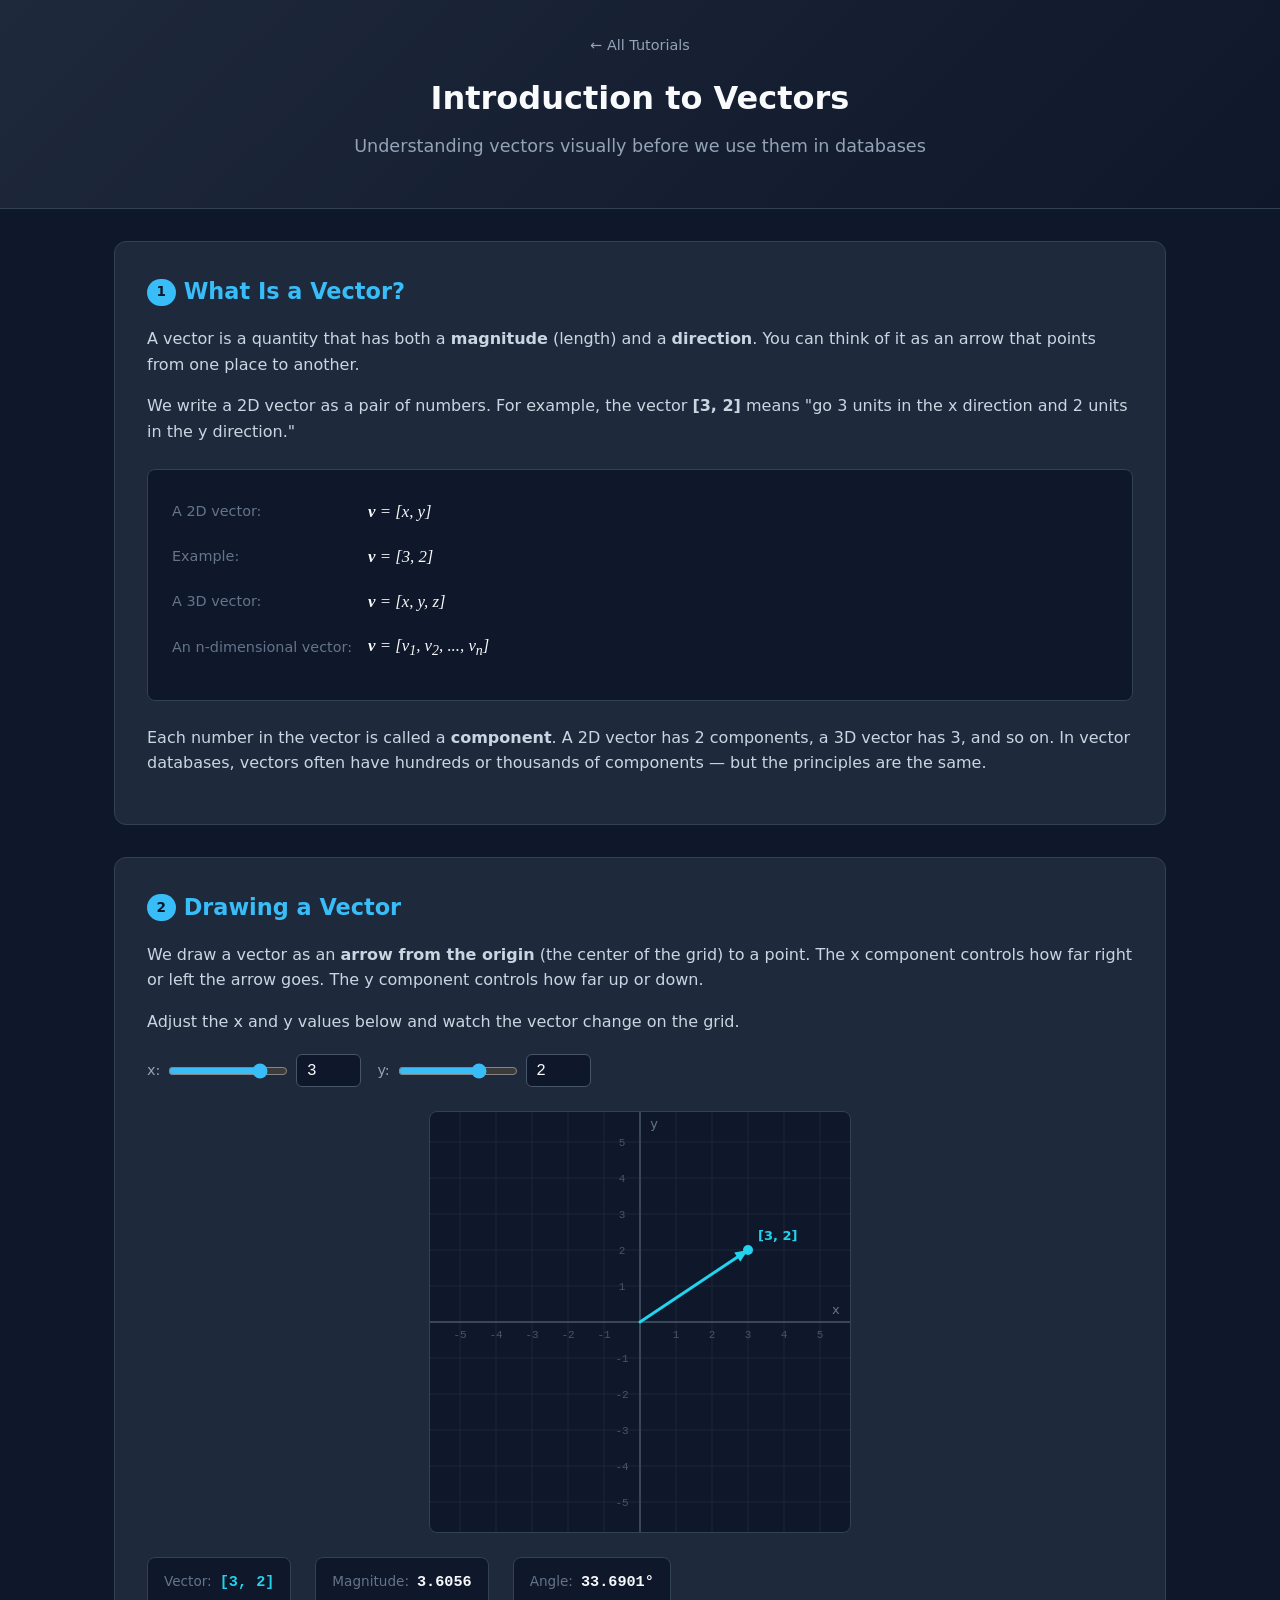
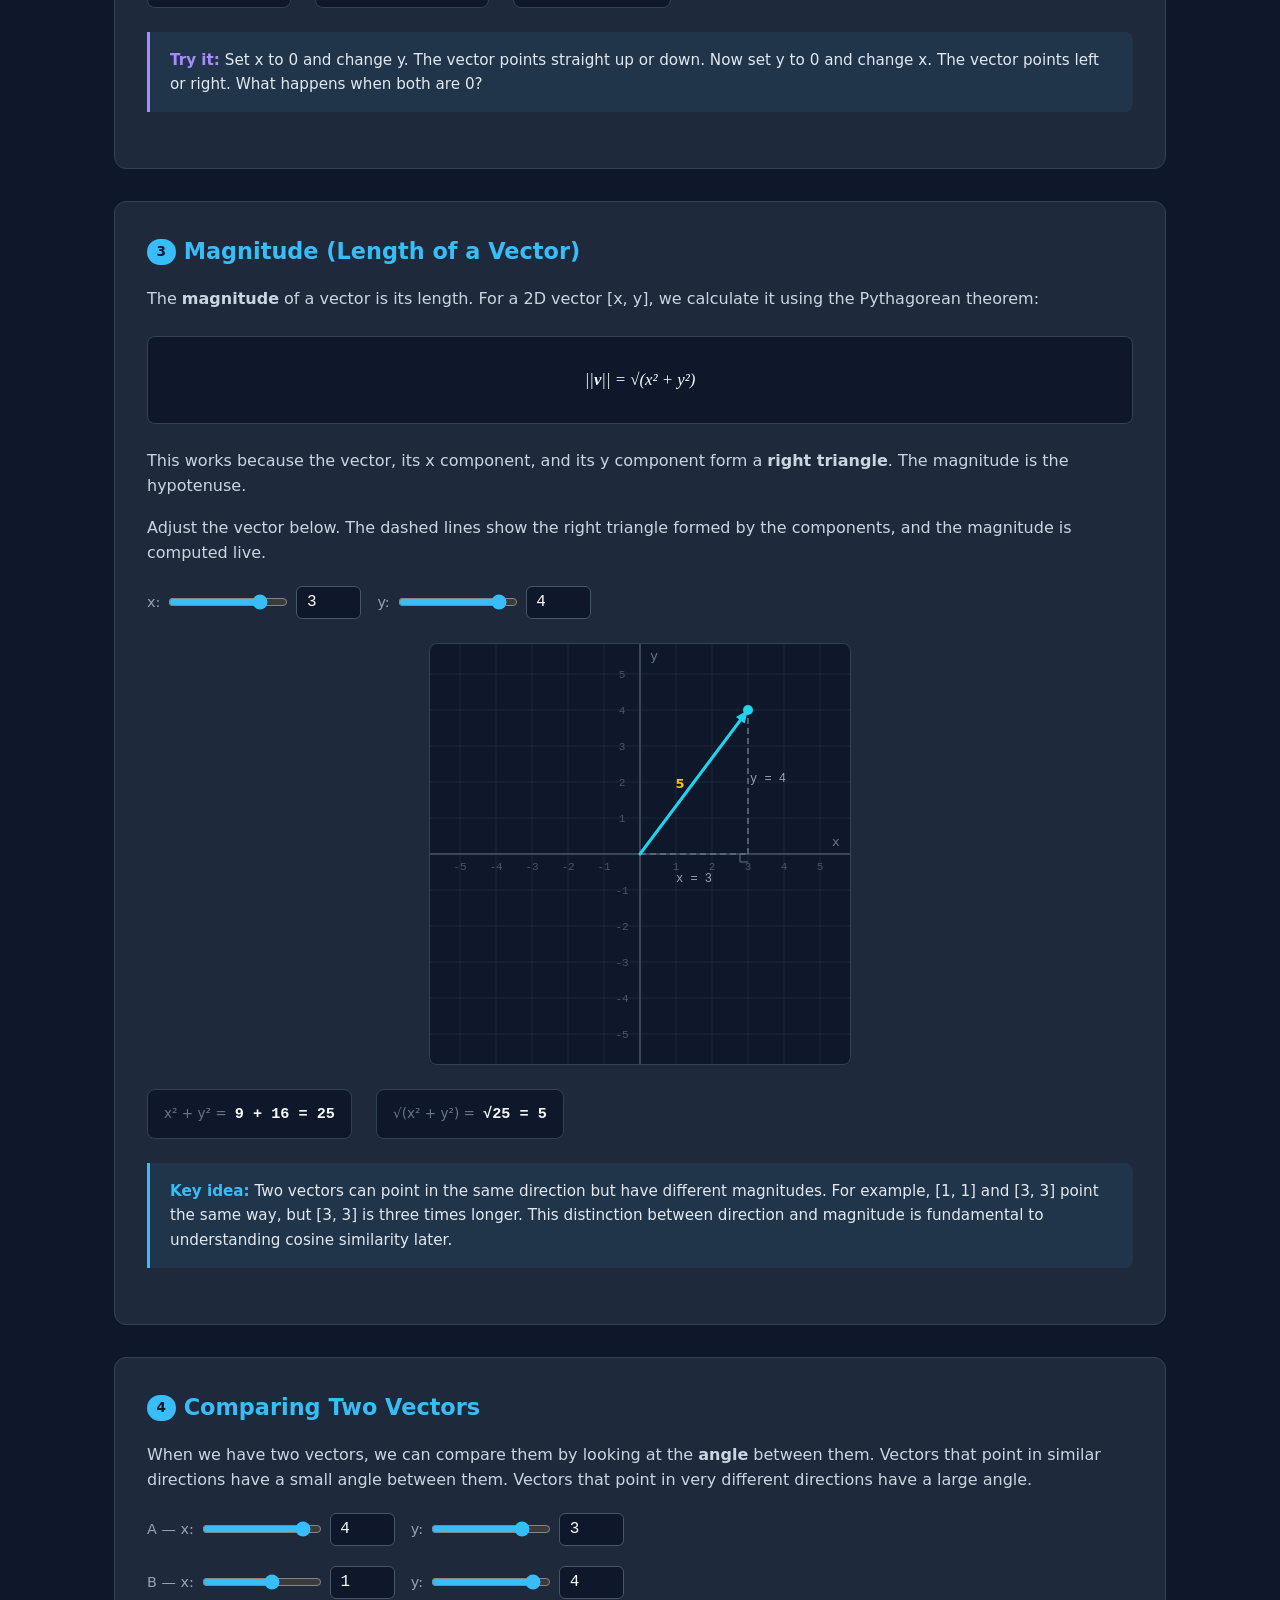
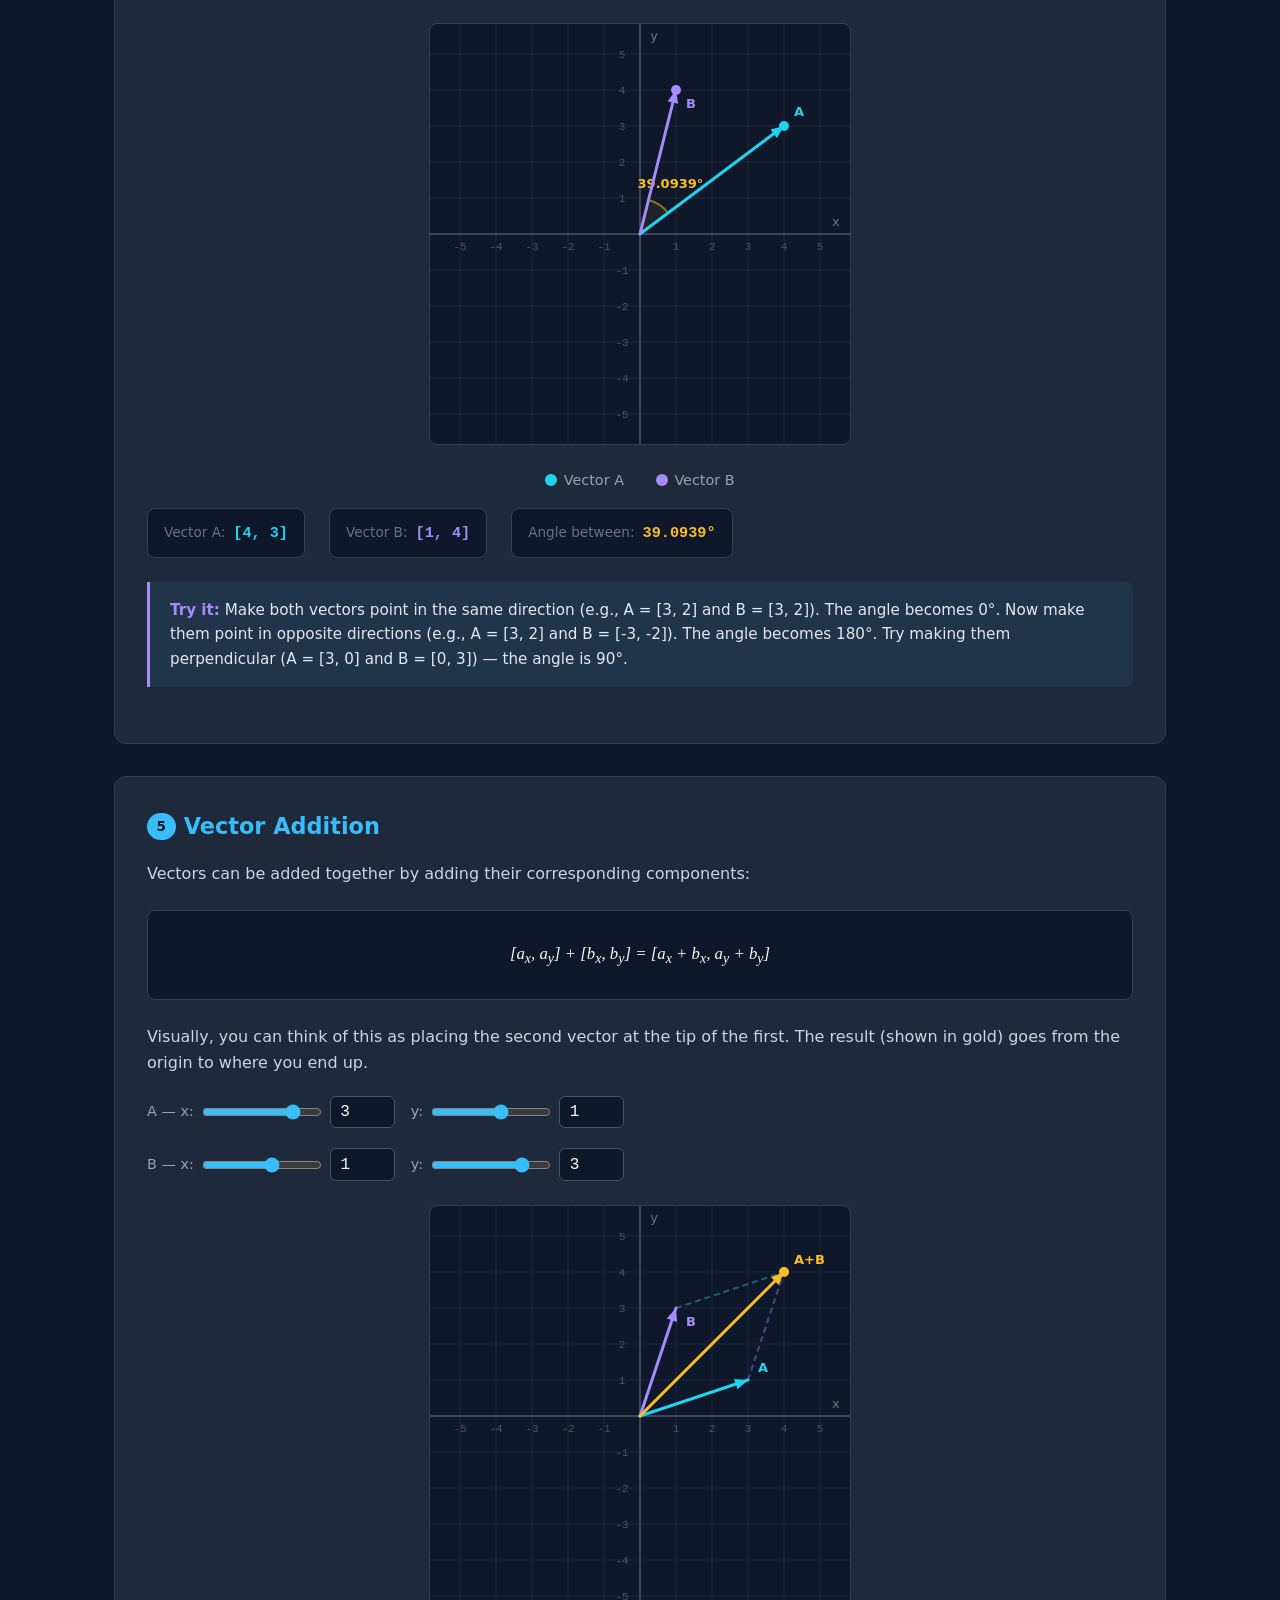
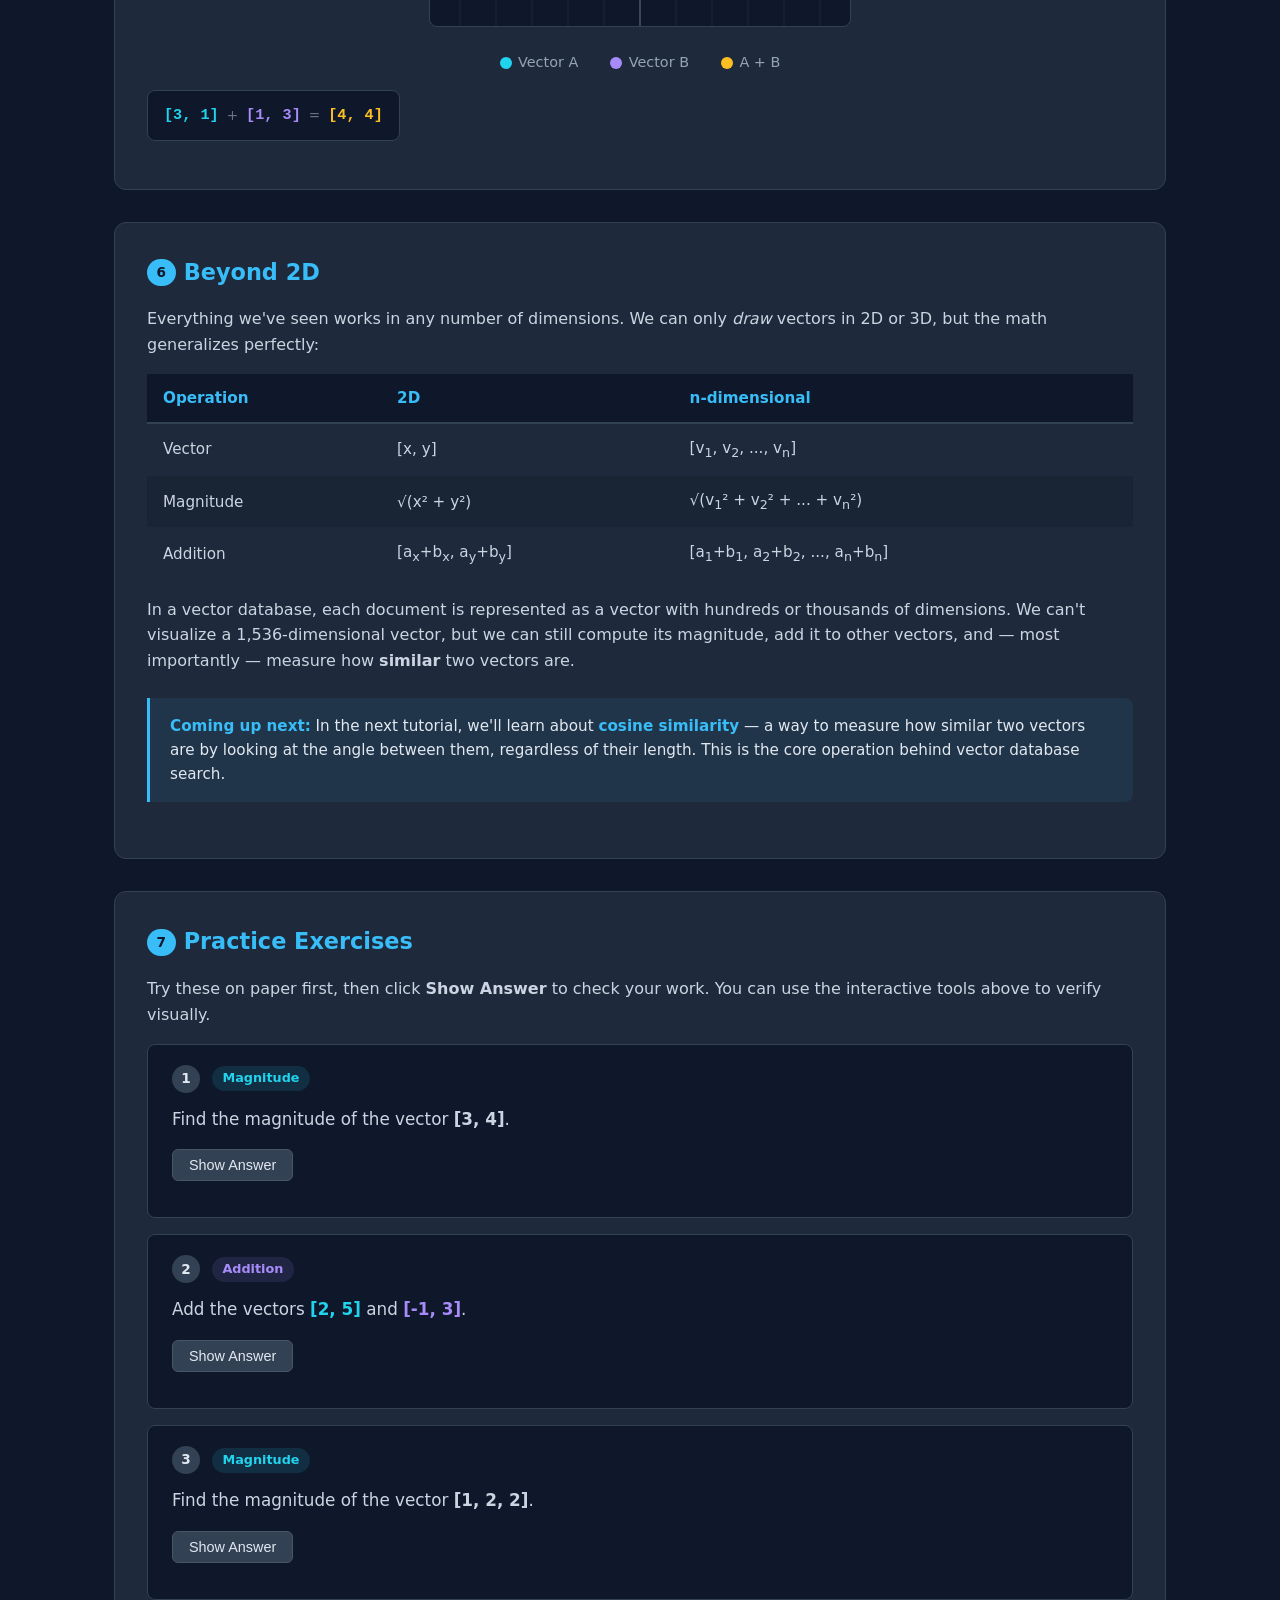
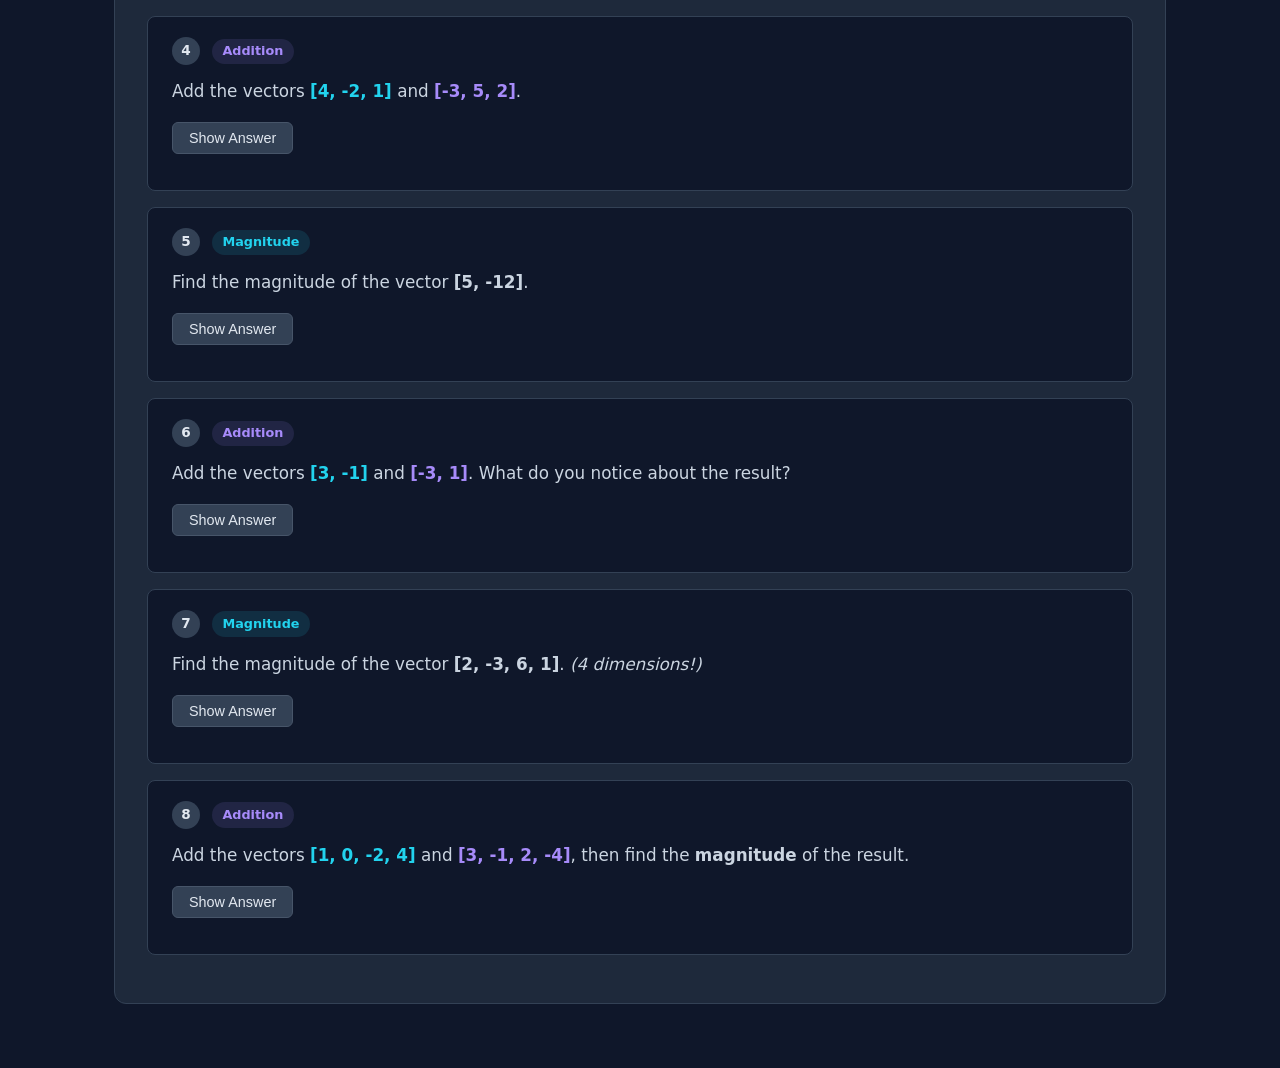
<file: vectors.html>
<!DOCTYPE html>
<html lang="en">
<head>
    <meta charset="UTF-8">
    <meta name="viewport" content="width=device-width, initial-scale=1.0">
    <title>Introduction to Vectors</title>
    <style>
        *, *::before, *::after {
            box-sizing: border-box;
            margin: 0;
            padding: 0;
        }

        body {
            font-family: 'Segoe UI', system-ui, -apple-system, sans-serif;
            background: #0f172a;
            color: #e2e8f0;
            line-height: 1.6;
        }

        header {
            background: linear-gradient(135deg, #1e293b, #0f172a);
            border-bottom: 1px solid #334155;
            padding: 2rem;
            text-align: center;
        }

        header h1 {
            font-size: 2rem;
            color: #f8fafc;
            margin-bottom: 0.5rem;
        }

        header p {
            color: #94a3b8;
            font-size: 1.1rem;
        }

        .back-link {
            display: inline-block;
            color: #94a3b8;
            text-decoration: none;
            font-size: 0.9rem;
            margin-bottom: 1rem;
            transition: color 0.2s;
        }

        .back-link:hover {
            color: #e2e8f0;
        }

        main {
            max-width: 1100px;
            margin: 0 auto;
            padding: 2rem 1.5rem;
        }

        section {
            background: #1e293b;
            border: 1px solid #334155;
            border-radius: 12px;
            padding: 2rem;
            margin-bottom: 2rem;
        }

        section h2 {
            color: #38bdf8;
            font-size: 1.4rem;
            margin-bottom: 1rem;
            display: flex;
            align-items: center;
            gap: 0.5rem;
        }

        section h2 .step {
            background: #38bdf8;
            color: #0f172a;
            font-size: 0.85rem;
            font-weight: 700;
            padding: 0.15rem 0.6rem;
            border-radius: 20px;
        }

        p {
            margin-bottom: 1rem;
            color: #cbd5e1;
        }

        .callout {
            background: rgba(56, 189, 248, 0.08);
            border-left: 3px solid #38bdf8;
            border-radius: 0 8px 8px 0;
            padding: 1rem 1.25rem;
            margin: 1.5rem 0;
            font-size: 0.95rem;
        }

        .callout strong {
            color: #38bdf8;
        }

        .callout.try {
            border-left-color: #a78bfa;
        }

        .callout.try strong {
            color: #a78bfa;
        }

        /* Canvas containers */
        .viz-container {
            display: flex;
            justify-content: center;
            margin: 1.5rem 0;
        }

        canvas {
            background: #0f172a;
            border: 1px solid #334155;
            border-radius: 8px;
        }

        /* Controls */
        .controls {
            display: flex;
            flex-wrap: wrap;
            gap: 1rem;
            margin: 1.25rem 0;
            align-items: center;
        }

        .control-group {
            display: flex;
            align-items: center;
            gap: 0.5rem;
        }

        .control-group label {
            color: #94a3b8;
            font-size: 0.9rem;
            min-width: fit-content;
        }

        input[type="number"] {
            background: #0f172a;
            border: 1px solid #475569;
            border-radius: 6px;
            color: #f8fafc;
            padding: 0.4rem 0.6rem;
            font-size: 1rem;
            font-family: 'Courier New', monospace;
            width: 70px;
            outline: none;
            transition: border-color 0.2s;
        }

        input[type="number"]:focus {
            border-color: #38bdf8;
        }

        input[type="range"] {
            accent-color: #38bdf8;
            width: 120px;
        }

        button {
            background: #334155;
            color: #e2e8f0;
            border: 1px solid #475569;
            border-radius: 6px;
            padding: 0.45rem 1rem;
            font-size: 0.9rem;
            cursor: pointer;
            transition: all 0.2s;
        }

        button:hover {
            background: #475569;
            border-color: #64748b;
        }

        button.primary {
            background: #0ea5e9;
            border-color: #0ea5e9;
            color: #fff;
            font-weight: 600;
        }

        button.primary:hover {
            background: #0284c7;
        }

        .info-row {
            display: flex;
            flex-wrap: wrap;
            gap: 1.5rem;
            margin: 1rem 0;
            font-family: 'Courier New', monospace;
            font-size: 0.95rem;
        }

        .info-item {
            background: #0f172a;
            border: 1px solid #334155;
            border-radius: 8px;
            padding: 0.75rem 1rem;
            display: flex;
            align-items: center;
            gap: 0.5rem;
        }

        .info-label {
            color: #64748b;
            font-family: 'Segoe UI', system-ui, sans-serif;
            font-size: 0.85rem;
        }

        .info-value {
            color: #f8fafc;
            font-weight: 600;
        }

        .vec-color-a { color: #22d3ee; }
        .vec-color-b { color: #a78bfa; }
        .vec-color-sum { color: #fbbf24; }

        /* Notation example */
        .notation-block {
            background: #0f172a;
            border: 1px solid #334155;
            border-radius: 8px;
            padding: 1.5rem;
            margin: 1.5rem 0;
            font-size: 1.05rem;
            line-height: 2.2;
        }

        .notation-block .notation-row {
            display: flex;
            align-items: center;
            gap: 1rem;
            margin-bottom: 0.5rem;
        }

        .notation-block .notation-label {
            color: #64748b;
            min-width: 180px;
            font-size: 0.9rem;
        }

        .notation-block .notation-value {
            font-family: 'Georgia', serif;
            font-style: italic;
            color: #f8fafc;
        }

        /* Legend */
        .viz-legend {
            display: flex;
            justify-content: center;
            gap: 2rem;
            margin-top: 0.75rem;
            font-size: 0.9rem;
            color: #94a3b8;
        }

        .viz-legend span {
            display: flex;
            align-items: center;
            gap: 0.4rem;
        }

        .legend-dot {
            width: 12px;
            height: 12px;
            border-radius: 50%;
        }

        /* Comparison table */
        .comparison-table {
            width: 100%;
            border-collapse: collapse;
            margin: 1rem 0;
            font-size: 0.95rem;
        }

        .comparison-table th {
            background: #0f172a;
            color: #38bdf8;
            padding: 0.75rem 1rem;
            text-align: left;
            border-bottom: 2px solid #334155;
        }

        .comparison-table td {
            padding: 0.75rem 1rem;
            border-bottom: 1px solid #1e293b;
            color: #cbd5e1;
        }

        .comparison-table tr:nth-child(even) td {
            background: rgba(15, 23, 42, 0.3);
        }

        /* Exercises */
        .exercise {
            background: #0f172a;
            border: 1px solid #334155;
            border-radius: 8px;
            padding: 1.25rem 1.5rem;
            margin-bottom: 1rem;
        }

        .exercise-header {
            display: flex;
            align-items: center;
            gap: 0.75rem;
            margin-bottom: 0.75rem;
        }

        .exercise-number {
            background: #334155;
            color: #e2e8f0;
            font-weight: 700;
            font-size: 0.85rem;
            width: 28px;
            height: 28px;
            display: flex;
            align-items: center;
            justify-content: center;
            border-radius: 50%;
        }

        .exercise-type {
            font-size: 0.8rem;
            font-weight: 600;
            padding: 0.15rem 0.65rem;
            border-radius: 20px;
        }

        .exercise-type.mag-type {
            background: rgba(34, 211, 238, 0.12);
            color: #22d3ee;
        }

        .exercise-type.add-type {
            background: rgba(167, 139, 250, 0.12);
            color: #a78bfa;
        }

        .exercise-prompt {
            color: #cbd5e1;
            margin-bottom: 1rem;
            font-size: 1.05rem;
            line-height: 1.7;
        }

        .exercise-answer {
            margin-top: 1rem;
            overflow: hidden;
            max-height: 0;
            opacity: 0;
            transition: max-height 0.4s ease, opacity 0.3s ease, margin-top 0.3s ease;
        }

        .exercise-answer.visible {
            max-height: 400px;
            opacity: 1;
        }

        .exercise button {
            transition: all 0.2s;
        }

        .exercise button.active {
            background: #475569;
            border-color: #64748b;
        }
    </style>
</head>
<body>

<header>
    <a href="index.html" class="back-link">&larr; All Tutorials</a>
    <h1>Introduction to Vectors</h1>
    <p>Understanding vectors visually before we use them in databases</p>
</header>

<main>

    <!-- Section 1: What is a vector? -->
    <section>
        <h2><span class="step">1</span> What Is a Vector?</h2>
        <p>
            A vector is a quantity that has both a <strong>magnitude</strong> (length) and a
            <strong>direction</strong>. You can think of it as an arrow that points from one
            place to another.
        </p>
        <p>
            We write a 2D vector as a pair of numbers. For example, the vector
            <strong>[3, 2]</strong> means "go 3 units in the x direction and 2 units in the
            y direction."
        </p>
        <div class="notation-block">
            <div class="notation-row">
                <span class="notation-label">A 2D vector:</span>
                <span class="notation-value"><b>v</b> = [x, y]</span>
            </div>
            <div class="notation-row">
                <span class="notation-label">Example:</span>
                <span class="notation-value"><b>v</b> = [3, 2]</span>
            </div>
            <div class="notation-row">
                <span class="notation-label">A 3D vector:</span>
                <span class="notation-value"><b>v</b> = [x, y, z]</span>
            </div>
            <div class="notation-row">
                <span class="notation-label">An n-dimensional vector:</span>
                <span class="notation-value"><b>v</b> = [v<sub>1</sub>, v<sub>2</sub>, ..., v<sub>n</sub>]</span>
            </div>
        </div>
        <p>
            Each number in the vector is called a <strong>component</strong>. A 2D vector has
            2 components, a 3D vector has 3, and so on. In vector databases, vectors often have
            hundreds or thousands of components &mdash; but the principles are the same.
        </p>
    </section>

    <!-- Section 2: Drawing a single vector -->
    <section>
        <h2><span class="step">2</span> Drawing a Vector</h2>
        <p>
            We draw a vector as an <strong>arrow from the origin</strong> (the center of the grid)
            to a point. The x component controls how far right or left the arrow goes. The y component
            controls how far up or down.
        </p>
        <p>
            Adjust the x and y values below and watch the vector change on the grid.
        </p>

        <div class="controls">
            <div class="control-group">
                <label class="vec-color-a">x:</label>
                <input type="range" id="s2-x" min="-5" max="5" step="0.5" value="3"
                       oninput="document.getElementById('s2-xn').value=this.value; drawS2()">
                <input type="number" id="s2-xn" step="0.5" value="3" style="width:65px"
                       oninput="document.getElementById('s2-x').value=this.value; drawS2()">
            </div>
            <div class="control-group">
                <label class="vec-color-a">y:</label>
                <input type="range" id="s2-y" min="-5" max="5" step="0.5" value="2"
                       oninput="document.getElementById('s2-yn').value=this.value; drawS2()">
                <input type="number" id="s2-yn" step="0.5" value="2" style="width:65px"
                       oninput="document.getElementById('s2-y').value=this.value; drawS2()">
            </div>
        </div>

        <div class="viz-container">
            <canvas id="s2-canvas" width="420" height="420"></canvas>
        </div>

        <div class="info-row">
            <div class="info-item">
                <span class="info-label">Vector:</span>
                <span class="info-value vec-color-a" id="s2-vec">[3, 2]</span>
            </div>
            <div class="info-item">
                <span class="info-label">Magnitude:</span>
                <span class="info-value" id="s2-mag">3.6056</span>
            </div>
            <div class="info-item">
                <span class="info-label">Angle:</span>
                <span class="info-value" id="s2-angle">33.7&deg;</span>
            </div>
        </div>

        <div class="callout try">
            <strong>Try it:</strong> Set x to 0 and change y. The vector points straight up or
            down. Now set y to 0 and change x. The vector points left or right. What happens
            when both are 0?
        </div>
    </section>

    <!-- Section 3: Magnitude -->
    <section>
        <h2><span class="step">3</span> Magnitude (Length of a Vector)</h2>
        <p>
            The <strong>magnitude</strong> of a vector is its length. For a 2D vector [x, y],
            we calculate it using the Pythagorean theorem:
        </p>
        <div class="notation-block" style="text-align: center;">
            <span class="notation-value">
                ||<b>v</b>|| = &radic;(x&sup2; + y&sup2;)
            </span>
        </div>
        <p>
            This works because the vector, its x component, and its y component form a
            <strong>right triangle</strong>. The magnitude is the hypotenuse.
        </p>
        <p>
            Adjust the vector below. The dashed lines show the right triangle formed by the
            components, and the magnitude is computed live.
        </p>

        <div class="controls">
            <div class="control-group">
                <label class="vec-color-a">x:</label>
                <input type="range" id="s3-x" min="-5" max="5" step="0.5" value="3"
                       oninput="document.getElementById('s3-xn').value=this.value; drawS3()">
                <input type="number" id="s3-xn" step="0.5" value="3" style="width:65px"
                       oninput="document.getElementById('s3-x').value=this.value; drawS3()">
            </div>
            <div class="control-group">
                <label class="vec-color-a">y:</label>
                <input type="range" id="s3-y" min="-5" max="5" step="0.5" value="4"
                       oninput="document.getElementById('s3-yn').value=this.value; drawS3()">
                <input type="number" id="s3-yn" step="0.5" value="4" style="width:65px"
                       oninput="document.getElementById('s3-y').value=this.value; drawS3()">
            </div>
        </div>

        <div class="viz-container">
            <canvas id="s3-canvas" width="420" height="420"></canvas>
        </div>

        <div class="info-row">
            <div class="info-item">
                <span class="info-label">x&sup2; + y&sup2; =</span>
                <span class="info-value" id="s3-sum">9 + 16 = 25</span>
            </div>
            <div class="info-item">
                <span class="info-label">&radic;(x&sup2; + y&sup2;) =</span>
                <span class="info-value" id="s3-mag">&radic;25 = 5</span>
            </div>
        </div>

        <div class="callout">
            <strong>Key idea:</strong> Two vectors can point in the same direction but have
            different magnitudes. For example, [1, 1] and [3, 3] point the same way, but [3, 3]
            is three times longer. This distinction between direction and magnitude is
            fundamental to understanding cosine similarity later.
        </div>
    </section>

    <!-- Section 4: Two vectors -->
    <section>
        <h2><span class="step">4</span> Comparing Two Vectors</h2>
        <p>
            When we have two vectors, we can compare them by looking at the
            <strong>angle</strong> between them. Vectors that point in similar directions have a
            small angle between them. Vectors that point in very different directions have a
            large angle.
        </p>

        <div class="controls">
            <div class="control-group">
                <label class="vec-color-a">A &mdash; x:</label>
                <input type="range" id="s4-ax" min="-5" max="5" step="0.5" value="4"
                       oninput="document.getElementById('s4-axn').value=this.value; drawS4()">
                <input type="number" id="s4-axn" step="0.5" value="4" style="width:65px"
                       oninput="document.getElementById('s4-ax').value=this.value; drawS4()">
            </div>
            <div class="control-group">
                <label class="vec-color-a">y:</label>
                <input type="range" id="s4-ay" min="-5" max="5" step="0.5" value="3"
                       oninput="document.getElementById('s4-ayn').value=this.value; drawS4()">
                <input type="number" id="s4-ayn" step="0.5" value="3" style="width:65px"
                       oninput="document.getElementById('s4-ay').value=this.value; drawS4()">
            </div>
        </div>
        <div class="controls">
            <div class="control-group">
                <label class="vec-color-b">B &mdash; x:</label>
                <input type="range" id="s4-bx" min="-5" max="5" step="0.5" value="1"
                       oninput="document.getElementById('s4-bxn').value=this.value; drawS4()">
                <input type="number" id="s4-bxn" step="0.5" value="1" style="width:65px"
                       oninput="document.getElementById('s4-bx').value=this.value; drawS4()">
            </div>
            <div class="control-group">
                <label class="vec-color-b">y:</label>
                <input type="range" id="s4-by" min="-5" max="5" step="0.5" value="4"
                       oninput="document.getElementById('s4-byn').value=this.value; drawS4()">
                <input type="number" id="s4-byn" step="0.5" value="4" style="width:65px"
                       oninput="document.getElementById('s4-by').value=this.value; drawS4()">
            </div>
        </div>

        <div class="viz-container">
            <canvas id="s4-canvas" width="420" height="420"></canvas>
        </div>
        <div class="viz-legend">
            <span><span class="legend-dot" style="background: #22d3ee;"></span> Vector A</span>
            <span><span class="legend-dot" style="background: #a78bfa;"></span> Vector B</span>
        </div>

        <div class="info-row">
            <div class="info-item">
                <span class="info-label">Vector A:</span>
                <span class="info-value vec-color-a" id="s4-va">[4, 3]</span>
            </div>
            <div class="info-item">
                <span class="info-label">Vector B:</span>
                <span class="info-value vec-color-b" id="s4-vb">[1, 4]</span>
            </div>
            <div class="info-item">
                <span class="info-label">Angle between:</span>
                <span class="info-value" id="s4-angle" style="color: #fbbf24;">45.0&deg;</span>
            </div>
        </div>

        <div class="callout try">
            <strong>Try it:</strong> Make both vectors point in the same direction (e.g., A = [3, 2]
            and B = [3, 2]). The angle becomes 0&deg;. Now make them point in opposite directions
            (e.g., A = [3, 2] and B = [-3, -2]). The angle becomes 180&deg;. Try making them
            perpendicular (A = [3, 0] and B = [0, 3]) &mdash; the angle is 90&deg;.
        </div>
    </section>

    <!-- Section 5: Vector addition -->
    <section>
        <h2><span class="step">5</span> Vector Addition</h2>
        <p>
            Vectors can be added together by adding their corresponding components:
        </p>
        <div class="notation-block" style="text-align: center;">
            <span class="notation-value">
                [a<sub>x</sub>, a<sub>y</sub>] + [b<sub>x</sub>, b<sub>y</sub>]
                = [a<sub>x</sub> + b<sub>x</sub>, a<sub>y</sub> + b<sub>y</sub>]
            </span>
        </div>
        <p>
            Visually, you can think of this as placing the second vector at the tip of the first.
            The result (shown in gold) goes from the origin to where you end up.
        </p>

        <div class="controls">
            <div class="control-group">
                <label class="vec-color-a">A &mdash; x:</label>
                <input type="range" id="s5-ax" min="-5" max="5" step="0.5" value="3"
                       oninput="document.getElementById('s5-axn').value=this.value; drawS5()">
                <input type="number" id="s5-axn" step="0.5" value="3" style="width:65px"
                       oninput="document.getElementById('s5-ax').value=this.value; drawS5()">
            </div>
            <div class="control-group">
                <label class="vec-color-a">y:</label>
                <input type="range" id="s5-ay" min="-5" max="5" step="0.5" value="1"
                       oninput="document.getElementById('s5-ayn').value=this.value; drawS5()">
                <input type="number" id="s5-ayn" step="0.5" value="1" style="width:65px"
                       oninput="document.getElementById('s5-ay').value=this.value; drawS5()">
            </div>
        </div>
        <div class="controls">
            <div class="control-group">
                <label class="vec-color-b">B &mdash; x:</label>
                <input type="range" id="s5-bx" min="-5" max="5" step="0.5" value="1"
                       oninput="document.getElementById('s5-bxn').value=this.value; drawS5()">
                <input type="number" id="s5-bxn" step="0.5" value="1" style="width:65px"
                       oninput="document.getElementById('s5-bx').value=this.value; drawS5()">
            </div>
            <div class="control-group">
                <label class="vec-color-b">y:</label>
                <input type="range" id="s5-by" min="-5" max="5" step="0.5" value="3"
                       oninput="document.getElementById('s5-byn').value=this.value; drawS5()">
                <input type="number" id="s5-byn" step="0.5" value="3" style="width:65px"
                       oninput="document.getElementById('s5-by').value=this.value; drawS5()">
            </div>
        </div>

        <div class="viz-container">
            <canvas id="s5-canvas" width="420" height="420"></canvas>
        </div>
        <div class="viz-legend">
            <span><span class="legend-dot" style="background: #22d3ee;"></span> Vector A</span>
            <span><span class="legend-dot" style="background: #a78bfa;"></span> Vector B</span>
            <span><span class="legend-dot" style="background: #fbbf24;"></span> A + B</span>
        </div>

        <div class="info-row">
            <div class="info-item">
                <span class="info-value vec-color-a" id="s5-va">[3, 1]</span>
                <span class="info-label">+</span>
                <span class="info-value vec-color-b" id="s5-vb">[1, 3]</span>
                <span class="info-label">=</span>
                <span class="info-value vec-color-sum" id="s5-vs">[4, 4]</span>
            </div>
        </div>
    </section>

    <!-- Section 6: Higher dimensions -->
    <section>
        <h2><span class="step">6</span> Beyond 2D</h2>
        <p>
            Everything we've seen works in any number of dimensions. We can only
            <em>draw</em> vectors in 2D or 3D, but the math generalizes perfectly:
        </p>
        <table class="comparison-table">
            <thead>
                <tr><th>Operation</th><th>2D</th><th>n-dimensional</th></tr>
            </thead>
            <tbody>
                <tr>
                    <td>Vector</td>
                    <td>[x, y]</td>
                    <td>[v<sub>1</sub>, v<sub>2</sub>, ..., v<sub>n</sub>]</td>
                </tr>
                <tr>
                    <td>Magnitude</td>
                    <td>&radic;(x&sup2; + y&sup2;)</td>
                    <td>&radic;(v<sub>1</sub>&sup2; + v<sub>2</sub>&sup2; + ... + v<sub>n</sub>&sup2;)</td>
                </tr>
                <tr>
                    <td>Addition</td>
                    <td>[a<sub>x</sub>+b<sub>x</sub>, a<sub>y</sub>+b<sub>y</sub>]</td>
                    <td>[a<sub>1</sub>+b<sub>1</sub>, a<sub>2</sub>+b<sub>2</sub>, ..., a<sub>n</sub>+b<sub>n</sub>]</td>
                </tr>
            </tbody>
        </table>
        <p>
            In a vector database, each document is represented as a vector with hundreds or
            thousands of dimensions. We can't visualize a 1,536-dimensional vector, but we can
            still compute its magnitude, add it to other vectors, and &mdash; most importantly &mdash;
            measure how <strong>similar</strong> two vectors are.
        </p>
        <div class="callout">
            <strong>Coming up next:</strong> In the next tutorial, we'll learn about
            <strong>cosine similarity</strong> &mdash; a way to measure how similar two vectors are
            by looking at the angle between them, regardless of their length. This is the
            core operation behind vector database search.
        </div>
    </section>

    <!-- Section 7: Exercises -->
    <section>
        <h2><span class="step">7</span> Practice Exercises</h2>
        <p>
            Try these on paper first, then click <strong>Show Answer</strong> to check your work.
            You can use the interactive tools above to verify visually.
        </p>

        <div class="exercise" id="ex1">
            <div class="exercise-header">
                <span class="exercise-number">1</span>
                <span class="exercise-type mag-type">Magnitude</span>
            </div>
            <div class="exercise-prompt">
                Find the magnitude of the vector <strong>[3, 4]</strong>.
            </div>
            <button onclick="toggleAnswer('ex1')">Show Answer</button>
            <div class="exercise-answer">
                <div class="calc-steps" style="margin: 0;">
                    <div class="calc-label">Solution:</div>
                    <div class="calc-line">||v|| = &radic;(3&sup2; + 4&sup2;)</div>
                    <div class="calc-line">= &radic;(9 + 16)</div>
                    <div class="calc-line">= &radic;25</div>
                    <div class="calc-line"><span class="result-color">= 5</span></div>
                </div>
            </div>
        </div>

        <div class="exercise" id="ex2">
            <div class="exercise-header">
                <span class="exercise-number">2</span>
                <span class="exercise-type add-type">Addition</span>
            </div>
            <div class="exercise-prompt">
                Add the vectors <strong class="vec-color-a">[2, 5]</strong> and
                <strong class="vec-color-b">[-1, 3]</strong>.
            </div>
            <button onclick="toggleAnswer('ex2')">Show Answer</button>
            <div class="exercise-answer">
                <div class="calc-steps" style="margin: 0;">
                    <div class="calc-label">Solution:</div>
                    <div class="calc-line"><span class="mag-a-color">[2, 5]</span> + <span class="mag-b-color">[-1, 3]</span></div>
                    <div class="calc-line">= [2 + (-1), 5 + 3]</div>
                    <div class="calc-line"><span class="result-color">= [1, 8]</span></div>
                </div>
            </div>
        </div>

        <div class="exercise" id="ex3">
            <div class="exercise-header">
                <span class="exercise-number">3</span>
                <span class="exercise-type mag-type">Magnitude</span>
            </div>
            <div class="exercise-prompt">
                Find the magnitude of the vector <strong>[1, 2, 2]</strong>.
            </div>
            <button onclick="toggleAnswer('ex3')">Show Answer</button>
            <div class="exercise-answer">
                <div class="calc-steps" style="margin: 0;">
                    <div class="calc-label">Solution:</div>
                    <div class="calc-line">||v|| = &radic;(1&sup2; + 2&sup2; + 2&sup2;)</div>
                    <div class="calc-line">= &radic;(1 + 4 + 4)</div>
                    <div class="calc-line">= &radic;9</div>
                    <div class="calc-line"><span class="result-color">= 3</span></div>
                </div>
            </div>
        </div>

        <div class="exercise" id="ex4">
            <div class="exercise-header">
                <span class="exercise-number">4</span>
                <span class="exercise-type add-type">Addition</span>
            </div>
            <div class="exercise-prompt">
                Add the vectors <strong class="vec-color-a">[4, -2, 1]</strong> and
                <strong class="vec-color-b">[-3, 5, 2]</strong>.
            </div>
            <button onclick="toggleAnswer('ex4')">Show Answer</button>
            <div class="exercise-answer">
                <div class="calc-steps" style="margin: 0;">
                    <div class="calc-label">Solution:</div>
                    <div class="calc-line"><span class="mag-a-color">[4, -2, 1]</span> + <span class="mag-b-color">[-3, 5, 2]</span></div>
                    <div class="calc-line">= [4 + (-3), -2 + 5, 1 + 2]</div>
                    <div class="calc-line"><span class="result-color">= [1, 3, 3]</span></div>
                </div>
            </div>
        </div>

        <div class="exercise" id="ex5">
            <div class="exercise-header">
                <span class="exercise-number">5</span>
                <span class="exercise-type mag-type">Magnitude</span>
            </div>
            <div class="exercise-prompt">
                Find the magnitude of the vector <strong>[5, -12]</strong>.
            </div>
            <button onclick="toggleAnswer('ex5')">Show Answer</button>
            <div class="exercise-answer">
                <div class="calc-steps" style="margin: 0;">
                    <div class="calc-label">Solution:</div>
                    <div class="calc-line">||v|| = &radic;(5&sup2; + (-12)&sup2;)</div>
                    <div class="calc-line">= &radic;(25 + 144)</div>
                    <div class="calc-line">= &radic;169</div>
                    <div class="calc-line"><span class="result-color">= 13</span></div>
                </div>
            </div>
        </div>

        <div class="exercise" id="ex6">
            <div class="exercise-header">
                <span class="exercise-number">6</span>
                <span class="exercise-type add-type">Addition</span>
            </div>
            <div class="exercise-prompt">
                Add the vectors <strong class="vec-color-a">[3, -1]</strong> and
                <strong class="vec-color-b">[-3, 1]</strong>. What do you notice about
                the result?
            </div>
            <button onclick="toggleAnswer('ex6')">Show Answer</button>
            <div class="exercise-answer">
                <div class="calc-steps" style="margin: 0;">
                    <div class="calc-label">Solution:</div>
                    <div class="calc-line"><span class="mag-a-color">[3, -1]</span> + <span class="mag-b-color">[-3, 1]</span></div>
                    <div class="calc-line">= [3 + (-3), -1 + 1]</div>
                    <div class="calc-line"><span class="result-color">= [0, 0]</span></div>
                    <div class="calc-label" style="margin-top: 0.75rem;">Insight:</div>
                    <div class="calc-line">The result is the <strong>zero vector</strong>.
                        This happens because [&minus;3, 1] is the exact opposite of [3, &minus;1].
                        Adding a vector to its opposite always gives [0, 0].</div>
                </div>
            </div>
        </div>

        <div class="exercise" id="ex7">
            <div class="exercise-header">
                <span class="exercise-number">7</span>
                <span class="exercise-type mag-type">Magnitude</span>
            </div>
            <div class="exercise-prompt">
                Find the magnitude of the vector <strong>[2, -3, 6, 1]</strong>.
                <em>(4 dimensions!)</em>
            </div>
            <button onclick="toggleAnswer('ex7')">Show Answer</button>
            <div class="exercise-answer">
                <div class="calc-steps" style="margin: 0;">
                    <div class="calc-label">Solution:</div>
                    <div class="calc-line">||v|| = &radic;(2&sup2; + (-3)&sup2; + 6&sup2; + 1&sup2;)</div>
                    <div class="calc-line">= &radic;(4 + 9 + 36 + 1)</div>
                    <div class="calc-line">= &radic;50</div>
                    <div class="calc-line"><span class="result-color">= 5&radic;2 &approx; 7.0711</span></div>
                </div>
            </div>
        </div>

        <div class="exercise" id="ex8">
            <div class="exercise-header">
                <span class="exercise-number">8</span>
                <span class="exercise-type add-type">Addition</span>
            </div>
            <div class="exercise-prompt">
                Add the vectors <strong class="vec-color-a">[1, 0, -2, 4]</strong> and
                <strong class="vec-color-b">[3, -1, 2, -4]</strong>, then find the
                <strong>magnitude</strong> of the result.
            </div>
            <button onclick="toggleAnswer('ex8')">Show Answer</button>
            <div class="exercise-answer">
                <div class="calc-steps" style="margin: 0;">
                    <div class="calc-label">Step 1: Add the vectors</div>
                    <div class="calc-line"><span class="mag-a-color">[1, 0, -2, 4]</span> + <span class="mag-b-color">[3, -1, 2, -4]</span></div>
                    <div class="calc-line">= [1+3, 0+(-1), -2+2, 4+(-4)]</div>
                    <div class="calc-line"><span class="result-color">= [4, -1, 0, 0]</span></div>
                    <div class="calc-label">Step 2: Find the magnitude</div>
                    <div class="calc-line">||v|| = &radic;(4&sup2; + (-1)&sup2; + 0&sup2; + 0&sup2;)</div>
                    <div class="calc-line">= &radic;(16 + 1 + 0 + 0)</div>
                    <div class="calc-line">= &radic;17</div>
                    <div class="calc-line"><span class="result-color">&approx; 4.1231</span></div>
                </div>
            </div>
        </div>
    </section>

</main>

<script>
    // =========================================================
    // Shared drawing utilities
    // =========================================================
    function drawGrid(ctx, w, h, cx, cy, scale) {
        ctx.clearRect(0, 0, w, h);

        // Grid lines
        ctx.strokeStyle = '#1e293b';
        ctx.lineWidth = 1;
        for (let i = -10; i <= 10; i++) {
            const gx = cx + i * scale;
            const gy = cy + i * scale;
            if (gx >= 0 && gx <= w) {
                ctx.beginPath(); ctx.moveTo(gx, 0); ctx.lineTo(gx, h); ctx.stroke();
            }
            if (gy >= 0 && gy <= h) {
                ctx.beginPath(); ctx.moveTo(0, gy); ctx.lineTo(w, gy); ctx.stroke();
            }
        }

        // Axes
        ctx.strokeStyle = '#475569';
        ctx.lineWidth = 1.5;
        ctx.beginPath(); ctx.moveTo(0, cy); ctx.lineTo(w, cy); ctx.stroke();
        ctx.beginPath(); ctx.moveTo(cx, 0); ctx.lineTo(cx, h); ctx.stroke();

        // Tick labels
        ctx.fillStyle = '#475569';
        ctx.font = '11px Courier New, monospace';
        ctx.textAlign = 'center';
        for (let i = -5; i <= 5; i++) {
            if (i === 0) continue;
            ctx.fillText(i, cx + i * scale, cy + 16);
            ctx.fillText(i, cx - 18, cy - i * scale + 4);
        }

        // Axis labels
        ctx.fillStyle = '#64748b';
        ctx.font = '13px Segoe UI, system-ui, sans-serif';
        ctx.textAlign = 'left';
        ctx.fillText('x', w - 18, cy - 8);
        ctx.textAlign = 'center';
        ctx.fillText('y', cx + 14, 16);
    }

    function drawArrow(ctx, x1, y1, x2, y2, color, width) {
        const angle = Math.atan2(y2 - y1, x2 - x1);
        const headLen = 14;
        ctx.strokeStyle = color;
        ctx.lineWidth = width;
        ctx.lineCap = 'round';
        ctx.beginPath();
        ctx.moveTo(x1, y1);
        ctx.lineTo(x2, y2);
        ctx.stroke();
        ctx.fillStyle = color;
        ctx.beginPath();
        ctx.moveTo(x2, y2);
        ctx.lineTo(x2 - headLen * Math.cos(angle - 0.4), y2 - headLen * Math.sin(angle - 0.4));
        ctx.lineTo(x2 - headLen * Math.cos(angle + 0.4), y2 - headLen * Math.sin(angle + 0.4));
        ctx.closePath();
        ctx.fill();
    }

    function drawPoint(ctx, x, y, color) {
        ctx.beginPath();
        ctx.arc(x, y, 5, 0, Math.PI * 2);
        ctx.fillStyle = color;
        ctx.fill();
    }

    function fmt(n) {
        const r = Math.round(n * 10000) / 10000;
        return r === -0 ? '0' : String(r);
    }

    const SCALE = 36;

    // =========================================================
    // Section 2: Drawing a single vector
    // =========================================================
    function drawS2() {
        const canvas = document.getElementById('s2-canvas');
        const ctx = canvas.getContext('2d');
        const W = canvas.width, H = canvas.height;
        const CX = W / 2, CY = H / 2;
        drawGrid(ctx, W, H, CX, CY, SCALE);

        const x = parseFloat(document.getElementById('s2-x').value) || 0;
        const y = parseFloat(document.getElementById('s2-y').value) || 0;
        const px = CX + x * SCALE;
        const py = CY - y * SCALE;

        // Draw vector
        if (x !== 0 || y !== 0) {
            drawArrow(ctx, CX, CY, px, py, '#22d3ee', 3);
        }
        drawPoint(ctx, px, py, '#22d3ee');

        // Label at tip
        ctx.fillStyle = '#22d3ee';
        ctx.font = 'bold 13px Segoe UI, system-ui, sans-serif';
        ctx.textAlign = 'left';
        ctx.fillText(`[${fmt(x)}, ${fmt(y)}]`, px + 10, py - 10);

        // Update info
        const mag = Math.sqrt(x * x + y * y);
        const angle = Math.atan2(y, x) * 180 / Math.PI;
        document.getElementById('s2-vec').textContent = `[${fmt(x)}, ${fmt(y)}]`;
        document.getElementById('s2-mag').textContent = fmt(mag);
        document.getElementById('s2-angle').textContent = fmt(angle) + '\u00B0';
    }

    // =========================================================
    // Section 3: Magnitude with triangle
    // =========================================================
    function drawS3() {
        const canvas = document.getElementById('s3-canvas');
        const ctx = canvas.getContext('2d');
        const W = canvas.width, H = canvas.height;
        const CX = W / 2, CY = H / 2;
        drawGrid(ctx, W, H, CX, CY, SCALE);

        const x = parseFloat(document.getElementById('s3-x').value) || 0;
        const y = parseFloat(document.getElementById('s3-y').value) || 0;
        const px = CX + x * SCALE;
        const py = CY - y * SCALE;

        // Draw dashed triangle
        if (x !== 0 && y !== 0) {
            ctx.setLineDash([6, 4]);
            ctx.strokeStyle = '#64748b';
            ctx.lineWidth = 1.5;

            // Horizontal leg
            ctx.beginPath();
            ctx.moveTo(CX, CY);
            ctx.lineTo(px, CY);
            ctx.stroke();

            // Vertical leg
            ctx.beginPath();
            ctx.moveTo(px, CY);
            ctx.lineTo(px, py);
            ctx.stroke();

            ctx.setLineDash([]);

            // Label x component
            ctx.fillStyle = '#94a3b8';
            ctx.font = '12px Courier New, monospace';
            ctx.textAlign = 'center';
            ctx.fillText(`x = ${fmt(x)}`, (CX + px) / 2, CY + (y >= 0 ? 28 : -12));

            // Label y component
            ctx.save();
            ctx.translate(px + (x >= 0 ? 20 : -20), (CY + py) / 2);
            ctx.fillText(`y = ${fmt(y)}`, 0, 0);
            ctx.restore();

            // Right angle marker
            const size = 8;
            const sx = x > 0 ? -1 : 1;
            const sy = y > 0 ? 1 : -1;
            ctx.strokeStyle = '#64748b';
            ctx.lineWidth = 1;
            ctx.beginPath();
            ctx.moveTo(px + sx * size, CY);
            ctx.lineTo(px + sx * size, CY + sy * size);
            ctx.lineTo(px, CY + sy * size);
            ctx.stroke();
        }

        // Draw vector
        if (x !== 0 || y !== 0) {
            drawArrow(ctx, CX, CY, px, py, '#22d3ee', 3);
        }
        drawPoint(ctx, px, py, '#22d3ee');

        // Magnitude label along the vector
        const mag = Math.sqrt(x * x + y * y);
        if (mag > 0) {
            const mx = (CX + px) / 2;
            const my = (CY + py) / 2;
            ctx.fillStyle = '#fbbf24';
            ctx.font = 'bold 13px Segoe UI, system-ui, sans-serif';
            const offsetX = y >= 0 ? -14 : 14;
            const offsetY = y >= 0 ? 6 : -6;
            ctx.textAlign = 'center';
            ctx.fillText(fmt(mag), mx + offsetX, my + offsetY);
        }

        // Update info
        const x2 = Math.round(x * x * 10000) / 10000;
        const y2 = Math.round(y * y * 10000) / 10000;
        const sum = Math.round((x2 + y2) * 10000) / 10000;
        document.getElementById('s3-sum').textContent = `${fmt(x2)} + ${fmt(y2)} = ${fmt(sum)}`;
        document.getElementById('s3-mag').textContent = `\u221A${fmt(sum)} = ${fmt(mag)}`;
    }

    // =========================================================
    // Section 4: Two vectors with angle
    // =========================================================
    function drawS4() {
        const canvas = document.getElementById('s4-canvas');
        const ctx = canvas.getContext('2d');
        const W = canvas.width, H = canvas.height;
        const CX = W / 2, CY = H / 2;
        drawGrid(ctx, W, H, CX, CY, SCALE);

        const ax = parseFloat(document.getElementById('s4-ax').value) || 0;
        const ay = parseFloat(document.getElementById('s4-ay').value) || 0;
        const bx = parseFloat(document.getElementById('s4-bx').value) || 0;
        const by = parseFloat(document.getElementById('s4-by').value) || 0;

        const pax = CX + ax * SCALE, pay = CY - ay * SCALE;
        const pbx = CX + bx * SCALE, pby = CY - by * SCALE;

        // Angle arc
        const magA = Math.sqrt(ax * ax + ay * ay);
        const magB = Math.sqrt(bx * bx + by * by);
        if (magA > 0 && magB > 0) {
            const angleA = Math.atan2(-ay, ax);
            const angleB = Math.atan2(-by, bx);

            // Draw the arc the short way around
            let start = angleA;
            let end = angleB;
            let diff = end - start;
            // Normalize to [-PI, PI]
            while (diff > Math.PI) diff -= 2 * Math.PI;
            while (diff < -Math.PI) diff += 2 * Math.PI;

            ctx.strokeStyle = 'rgba(250, 204, 21, 0.5)';
            ctx.fillStyle = 'rgba(250, 204, 21, 0.07)';
            ctx.lineWidth = 2;
            ctx.beginPath();
            ctx.moveTo(CX, CY);
            ctx.arc(CX, CY, 35, start, start + diff, diff < 0);
            ctx.closePath();
            ctx.fill();
            ctx.beginPath();
            ctx.arc(CX, CY, 35, start, start + diff, diff < 0);
            ctx.stroke();

            // Angle label
            const midAngle = start + diff / 2;
            const dot = ax * bx + ay * by;
            let cosAngle = dot / (magA * magB);
            cosAngle = Math.max(-1, Math.min(1, cosAngle));
            const angleDeg = Math.acos(cosAngle) * 180 / Math.PI;
            ctx.fillStyle = '#fbbf24';
            ctx.font = 'bold 13px Segoe UI, system-ui, sans-serif';
            ctx.textAlign = 'center';
            ctx.fillText(fmt(angleDeg) + '\u00B0', CX + 55 * Math.cos(midAngle), CY + 55 * Math.sin(midAngle));

            document.getElementById('s4-angle').textContent = fmt(angleDeg) + '\u00B0';
        } else {
            document.getElementById('s4-angle').textContent = '\u2014';
        }

        // Draw vectors
        if (magA > 0) drawArrow(ctx, CX, CY, pax, pay, '#22d3ee', 3);
        if (magB > 0) drawArrow(ctx, CX, CY, pbx, pby, '#a78bfa', 3);
        if (magA > 0) drawPoint(ctx, pax, pay, '#22d3ee');
        if (magB > 0) drawPoint(ctx, pbx, pby, '#a78bfa');

        // Labels
        ctx.font = 'bold 13px Segoe UI, system-ui, sans-serif';
        ctx.textAlign = 'left';
        ctx.fillStyle = '#22d3ee';
        ctx.fillText('A', pax + 10, pay - 10);
        ctx.fillStyle = '#a78bfa';
        ctx.fillText('B', pbx + 10, pby + 18);

        document.getElementById('s4-va').textContent = `[${fmt(ax)}, ${fmt(ay)}]`;
        document.getElementById('s4-vb').textContent = `[${fmt(bx)}, ${fmt(by)}]`;
    }

    // =========================================================
    // Section 5: Vector addition
    // =========================================================
    function drawS5() {
        const canvas = document.getElementById('s5-canvas');
        const ctx = canvas.getContext('2d');
        const W = canvas.width, H = canvas.height;
        const CX = W / 2, CY = H / 2;
        drawGrid(ctx, W, H, CX, CY, SCALE);

        const ax = parseFloat(document.getElementById('s5-ax').value) || 0;
        const ay = parseFloat(document.getElementById('s5-ay').value) || 0;
        const bx = parseFloat(document.getElementById('s5-bx').value) || 0;
        const by = parseFloat(document.getElementById('s5-by').value) || 0;
        const sx = ax + bx, sy = ay + by;

        const pax = CX + ax * SCALE, pay = CY - ay * SCALE;
        const pbx = CX + bx * SCALE, pby = CY - by * SCALE;
        const psx = CX + sx * SCALE, psy = CY - sy * SCALE;

        // B translated to tip of A (ghost)
        ctx.setLineDash([6, 4]);
        ctx.strokeStyle = 'rgba(167, 139, 250, 0.4)';
        ctx.lineWidth = 2;
        ctx.beginPath();
        ctx.moveTo(pax, pay);
        ctx.lineTo(psx, psy);
        ctx.stroke();
        ctx.setLineDash([]);

        // A translated to tip of B (ghost)
        ctx.setLineDash([6, 4]);
        ctx.strokeStyle = 'rgba(34, 211, 238, 0.4)';
        ctx.lineWidth = 2;
        ctx.beginPath();
        ctx.moveTo(pbx, pby);
        ctx.lineTo(psx, psy);
        ctx.stroke();
        ctx.setLineDash([]);

        // Draw main vectors
        const magA = Math.sqrt(ax * ax + ay * ay);
        const magB = Math.sqrt(bx * bx + by * by);
        const magS = Math.sqrt(sx * sx + sy * sy);

        if (magA > 0) drawArrow(ctx, CX, CY, pax, pay, '#22d3ee', 3);
        if (magB > 0) drawArrow(ctx, CX, CY, pbx, pby, '#a78bfa', 3);
        if (magS > 0) drawArrow(ctx, CX, CY, psx, psy, '#fbbf24', 3);

        drawPoint(ctx, psx, psy, '#fbbf24');

        // Labels
        ctx.font = 'bold 13px Segoe UI, system-ui, sans-serif';
        ctx.textAlign = 'left';
        if (magA > 0) { ctx.fillStyle = '#22d3ee'; ctx.fillText('A', pax + 10, pay - 8); }
        if (magB > 0) { ctx.fillStyle = '#a78bfa'; ctx.fillText('B', pbx + 10, pby + 18); }
        if (magS > 0) { ctx.fillStyle = '#fbbf24'; ctx.fillText('A+B', psx + 10, psy - 8); }

        document.getElementById('s5-va').textContent = `[${fmt(ax)}, ${fmt(ay)}]`;
        document.getElementById('s5-vb').textContent = `[${fmt(bx)}, ${fmt(by)}]`;
        document.getElementById('s5-vs').textContent = `[${fmt(sx)}, ${fmt(sy)}]`;
    }

    // =========================================================
    // Exercise answer toggle
    // =========================================================
    function toggleAnswer(id) {
        const exercise = document.getElementById(id);
        const answer = exercise.querySelector('.exercise-answer');
        const btn = exercise.querySelector('button');
        answer.classList.toggle('visible');
        if (answer.classList.contains('visible')) {
            btn.textContent = 'Hide Answer';
            btn.classList.add('active');
        } else {
            btn.textContent = 'Show Answer';
            btn.classList.remove('active');
        }
    }

    // =========================================================
    // Init all visualizations
    // =========================================================
    drawS2();
    drawS3();
    drawS4();
    drawS5();
</script>

</body>
</html>
</file>
<file: app/static/style.css>
body {
  font-family: system-ui, -apple-system, sans-serif;
  background: #0f172a;
  color: #e2e8f0;
  max-width: 800px;
  margin: 2rem auto;
  padding: 0 1rem;
  line-height: 1.6;
}

h1 {
  color: #60a5fa;
  margin-bottom: 0.5rem;
}

.controls {
  display: flex;
  gap: 0.5rem;
  margin: 1.5rem 0;
}

#text-input {
  flex: 1;
  padding: 0.6rem 0.8rem;
  background: #1e293b;
  color: #e2e8f0;
  border: 1px solid #334155;
  border-radius: 4px;
  font-size: 1rem;
}

#embed-button {
  padding: 0.6rem 1.2rem;
  background: #3b82f6;
  color: white;
  border: none;
  border-radius: 4px;
  font-size: 1rem;
  cursor: pointer;
}

#embed-button:hover {
  background: #2563eb;
}

.label {
  color: #60a5fa;
  font-weight: bold;
  margin-top: 1rem;
  margin-bottom: 0.25rem;
}

#text-out, #length-out {
  font-family: monospace;
  padding: 0.5rem 0.8rem;
  background: #1e293b;
  border: 1px solid #334155;
  border-radius: 4px;
}

#vector-out, .vector-display {
  font-family: monospace;
  padding: 0.8rem;
  background: #1e293b;
  border: 1px solid #334155;
  border-radius: 4px;
  white-space: pre-wrap;
  word-break: break-all;
  max-height: 200px;
  overflow-y: auto;
  margin: 0;
}

.score {
  font-family: monospace;
  font-size: 2.5rem;
  padding: 1rem;
  background: #1e293b;
  border: 1px solid #334155;
  border-radius: 4px;
  color: #60a5fa;
  text-align: center;
  font-weight: bold;
}

hr {
  border: none;
  border-top: 1px solid #334155;
  margin: 3rem 0;
}

code {
  background: #1e293b;
  padding: 0.1rem 0.4rem;
  border-radius: 3px;
  color: #93c5fd;
  font-size: 0.95em;
}
</file>
